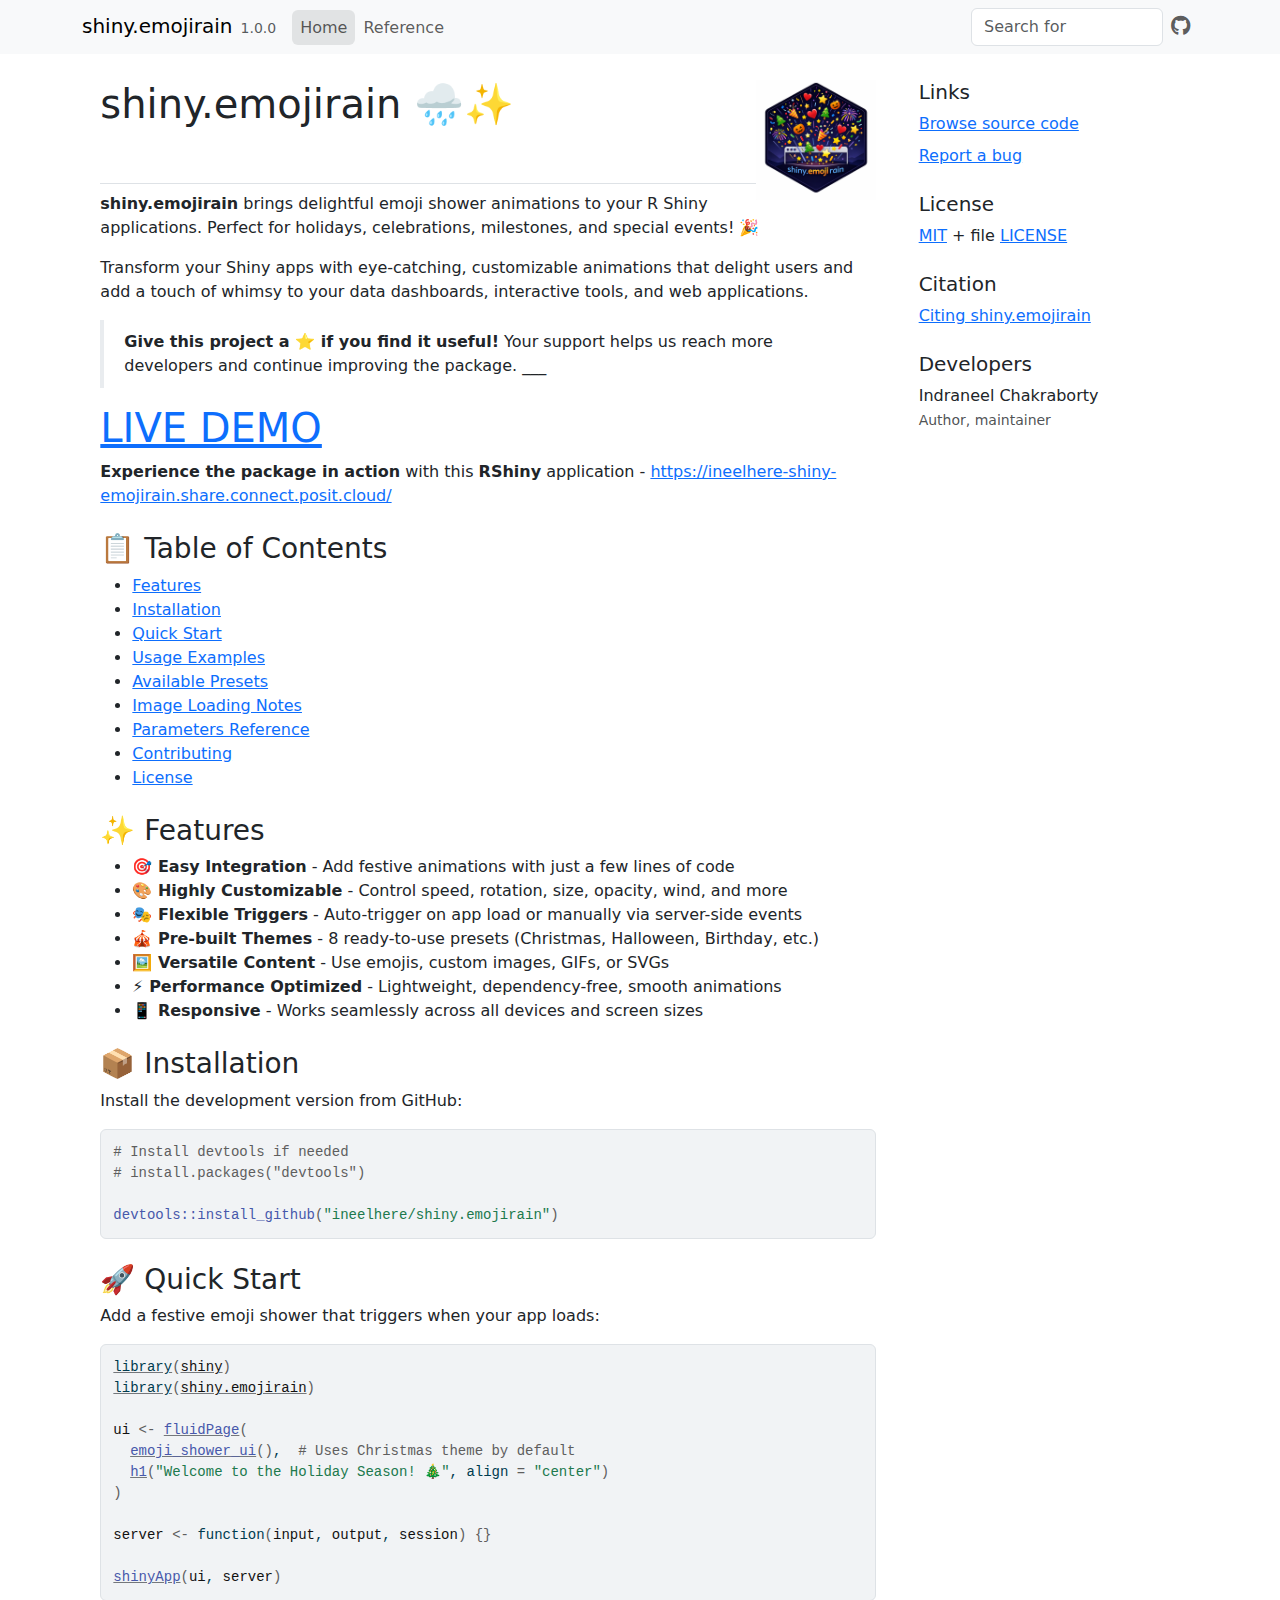
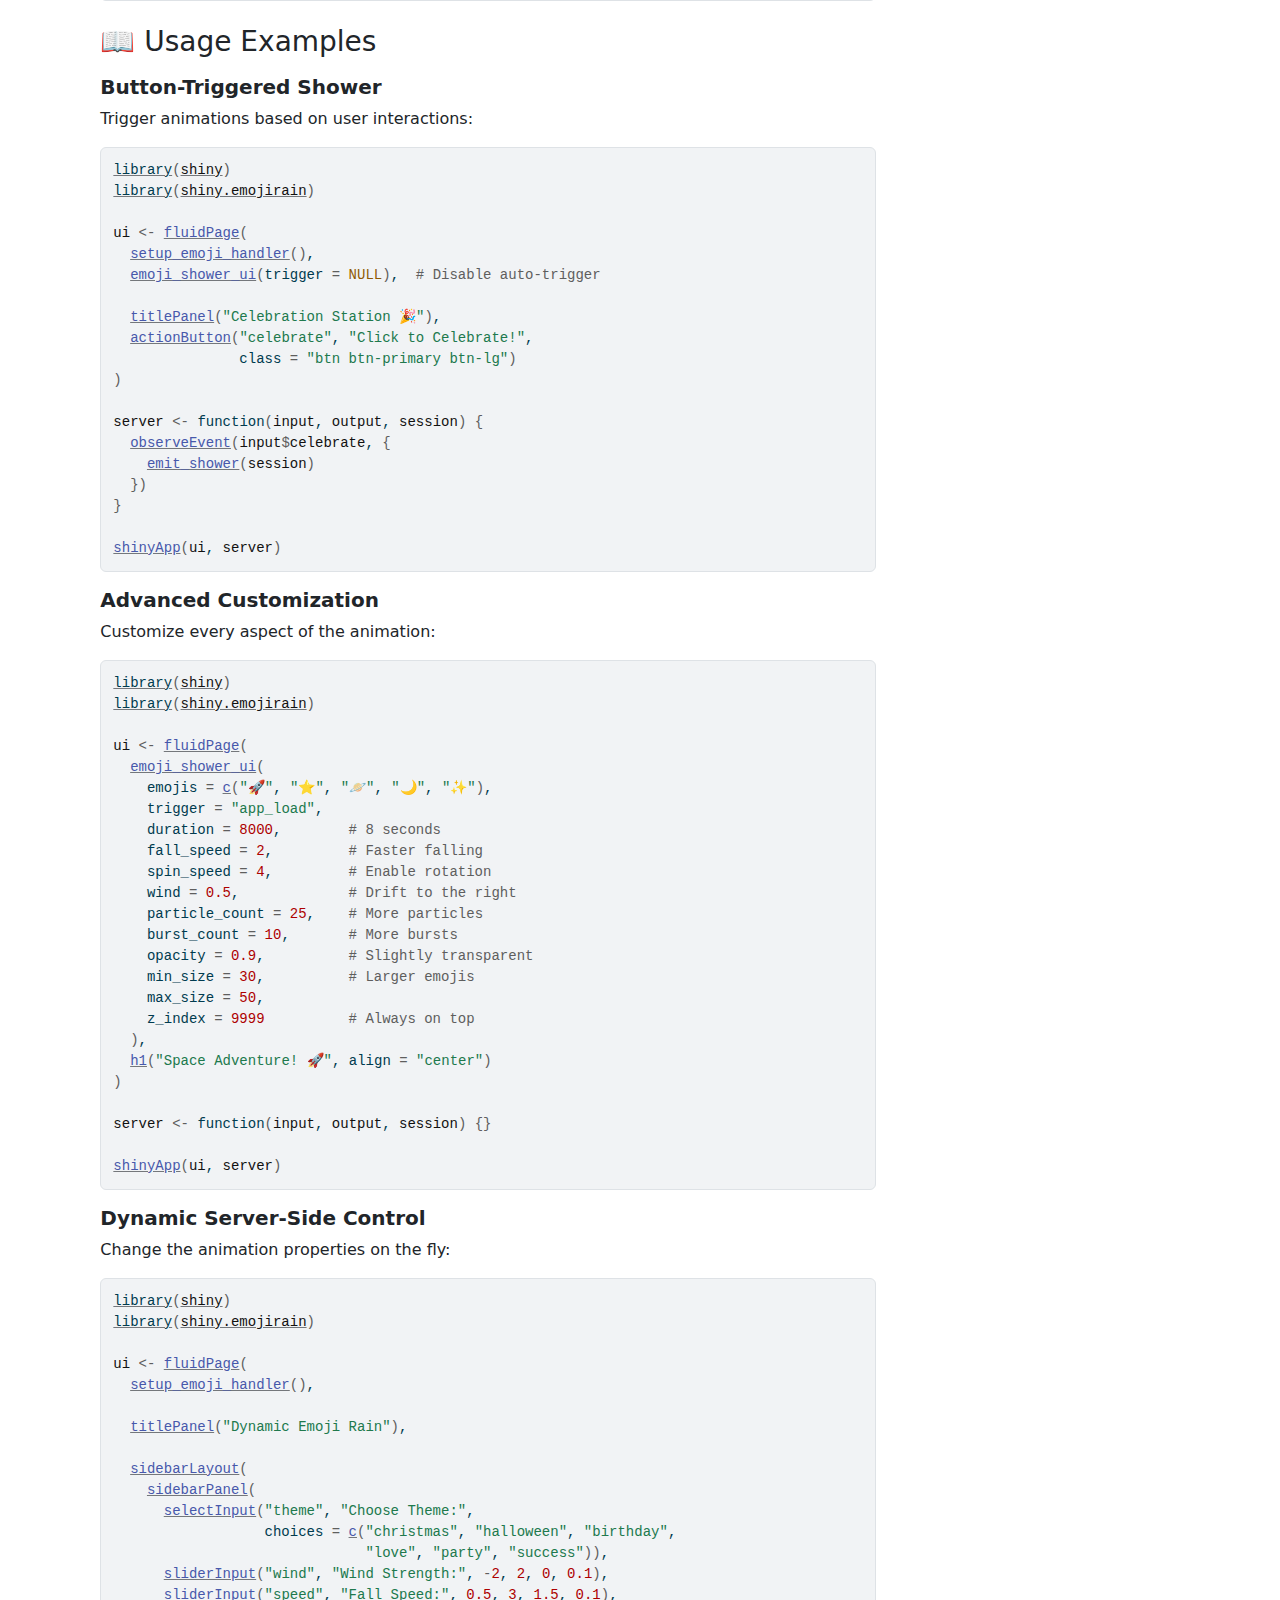
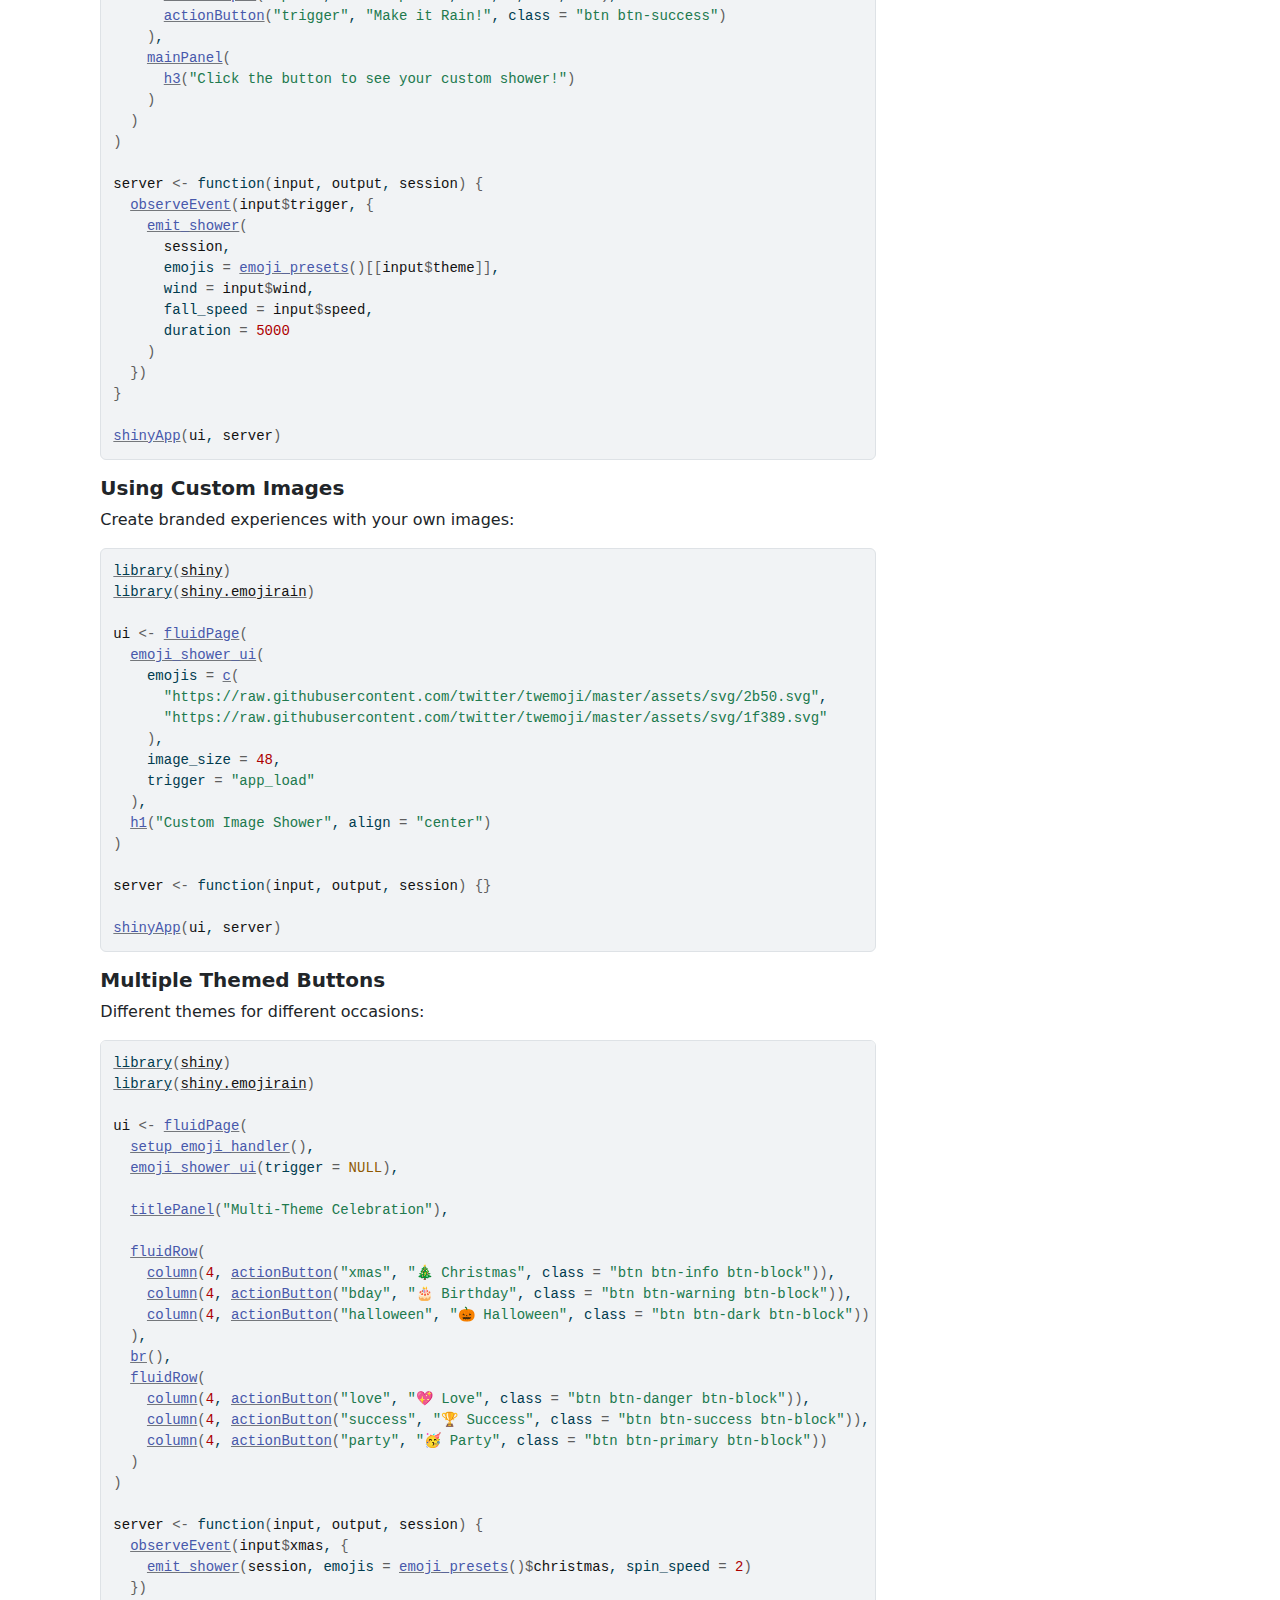
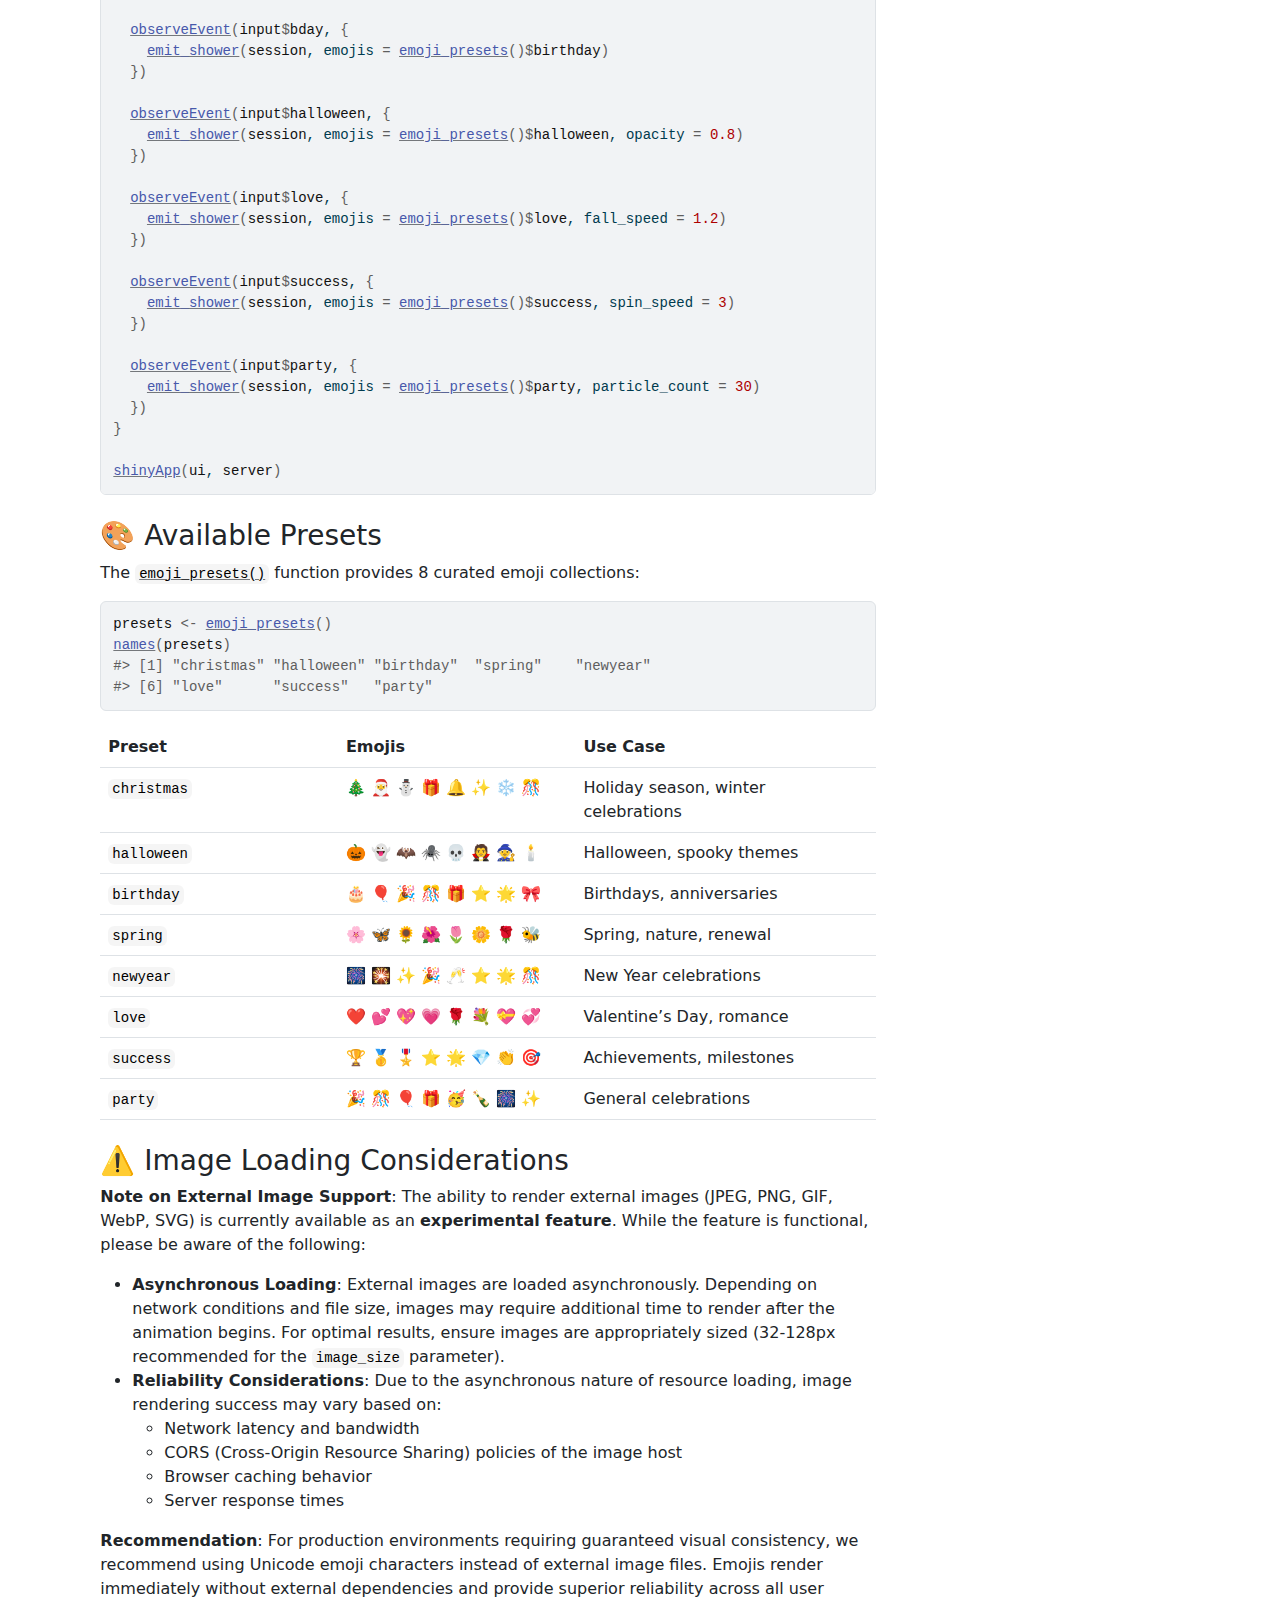
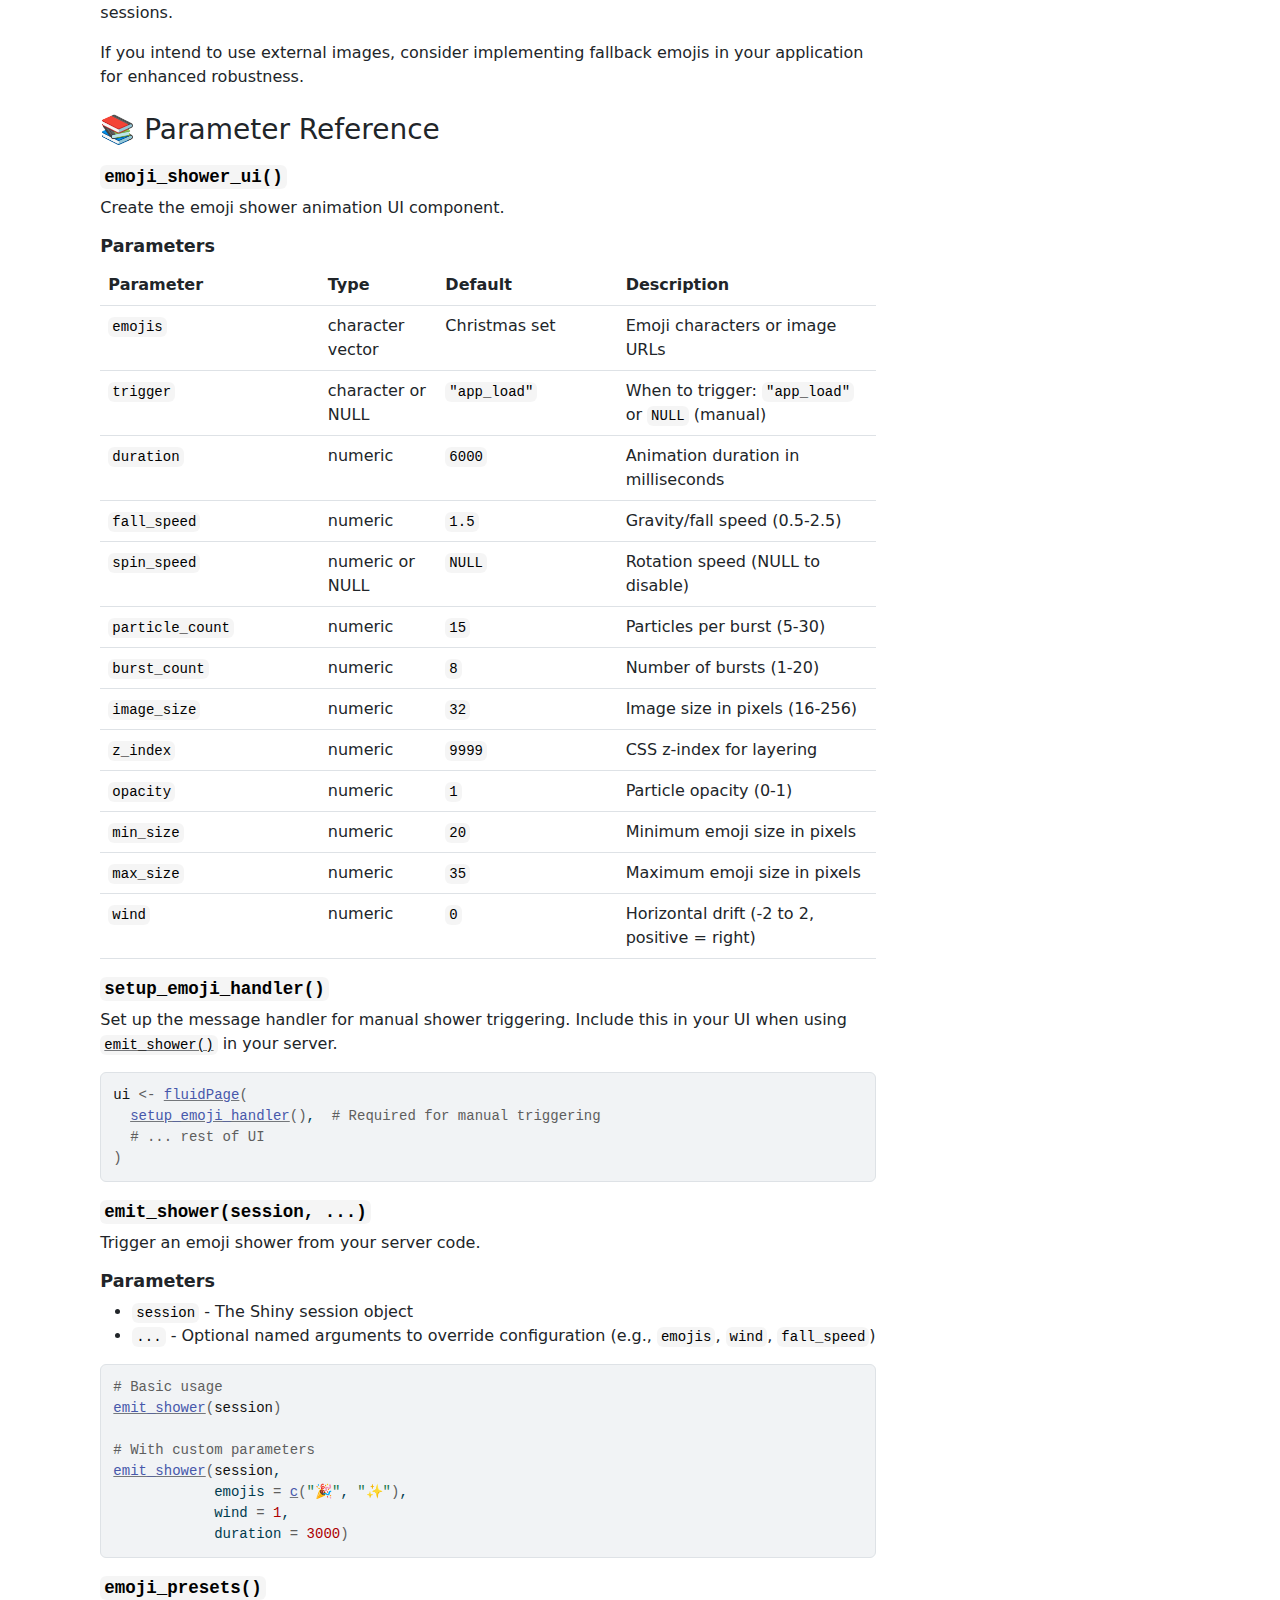
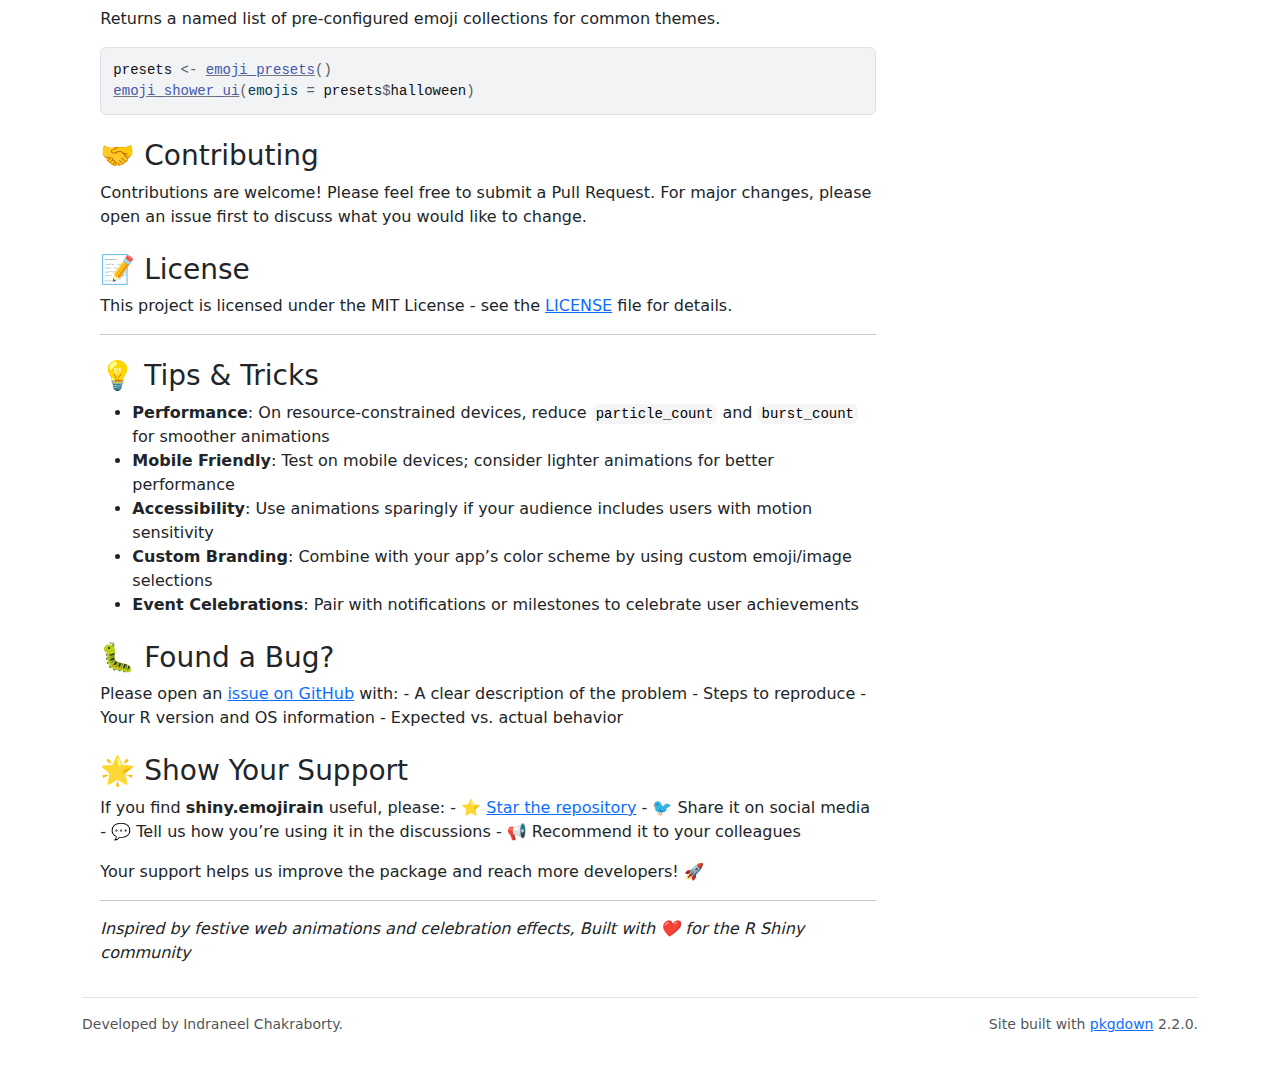
<file: index.html>
<!DOCTYPE html>
<!-- Generated by pkgdown: do not edit by hand --><html lang="en">
<head>
<meta http-equiv="Content-Type" content="text/html; charset=UTF-8">
<meta charset="utf-8">
<meta http-equiv="X-UA-Compatible" content="IE=edge">
<meta name="viewport" content="width=device-width, initial-scale=1, shrink-to-fit=no">
<title>EmojiRain - Festive Emoji/Image Showers for Shiny Apps • shiny.emojirain</title>
<!-- favicons --><link rel="icon" type="image/png" sizes="96x96" href="favicon-96x96.png">
<link rel="icon" type="”image/svg+xml”" href="favicon.svg">
<link rel="apple-touch-icon" sizes="180x180" href="apple-touch-icon.png">
<link rel="icon" sizes="any" href="favicon.ico">
<link rel="manifest" href="site.webmanifest">
<script src="deps/jquery-3.6.0/jquery-3.6.0.min.js"></script><meta name="viewport" content="width=device-width, initial-scale=1, shrink-to-fit=no">
<link href="deps/bootstrap-5.3.1/bootstrap.min.css" rel="stylesheet">
<script src="deps/bootstrap-5.3.1/bootstrap.bundle.min.js"></script><link href="deps/font-awesome-6.5.2/css/all.min.css" rel="stylesheet">
<link href="deps/font-awesome-6.5.2/css/v4-shims.min.css" rel="stylesheet">
<script src="deps/headroom-0.11.0/headroom.min.js"></script><script src="deps/headroom-0.11.0/jQuery.headroom.min.js"></script><script src="deps/bootstrap-toc-1.0.1/bootstrap-toc.min.js"></script><script src="deps/clipboard.js-2.0.11/clipboard.min.js"></script><script src="deps/search-1.0.0/autocomplete.jquery.min.js"></script><script src="deps/search-1.0.0/fuse.min.js"></script><script src="deps/search-1.0.0/mark.min.js"></script><!-- pkgdown --><script src="pkgdown.js"></script><meta property="og:title" content="EmojiRain - Festive Emoji/Image Showers for Shiny Apps">
<meta name="description" content="A lightweight R package for adding delightful emoji and image rain animations to Shiny applications.">
<meta property="og:description" content="A lightweight R package for adding delightful emoji and image rain animations to Shiny applications.">
<meta property="og:image" content="https://ineelhere.github.io/shiny.emojirain/logo.png">
</head>
<body>
    <a href="#main" class="visually-hidden-focusable">Skip to contents</a>


    <nav class="navbar navbar-expand-lg fixed-top bg-light" data-bs-theme="light" aria-label="Site navigation"><div class="container">

    <a class="navbar-brand me-2" href="index.html">shiny.emojirain</a>

    <small class="nav-text text-muted me-auto" data-bs-toggle="tooltip" data-bs-placement="bottom" title="Released version">1.0.0</small>


    <button class="navbar-toggler" type="button" data-bs-toggle="collapse" data-bs-target="#navbar" aria-controls="navbar" aria-expanded="false" aria-label="Toggle navigation">
      <span class="navbar-toggler-icon"></span>
    </button>

    <div id="navbar" class="collapse navbar-collapse ms-3">
      <ul class="navbar-nav me-auto">
<li class="active nav-item"><a class="nav-link" href="index.html">Home</a></li>
<li class="nav-item"><a class="nav-link" href="reference/index.html">Reference</a></li>
      </ul>
<ul class="navbar-nav">
<li class="nav-item"><form class="form-inline" role="search">
 <input class="form-control" type="search" name="search-input" id="search-input" autocomplete="off" aria-label="Search site" placeholder="Search for" data-search-index="search.json">
</form></li>
<li class="nav-item"><a class="external-link nav-link" href="https://github.com/ineelhere/shiny.emojirain/" aria-label="GitHub"><span class="fa fab fa-github fa-lg"></span></a></li>
      </ul>
</div>


  </div>
</nav><div class="container template-home">
<div class="row">
  <main id="main" class="col-md-9"><div class="section level1">
<div class="page-header">
<img src="logo.png" class="logo" alt=""><h1 id="shinyemojirain-️">shiny.emojirain 🌧️✨<a class="anchor" aria-label="anchor" href="#shinyemojirain-%EF%B8%8F"></a>
</h1>
</div>
<!-- badges: start -->

<p><strong>shiny.emojirain</strong> brings delightful emoji shower animations to your R Shiny applications. Perfect for holidays, celebrations, milestones, and special events! 🎉</p>
<p>Transform your Shiny apps with eye-catching, customizable animations that delight users and add a touch of whimsy to your data dashboards, interactive tools, and web applications.</p>
<blockquote>
<p><strong>Give this project a ⭐ if you find it useful!</strong> Your support helps us reach more developers and continue improving the package. ___</p>
</blockquote>
</div>
<div class="section level1">
<h1 id="live-demo">
<a href="ttps://ineelhere-shiny-emojirain.share.connect.posit.cloud/">LIVE DEMO</a><a class="anchor" aria-label="anchor" href="#live-demo"></a>
</h1>
<p><strong>Experience the package in action</strong> with this <strong>RShiny</strong> application - <a href="https://ineelhere-shiny-emojirain.share.connect.posit.cloud/" class="external-link uri">https://ineelhere-shiny-emojirain.share.connect.posit.cloud/</a></p>
<div class="section level2">
<h2 id="id_-table-of-contents">📋 Table of Contents<a class="anchor" aria-label="anchor" href="#id_-table-of-contents"></a>
</h2>
<ul>
<li><a href="#id_-features">Features</a></li>
<li><a href="#id_-installation">Installation</a></li>
<li><a href="#id_-quick-start">Quick Start</a></li>
<li><a href="#id_-usage-examples">Usage Examples</a></li>
<li><a href="#id_-available-presets">Available Presets</a></li>
<li><a href="#id_%EF%B8%8F-image-loading-considerations">Image Loading Notes</a></li>
<li><a href="#id_-api-reference">Parameters Reference</a></li>
<li><a href="#id_-contributing">Contributing</a></li>
<li><a href="#id_-license">License</a></li>
</ul>
</div>
<div class="section level2">
<h2 id="id_-features">✨ Features<a class="anchor" aria-label="anchor" href="#id_-features"></a>
</h2>
<ul>
<li>
<strong>🎯 Easy Integration</strong> - Add festive animations with just a few lines of code</li>
<li>
<strong>🎨 Highly Customizable</strong> - Control speed, rotation, size, opacity, wind, and more</li>
<li>
<strong>🎭 Flexible Triggers</strong> - Auto-trigger on app load or manually via server-side events</li>
<li>
<strong>🎪 Pre-built Themes</strong> - 8 ready-to-use presets (Christmas, Halloween, Birthday, etc.)</li>
<li>
<strong>🖼️ Versatile Content</strong> - Use emojis, custom images, GIFs, or SVGs</li>
<li>
<strong>⚡ Performance Optimized</strong> - Lightweight, dependency-free, smooth animations</li>
<li>
<strong>📱 Responsive</strong> - Works seamlessly across all devices and screen sizes</li>
</ul>
</div>
<div class="section level2">
<h2 id="id_-installation">📦 Installation<a class="anchor" aria-label="anchor" href="#id_-installation"></a>
</h2>
<p>Install the development version from GitHub:</p>
<div class="sourceCode" id="cb1"><pre class="downlit sourceCode r">
<code class="sourceCode R"><span><span class="co"># Install devtools if needed</span></span>
<span><span class="co"># install.packages("devtools")</span></span>
<span></span>
<span><span class="fu">devtools</span><span class="fu">::</span><span class="fu">install_github</span><span class="op">(</span><span class="st">"ineelhere/shiny.emojirain"</span><span class="op">)</span></span></code></pre></div>
</div>
<div class="section level2">
<h2 id="id_-quick-start">🚀 Quick Start<a class="anchor" aria-label="anchor" href="#id_-quick-start"></a>
</h2>
<p>Add a festive emoji shower that triggers when your app loads:</p>
<div class="sourceCode" id="cb2"><pre class="downlit sourceCode r">
<code class="sourceCode R"><span><span class="kw"><a href="https://rdrr.io/r/base/library.html" class="external-link">library</a></span><span class="op">(</span><span class="va"><a href="https://shiny.posit.co/" class="external-link">shiny</a></span><span class="op">)</span></span>
<span><span class="kw"><a href="https://rdrr.io/r/base/library.html" class="external-link">library</a></span><span class="op">(</span><span class="va"><a href="https://github.com/ineelhere/shiny.emojirain" class="external-link">shiny.emojirain</a></span><span class="op">)</span></span>
<span></span>
<span><span class="va">ui</span> <span class="op">&lt;-</span> <span class="fu"><a href="https://rdrr.io/pkg/shiny/man/fluidPage.html" class="external-link">fluidPage</a></span><span class="op">(</span></span>
<span>  <span class="fu"><a href="reference/emoji_shower_ui.html">emoji_shower_ui</a></span><span class="op">(</span><span class="op">)</span>,  <span class="co"># Uses Christmas theme by default</span></span>
<span>  <span class="fu"><a href="https://rstudio.github.io/htmltools/reference/builder.html" class="external-link">h1</a></span><span class="op">(</span><span class="st">"Welcome to the Holiday Season! 🎄"</span>, align <span class="op">=</span> <span class="st">"center"</span><span class="op">)</span></span>
<span><span class="op">)</span></span>
<span></span>
<span><span class="va">server</span> <span class="op">&lt;-</span> <span class="kw">function</span><span class="op">(</span><span class="va">input</span>, <span class="va">output</span>, <span class="va">session</span><span class="op">)</span> <span class="op">{</span><span class="op">}</span></span>
<span></span>
<span><span class="fu"><a href="https://rdrr.io/pkg/shiny/man/shinyApp.html" class="external-link">shinyApp</a></span><span class="op">(</span><span class="va">ui</span>, <span class="va">server</span><span class="op">)</span></span></code></pre></div>
</div>
<div class="section level2">
<h2 id="id_-usage-examples">📖 Usage Examples<a class="anchor" aria-label="anchor" href="#id_-usage-examples"></a>
</h2>
<div class="section level3">
<h3 id="button-triggered-shower">Button-Triggered Shower<a class="anchor" aria-label="anchor" href="#button-triggered-shower"></a>
</h3>
<p>Trigger animations based on user interactions:</p>
<div class="sourceCode" id="cb3"><pre class="downlit sourceCode r">
<code class="sourceCode R"><span><span class="kw"><a href="https://rdrr.io/r/base/library.html" class="external-link">library</a></span><span class="op">(</span><span class="va"><a href="https://shiny.posit.co/" class="external-link">shiny</a></span><span class="op">)</span></span>
<span><span class="kw"><a href="https://rdrr.io/r/base/library.html" class="external-link">library</a></span><span class="op">(</span><span class="va"><a href="https://github.com/ineelhere/shiny.emojirain" class="external-link">shiny.emojirain</a></span><span class="op">)</span></span>
<span></span>
<span><span class="va">ui</span> <span class="op">&lt;-</span> <span class="fu"><a href="https://rdrr.io/pkg/shiny/man/fluidPage.html" class="external-link">fluidPage</a></span><span class="op">(</span></span>
<span>  <span class="fu"><a href="reference/setup_emoji_handler.html">setup_emoji_handler</a></span><span class="op">(</span><span class="op">)</span>,</span>
<span>  <span class="fu"><a href="reference/emoji_shower_ui.html">emoji_shower_ui</a></span><span class="op">(</span>trigger <span class="op">=</span> <span class="cn">NULL</span><span class="op">)</span>,  <span class="co"># Disable auto-trigger</span></span>
<span>  </span>
<span>  <span class="fu"><a href="https://rdrr.io/pkg/shiny/man/titlePanel.html" class="external-link">titlePanel</a></span><span class="op">(</span><span class="st">"Celebration Station 🎉"</span><span class="op">)</span>,</span>
<span>  <span class="fu"><a href="https://rdrr.io/pkg/shiny/man/actionButton.html" class="external-link">actionButton</a></span><span class="op">(</span><span class="st">"celebrate"</span>, <span class="st">"Click to Celebrate!"</span>, </span>
<span>               class <span class="op">=</span> <span class="st">"btn btn-primary btn-lg"</span><span class="op">)</span></span>
<span><span class="op">)</span></span>
<span></span>
<span><span class="va">server</span> <span class="op">&lt;-</span> <span class="kw">function</span><span class="op">(</span><span class="va">input</span>, <span class="va">output</span>, <span class="va">session</span><span class="op">)</span> <span class="op">{</span></span>
<span>  <span class="fu"><a href="https://rdrr.io/pkg/shiny/man/observeEvent.html" class="external-link">observeEvent</a></span><span class="op">(</span><span class="va">input</span><span class="op">$</span><span class="va">celebrate</span>, <span class="op">{</span></span>
<span>    <span class="fu"><a href="reference/emit_shower.html">emit_shower</a></span><span class="op">(</span><span class="va">session</span><span class="op">)</span></span>
<span>  <span class="op">}</span><span class="op">)</span></span>
<span><span class="op">}</span></span>
<span></span>
<span><span class="fu"><a href="https://rdrr.io/pkg/shiny/man/shinyApp.html" class="external-link">shinyApp</a></span><span class="op">(</span><span class="va">ui</span>, <span class="va">server</span><span class="op">)</span></span></code></pre></div>
</div>
<div class="section level3">
<h3 id="advanced-customization">Advanced Customization<a class="anchor" aria-label="anchor" href="#advanced-customization"></a>
</h3>
<p>Customize every aspect of the animation:</p>
<div class="sourceCode" id="cb4"><pre class="downlit sourceCode r">
<code class="sourceCode R"><span><span class="kw"><a href="https://rdrr.io/r/base/library.html" class="external-link">library</a></span><span class="op">(</span><span class="va"><a href="https://shiny.posit.co/" class="external-link">shiny</a></span><span class="op">)</span></span>
<span><span class="kw"><a href="https://rdrr.io/r/base/library.html" class="external-link">library</a></span><span class="op">(</span><span class="va"><a href="https://github.com/ineelhere/shiny.emojirain" class="external-link">shiny.emojirain</a></span><span class="op">)</span></span>
<span></span>
<span><span class="va">ui</span> <span class="op">&lt;-</span> <span class="fu"><a href="https://rdrr.io/pkg/shiny/man/fluidPage.html" class="external-link">fluidPage</a></span><span class="op">(</span></span>
<span>  <span class="fu"><a href="reference/emoji_shower_ui.html">emoji_shower_ui</a></span><span class="op">(</span></span>
<span>    emojis <span class="op">=</span> <span class="fu"><a href="https://rdrr.io/r/base/c.html" class="external-link">c</a></span><span class="op">(</span><span class="st">"🚀"</span>, <span class="st">"⭐"</span>, <span class="st">"🪐"</span>, <span class="st">"🌙"</span>, <span class="st">"✨"</span><span class="op">)</span>,</span>
<span>    trigger <span class="op">=</span> <span class="st">"app_load"</span>,</span>
<span>    duration <span class="op">=</span> <span class="fl">8000</span>,        <span class="co"># 8 seconds</span></span>
<span>    fall_speed <span class="op">=</span> <span class="fl">2</span>,         <span class="co"># Faster falling</span></span>
<span>    spin_speed <span class="op">=</span> <span class="fl">4</span>,         <span class="co"># Enable rotation</span></span>
<span>    wind <span class="op">=</span> <span class="fl">0.5</span>,             <span class="co"># Drift to the right</span></span>
<span>    particle_count <span class="op">=</span> <span class="fl">25</span>,    <span class="co"># More particles</span></span>
<span>    burst_count <span class="op">=</span> <span class="fl">10</span>,       <span class="co"># More bursts</span></span>
<span>    opacity <span class="op">=</span> <span class="fl">0.9</span>,          <span class="co"># Slightly transparent</span></span>
<span>    min_size <span class="op">=</span> <span class="fl">30</span>,          <span class="co"># Larger emojis</span></span>
<span>    max_size <span class="op">=</span> <span class="fl">50</span>,</span>
<span>    z_index <span class="op">=</span> <span class="fl">9999</span>          <span class="co"># Always on top</span></span>
<span>  <span class="op">)</span>,</span>
<span>  <span class="fu"><a href="https://rstudio.github.io/htmltools/reference/builder.html" class="external-link">h1</a></span><span class="op">(</span><span class="st">"Space Adventure! 🚀"</span>, align <span class="op">=</span> <span class="st">"center"</span><span class="op">)</span></span>
<span><span class="op">)</span></span>
<span></span>
<span><span class="va">server</span> <span class="op">&lt;-</span> <span class="kw">function</span><span class="op">(</span><span class="va">input</span>, <span class="va">output</span>, <span class="va">session</span><span class="op">)</span> <span class="op">{</span><span class="op">}</span></span>
<span></span>
<span><span class="fu"><a href="https://rdrr.io/pkg/shiny/man/shinyApp.html" class="external-link">shinyApp</a></span><span class="op">(</span><span class="va">ui</span>, <span class="va">server</span><span class="op">)</span></span></code></pre></div>
</div>
<div class="section level3">
<h3 id="dynamic-server-side-control">Dynamic Server-Side Control<a class="anchor" aria-label="anchor" href="#dynamic-server-side-control"></a>
</h3>
<p>Change the animation properties on the fly:</p>
<div class="sourceCode" id="cb5"><pre class="downlit sourceCode r">
<code class="sourceCode R"><span><span class="kw"><a href="https://rdrr.io/r/base/library.html" class="external-link">library</a></span><span class="op">(</span><span class="va"><a href="https://shiny.posit.co/" class="external-link">shiny</a></span><span class="op">)</span></span>
<span><span class="kw"><a href="https://rdrr.io/r/base/library.html" class="external-link">library</a></span><span class="op">(</span><span class="va"><a href="https://github.com/ineelhere/shiny.emojirain" class="external-link">shiny.emojirain</a></span><span class="op">)</span></span>
<span></span>
<span><span class="va">ui</span> <span class="op">&lt;-</span> <span class="fu"><a href="https://rdrr.io/pkg/shiny/man/fluidPage.html" class="external-link">fluidPage</a></span><span class="op">(</span></span>
<span>  <span class="fu"><a href="reference/setup_emoji_handler.html">setup_emoji_handler</a></span><span class="op">(</span><span class="op">)</span>,</span>
<span>  </span>
<span>  <span class="fu"><a href="https://rdrr.io/pkg/shiny/man/titlePanel.html" class="external-link">titlePanel</a></span><span class="op">(</span><span class="st">"Dynamic Emoji Rain"</span><span class="op">)</span>,</span>
<span>  </span>
<span>  <span class="fu"><a href="https://rdrr.io/pkg/shiny/man/sidebarLayout.html" class="external-link">sidebarLayout</a></span><span class="op">(</span></span>
<span>    <span class="fu"><a href="https://rdrr.io/pkg/shiny/man/sidebarLayout.html" class="external-link">sidebarPanel</a></span><span class="op">(</span></span>
<span>      <span class="fu"><a href="https://rdrr.io/pkg/shiny/man/selectInput.html" class="external-link">selectInput</a></span><span class="op">(</span><span class="st">"theme"</span>, <span class="st">"Choose Theme:"</span>,</span>
<span>                  choices <span class="op">=</span> <span class="fu"><a href="https://rdrr.io/r/base/c.html" class="external-link">c</a></span><span class="op">(</span><span class="st">"christmas"</span>, <span class="st">"halloween"</span>, <span class="st">"birthday"</span>, </span>
<span>                              <span class="st">"love"</span>, <span class="st">"party"</span>, <span class="st">"success"</span><span class="op">)</span><span class="op">)</span>,</span>
<span>      <span class="fu"><a href="https://rdrr.io/pkg/shiny/man/sliderInput.html" class="external-link">sliderInput</a></span><span class="op">(</span><span class="st">"wind"</span>, <span class="st">"Wind Strength:"</span>, <span class="op">-</span><span class="fl">2</span>, <span class="fl">2</span>, <span class="fl">0</span>, <span class="fl">0.1</span><span class="op">)</span>,</span>
<span>      <span class="fu"><a href="https://rdrr.io/pkg/shiny/man/sliderInput.html" class="external-link">sliderInput</a></span><span class="op">(</span><span class="st">"speed"</span>, <span class="st">"Fall Speed:"</span>, <span class="fl">0.5</span>, <span class="fl">3</span>, <span class="fl">1.5</span>, <span class="fl">0.1</span><span class="op">)</span>,</span>
<span>      <span class="fu"><a href="https://rdrr.io/pkg/shiny/man/actionButton.html" class="external-link">actionButton</a></span><span class="op">(</span><span class="st">"trigger"</span>, <span class="st">"Make it Rain!"</span>, class <span class="op">=</span> <span class="st">"btn btn-success"</span><span class="op">)</span></span>
<span>    <span class="op">)</span>,</span>
<span>    <span class="fu"><a href="https://rdrr.io/pkg/shiny/man/sidebarLayout.html" class="external-link">mainPanel</a></span><span class="op">(</span></span>
<span>      <span class="fu"><a href="https://rstudio.github.io/htmltools/reference/builder.html" class="external-link">h3</a></span><span class="op">(</span><span class="st">"Click the button to see your custom shower!"</span><span class="op">)</span></span>
<span>    <span class="op">)</span></span>
<span>  <span class="op">)</span></span>
<span><span class="op">)</span></span>
<span></span>
<span><span class="va">server</span> <span class="op">&lt;-</span> <span class="kw">function</span><span class="op">(</span><span class="va">input</span>, <span class="va">output</span>, <span class="va">session</span><span class="op">)</span> <span class="op">{</span></span>
<span>  <span class="fu"><a href="https://rdrr.io/pkg/shiny/man/observeEvent.html" class="external-link">observeEvent</a></span><span class="op">(</span><span class="va">input</span><span class="op">$</span><span class="va">trigger</span>, <span class="op">{</span></span>
<span>    <span class="fu"><a href="reference/emit_shower.html">emit_shower</a></span><span class="op">(</span></span>
<span>      <span class="va">session</span>,</span>
<span>      emojis <span class="op">=</span> <span class="fu"><a href="reference/emoji_presets.html">emoji_presets</a></span><span class="op">(</span><span class="op">)</span><span class="op">[[</span><span class="va">input</span><span class="op">$</span><span class="va">theme</span><span class="op">]</span><span class="op">]</span>,</span>
<span>      wind <span class="op">=</span> <span class="va">input</span><span class="op">$</span><span class="va">wind</span>,</span>
<span>      fall_speed <span class="op">=</span> <span class="va">input</span><span class="op">$</span><span class="va">speed</span>,</span>
<span>      duration <span class="op">=</span> <span class="fl">5000</span></span>
<span>    <span class="op">)</span></span>
<span>  <span class="op">}</span><span class="op">)</span></span>
<span><span class="op">}</span></span>
<span></span>
<span><span class="fu"><a href="https://rdrr.io/pkg/shiny/man/shinyApp.html" class="external-link">shinyApp</a></span><span class="op">(</span><span class="va">ui</span>, <span class="va">server</span><span class="op">)</span></span></code></pre></div>
</div>
<div class="section level3">
<h3 id="using-custom-images">Using Custom Images<a class="anchor" aria-label="anchor" href="#using-custom-images"></a>
</h3>
<p>Create branded experiences with your own images:</p>
<div class="sourceCode" id="cb6"><pre class="downlit sourceCode r">
<code class="sourceCode R"><span><span class="kw"><a href="https://rdrr.io/r/base/library.html" class="external-link">library</a></span><span class="op">(</span><span class="va"><a href="https://shiny.posit.co/" class="external-link">shiny</a></span><span class="op">)</span></span>
<span><span class="kw"><a href="https://rdrr.io/r/base/library.html" class="external-link">library</a></span><span class="op">(</span><span class="va"><a href="https://github.com/ineelhere/shiny.emojirain" class="external-link">shiny.emojirain</a></span><span class="op">)</span></span>
<span></span>
<span><span class="va">ui</span> <span class="op">&lt;-</span> <span class="fu"><a href="https://rdrr.io/pkg/shiny/man/fluidPage.html" class="external-link">fluidPage</a></span><span class="op">(</span></span>
<span>  <span class="fu"><a href="reference/emoji_shower_ui.html">emoji_shower_ui</a></span><span class="op">(</span></span>
<span>    emojis <span class="op">=</span> <span class="fu"><a href="https://rdrr.io/r/base/c.html" class="external-link">c</a></span><span class="op">(</span></span>
<span>      <span class="st">"https://raw.githubusercontent.com/twitter/twemoji/master/assets/svg/2b50.svg"</span>,</span>
<span>      <span class="st">"https://raw.githubusercontent.com/twitter/twemoji/master/assets/svg/1f389.svg"</span></span>
<span>    <span class="op">)</span>,</span>
<span>    image_size <span class="op">=</span> <span class="fl">48</span>,</span>
<span>    trigger <span class="op">=</span> <span class="st">"app_load"</span></span>
<span>  <span class="op">)</span>,</span>
<span>  <span class="fu"><a href="https://rstudio.github.io/htmltools/reference/builder.html" class="external-link">h1</a></span><span class="op">(</span><span class="st">"Custom Image Shower"</span>, align <span class="op">=</span> <span class="st">"center"</span><span class="op">)</span></span>
<span><span class="op">)</span></span>
<span></span>
<span><span class="va">server</span> <span class="op">&lt;-</span> <span class="kw">function</span><span class="op">(</span><span class="va">input</span>, <span class="va">output</span>, <span class="va">session</span><span class="op">)</span> <span class="op">{</span><span class="op">}</span></span>
<span></span>
<span><span class="fu"><a href="https://rdrr.io/pkg/shiny/man/shinyApp.html" class="external-link">shinyApp</a></span><span class="op">(</span><span class="va">ui</span>, <span class="va">server</span><span class="op">)</span></span></code></pre></div>
</div>
<div class="section level3">
<h3 id="multiple-themed-buttons">Multiple Themed Buttons<a class="anchor" aria-label="anchor" href="#multiple-themed-buttons"></a>
</h3>
<p>Different themes for different occasions:</p>
<div class="sourceCode" id="cb7"><pre class="downlit sourceCode r">
<code class="sourceCode R"><span><span class="kw"><a href="https://rdrr.io/r/base/library.html" class="external-link">library</a></span><span class="op">(</span><span class="va"><a href="https://shiny.posit.co/" class="external-link">shiny</a></span><span class="op">)</span></span>
<span><span class="kw"><a href="https://rdrr.io/r/base/library.html" class="external-link">library</a></span><span class="op">(</span><span class="va"><a href="https://github.com/ineelhere/shiny.emojirain" class="external-link">shiny.emojirain</a></span><span class="op">)</span></span>
<span></span>
<span><span class="va">ui</span> <span class="op">&lt;-</span> <span class="fu"><a href="https://rdrr.io/pkg/shiny/man/fluidPage.html" class="external-link">fluidPage</a></span><span class="op">(</span></span>
<span>  <span class="fu"><a href="reference/setup_emoji_handler.html">setup_emoji_handler</a></span><span class="op">(</span><span class="op">)</span>,</span>
<span>  <span class="fu"><a href="reference/emoji_shower_ui.html">emoji_shower_ui</a></span><span class="op">(</span>trigger <span class="op">=</span> <span class="cn">NULL</span><span class="op">)</span>,</span>
<span>  </span>
<span>  <span class="fu"><a href="https://rdrr.io/pkg/shiny/man/titlePanel.html" class="external-link">titlePanel</a></span><span class="op">(</span><span class="st">"Multi-Theme Celebration"</span><span class="op">)</span>,</span>
<span>  </span>
<span>  <span class="fu"><a href="https://rdrr.io/pkg/shiny/man/fluidPage.html" class="external-link">fluidRow</a></span><span class="op">(</span></span>
<span>    <span class="fu"><a href="https://rdrr.io/pkg/shiny/man/column.html" class="external-link">column</a></span><span class="op">(</span><span class="fl">4</span>, <span class="fu"><a href="https://rdrr.io/pkg/shiny/man/actionButton.html" class="external-link">actionButton</a></span><span class="op">(</span><span class="st">"xmas"</span>, <span class="st">"🎄 Christmas"</span>, class <span class="op">=</span> <span class="st">"btn btn-info btn-block"</span><span class="op">)</span><span class="op">)</span>,</span>
<span>    <span class="fu"><a href="https://rdrr.io/pkg/shiny/man/column.html" class="external-link">column</a></span><span class="op">(</span><span class="fl">4</span>, <span class="fu"><a href="https://rdrr.io/pkg/shiny/man/actionButton.html" class="external-link">actionButton</a></span><span class="op">(</span><span class="st">"bday"</span>, <span class="st">"🎂 Birthday"</span>, class <span class="op">=</span> <span class="st">"btn btn-warning btn-block"</span><span class="op">)</span><span class="op">)</span>,</span>
<span>    <span class="fu"><a href="https://rdrr.io/pkg/shiny/man/column.html" class="external-link">column</a></span><span class="op">(</span><span class="fl">4</span>, <span class="fu"><a href="https://rdrr.io/pkg/shiny/man/actionButton.html" class="external-link">actionButton</a></span><span class="op">(</span><span class="st">"halloween"</span>, <span class="st">"🎃 Halloween"</span>, class <span class="op">=</span> <span class="st">"btn btn-dark btn-block"</span><span class="op">)</span><span class="op">)</span></span>
<span>  <span class="op">)</span>,</span>
<span>  <span class="fu"><a href="https://rstudio.github.io/htmltools/reference/builder.html" class="external-link">br</a></span><span class="op">(</span><span class="op">)</span>,</span>
<span>  <span class="fu"><a href="https://rdrr.io/pkg/shiny/man/fluidPage.html" class="external-link">fluidRow</a></span><span class="op">(</span></span>
<span>    <span class="fu"><a href="https://rdrr.io/pkg/shiny/man/column.html" class="external-link">column</a></span><span class="op">(</span><span class="fl">4</span>, <span class="fu"><a href="https://rdrr.io/pkg/shiny/man/actionButton.html" class="external-link">actionButton</a></span><span class="op">(</span><span class="st">"love"</span>, <span class="st">"💖 Love"</span>, class <span class="op">=</span> <span class="st">"btn btn-danger btn-block"</span><span class="op">)</span><span class="op">)</span>,</span>
<span>    <span class="fu"><a href="https://rdrr.io/pkg/shiny/man/column.html" class="external-link">column</a></span><span class="op">(</span><span class="fl">4</span>, <span class="fu"><a href="https://rdrr.io/pkg/shiny/man/actionButton.html" class="external-link">actionButton</a></span><span class="op">(</span><span class="st">"success"</span>, <span class="st">"🏆 Success"</span>, class <span class="op">=</span> <span class="st">"btn btn-success btn-block"</span><span class="op">)</span><span class="op">)</span>,</span>
<span>    <span class="fu"><a href="https://rdrr.io/pkg/shiny/man/column.html" class="external-link">column</a></span><span class="op">(</span><span class="fl">4</span>, <span class="fu"><a href="https://rdrr.io/pkg/shiny/man/actionButton.html" class="external-link">actionButton</a></span><span class="op">(</span><span class="st">"party"</span>, <span class="st">"🥳 Party"</span>, class <span class="op">=</span> <span class="st">"btn btn-primary btn-block"</span><span class="op">)</span><span class="op">)</span></span>
<span>  <span class="op">)</span></span>
<span><span class="op">)</span></span>
<span></span>
<span><span class="va">server</span> <span class="op">&lt;-</span> <span class="kw">function</span><span class="op">(</span><span class="va">input</span>, <span class="va">output</span>, <span class="va">session</span><span class="op">)</span> <span class="op">{</span></span>
<span>  <span class="fu"><a href="https://rdrr.io/pkg/shiny/man/observeEvent.html" class="external-link">observeEvent</a></span><span class="op">(</span><span class="va">input</span><span class="op">$</span><span class="va">xmas</span>, <span class="op">{</span></span>
<span>    <span class="fu"><a href="reference/emit_shower.html">emit_shower</a></span><span class="op">(</span><span class="va">session</span>, emojis <span class="op">=</span> <span class="fu"><a href="reference/emoji_presets.html">emoji_presets</a></span><span class="op">(</span><span class="op">)</span><span class="op">$</span><span class="va">christmas</span>, spin_speed <span class="op">=</span> <span class="fl">2</span><span class="op">)</span></span>
<span>  <span class="op">}</span><span class="op">)</span></span>
<span>  </span>
<span>  <span class="fu"><a href="https://rdrr.io/pkg/shiny/man/observeEvent.html" class="external-link">observeEvent</a></span><span class="op">(</span><span class="va">input</span><span class="op">$</span><span class="va">bday</span>, <span class="op">{</span></span>
<span>    <span class="fu"><a href="reference/emit_shower.html">emit_shower</a></span><span class="op">(</span><span class="va">session</span>, emojis <span class="op">=</span> <span class="fu"><a href="reference/emoji_presets.html">emoji_presets</a></span><span class="op">(</span><span class="op">)</span><span class="op">$</span><span class="va">birthday</span><span class="op">)</span></span>
<span>  <span class="op">}</span><span class="op">)</span></span>
<span>  </span>
<span>  <span class="fu"><a href="https://rdrr.io/pkg/shiny/man/observeEvent.html" class="external-link">observeEvent</a></span><span class="op">(</span><span class="va">input</span><span class="op">$</span><span class="va">halloween</span>, <span class="op">{</span></span>
<span>    <span class="fu"><a href="reference/emit_shower.html">emit_shower</a></span><span class="op">(</span><span class="va">session</span>, emojis <span class="op">=</span> <span class="fu"><a href="reference/emoji_presets.html">emoji_presets</a></span><span class="op">(</span><span class="op">)</span><span class="op">$</span><span class="va">halloween</span>, opacity <span class="op">=</span> <span class="fl">0.8</span><span class="op">)</span></span>
<span>  <span class="op">}</span><span class="op">)</span></span>
<span>  </span>
<span>  <span class="fu"><a href="https://rdrr.io/pkg/shiny/man/observeEvent.html" class="external-link">observeEvent</a></span><span class="op">(</span><span class="va">input</span><span class="op">$</span><span class="va">love</span>, <span class="op">{</span></span>
<span>    <span class="fu"><a href="reference/emit_shower.html">emit_shower</a></span><span class="op">(</span><span class="va">session</span>, emojis <span class="op">=</span> <span class="fu"><a href="reference/emoji_presets.html">emoji_presets</a></span><span class="op">(</span><span class="op">)</span><span class="op">$</span><span class="va">love</span>, fall_speed <span class="op">=</span> <span class="fl">1.2</span><span class="op">)</span></span>
<span>  <span class="op">}</span><span class="op">)</span></span>
<span>  </span>
<span>  <span class="fu"><a href="https://rdrr.io/pkg/shiny/man/observeEvent.html" class="external-link">observeEvent</a></span><span class="op">(</span><span class="va">input</span><span class="op">$</span><span class="va">success</span>, <span class="op">{</span></span>
<span>    <span class="fu"><a href="reference/emit_shower.html">emit_shower</a></span><span class="op">(</span><span class="va">session</span>, emojis <span class="op">=</span> <span class="fu"><a href="reference/emoji_presets.html">emoji_presets</a></span><span class="op">(</span><span class="op">)</span><span class="op">$</span><span class="va">success</span>, spin_speed <span class="op">=</span> <span class="fl">3</span><span class="op">)</span></span>
<span>  <span class="op">}</span><span class="op">)</span></span>
<span>  </span>
<span>  <span class="fu"><a href="https://rdrr.io/pkg/shiny/man/observeEvent.html" class="external-link">observeEvent</a></span><span class="op">(</span><span class="va">input</span><span class="op">$</span><span class="va">party</span>, <span class="op">{</span></span>
<span>    <span class="fu"><a href="reference/emit_shower.html">emit_shower</a></span><span class="op">(</span><span class="va">session</span>, emojis <span class="op">=</span> <span class="fu"><a href="reference/emoji_presets.html">emoji_presets</a></span><span class="op">(</span><span class="op">)</span><span class="op">$</span><span class="va">party</span>, particle_count <span class="op">=</span> <span class="fl">30</span><span class="op">)</span></span>
<span>  <span class="op">}</span><span class="op">)</span></span>
<span><span class="op">}</span></span>
<span></span>
<span><span class="fu"><a href="https://rdrr.io/pkg/shiny/man/shinyApp.html" class="external-link">shinyApp</a></span><span class="op">(</span><span class="va">ui</span>, <span class="va">server</span><span class="op">)</span></span></code></pre></div>
</div>
</div>
<div class="section level2">
<h2 id="id_-available-presets">🎨 Available Presets<a class="anchor" aria-label="anchor" href="#id_-available-presets"></a>
</h2>
<p>The <code><a href="reference/emoji_presets.html">emoji_presets()</a></code> function provides 8 curated emoji collections:</p>
<div class="sourceCode" id="cb8"><pre class="downlit sourceCode r">
<code class="sourceCode R"><span><span class="va">presets</span> <span class="op">&lt;-</span> <span class="fu"><a href="reference/emoji_presets.html">emoji_presets</a></span><span class="op">(</span><span class="op">)</span></span>
<span><span class="fu"><a href="https://rdrr.io/r/base/names.html" class="external-link">names</a></span><span class="op">(</span><span class="va">presets</span><span class="op">)</span></span>
<span><span class="co">#&gt; [1] "christmas" "halloween" "birthday"  "spring"    "newyear"  </span></span>
<span><span class="co">#&gt; [6] "love"      "success"   "party"</span></span></code></pre></div>
<table class="table">
<colgroup>
<col width="30%">
<col width="30%">
<col width="38%">
</colgroup>
<thead><tr class="header">
<th align="left">Preset</th>
<th align="left">Emojis</th>
<th align="left">Use Case</th>
</tr></thead>
<tbody>
<tr class="odd">
<td align="left"><code>christmas</code></td>
<td align="left">🎄 🎅 ⛄ 🎁 🔔 ✨ ❄️ 🎊</td>
<td align="left">Holiday season, winter celebrations</td>
</tr>
<tr class="even">
<td align="left"><code>halloween</code></td>
<td align="left">🎃 👻 🦇 🕷️ 💀 🧛 🧙 🕯️</td>
<td align="left">Halloween, spooky themes</td>
</tr>
<tr class="odd">
<td align="left"><code>birthday</code></td>
<td align="left">🎂 🎈 🎉 🎊 🎁 ⭐ 🌟 🎀</td>
<td align="left">Birthdays, anniversaries</td>
</tr>
<tr class="even">
<td align="left"><code>spring</code></td>
<td align="left">🌸 🦋 🌻 🌺 🌷 🌼 🌹 🐝</td>
<td align="left">Spring, nature, renewal</td>
</tr>
<tr class="odd">
<td align="left"><code>newyear</code></td>
<td align="left">🎆 🎇 ✨ 🎉 🥂 ⭐ 🌟 🎊</td>
<td align="left">New Year celebrations</td>
</tr>
<tr class="even">
<td align="left"><code>love</code></td>
<td align="left">❤️ 💕 💖 💗 🌹 💐 💝 💞</td>
<td align="left">Valentine’s Day, romance</td>
</tr>
<tr class="odd">
<td align="left"><code>success</code></td>
<td align="left">🏆 🥇 🎖️ ⭐ 🌟 💎 👏 🎯</td>
<td align="left">Achievements, milestones</td>
</tr>
<tr class="even">
<td align="left"><code>party</code></td>
<td align="left">🎉 🎊 🎈 🎁 🥳 🍾 🎆 ✨</td>
<td align="left">General celebrations</td>
</tr>
</tbody>
</table>
</div>
<div class="section level2">
<h2 id="id_️-image-loading-considerations">⚠️ Image Loading Considerations<a class="anchor" aria-label="anchor" href="#id_%EF%B8%8F-image-loading-considerations"></a>
</h2>
<p><strong>Note on External Image Support</strong>: The ability to render external images (JPEG, PNG, GIF, WebP, SVG) is currently available as an <strong>experimental feature</strong>. While the feature is functional, please be aware of the following:</p>
<ul>
<li>
<strong>Asynchronous Loading</strong>: External images are loaded asynchronously. Depending on network conditions and file size, images may require additional time to render after the animation begins. For optimal results, ensure images are appropriately sized (32-128px recommended for the <code>image_size</code> parameter).</li>
<li>
<strong>Reliability Considerations</strong>: Due to the asynchronous nature of resource loading, image rendering success may vary based on:
<ul>
<li>Network latency and bandwidth</li>
<li>CORS (Cross-Origin Resource Sharing) policies of the image host</li>
<li>Browser caching behavior</li>
<li>Server response times</li>
</ul>
</li>
</ul>
<p><strong>Recommendation</strong>: For production environments requiring guaranteed visual consistency, we recommend using Unicode emoji characters instead of external image files. Emojis render immediately without external dependencies and provide superior reliability across all user sessions.</p>
<p>If you intend to use external images, consider implementing fallback emojis in your application for enhanced robustness.</p>
</div>
<div class="section level2">
<h2 id="id_-parameter-reference">📚 Parameter Reference<a class="anchor" aria-label="anchor" href="#id_-parameter-reference"></a>
</h2>
<div class="section level3">
<h3 id="emoji_shower_ui">
<code>emoji_shower_ui()</code><a class="anchor" aria-label="anchor" href="#emoji_shower_ui"></a>
</h3>
<p>Create the emoji shower animation UI component.</p>
<div class="section level4">
<h4 id="parameters">Parameters<a class="anchor" aria-label="anchor" href="#parameters"></a>
</h4>
<table class="table">
<colgroup>
<col width="28%">
<col width="15%">
<col width="23%">
<col width="33%">
</colgroup>
<thead><tr class="header">
<th align="left">Parameter</th>
<th align="left">Type</th>
<th align="left">Default</th>
<th align="left">Description</th>
</tr></thead>
<tbody>
<tr class="odd">
<td align="left"><code>emojis</code></td>
<td align="left">character vector</td>
<td align="left">Christmas set</td>
<td align="left">Emoji characters or image URLs</td>
</tr>
<tr class="even">
<td align="left"><code>trigger</code></td>
<td align="left">character or NULL</td>
<td align="left"><code>"app_load"</code></td>
<td align="left">When to trigger: <code>"app_load"</code> or <code>NULL</code> (manual)</td>
</tr>
<tr class="odd">
<td align="left"><code>duration</code></td>
<td align="left">numeric</td>
<td align="left"><code>6000</code></td>
<td align="left">Animation duration in milliseconds</td>
</tr>
<tr class="even">
<td align="left"><code>fall_speed</code></td>
<td align="left">numeric</td>
<td align="left"><code>1.5</code></td>
<td align="left">Gravity/fall speed (0.5-2.5)</td>
</tr>
<tr class="odd">
<td align="left"><code>spin_speed</code></td>
<td align="left">numeric or NULL</td>
<td align="left"><code>NULL</code></td>
<td align="left">Rotation speed (NULL to disable)</td>
</tr>
<tr class="even">
<td align="left"><code>particle_count</code></td>
<td align="left">numeric</td>
<td align="left"><code>15</code></td>
<td align="left">Particles per burst (5-30)</td>
</tr>
<tr class="odd">
<td align="left"><code>burst_count</code></td>
<td align="left">numeric</td>
<td align="left"><code>8</code></td>
<td align="left">Number of bursts (1-20)</td>
</tr>
<tr class="even">
<td align="left"><code>image_size</code></td>
<td align="left">numeric</td>
<td align="left"><code>32</code></td>
<td align="left">Image size in pixels (16-256)</td>
</tr>
<tr class="odd">
<td align="left"><code>z_index</code></td>
<td align="left">numeric</td>
<td align="left"><code>9999</code></td>
<td align="left">CSS z-index for layering</td>
</tr>
<tr class="even">
<td align="left"><code>opacity</code></td>
<td align="left">numeric</td>
<td align="left"><code>1</code></td>
<td align="left">Particle opacity (0-1)</td>
</tr>
<tr class="odd">
<td align="left"><code>min_size</code></td>
<td align="left">numeric</td>
<td align="left"><code>20</code></td>
<td align="left">Minimum emoji size in pixels</td>
</tr>
<tr class="even">
<td align="left"><code>max_size</code></td>
<td align="left">numeric</td>
<td align="left"><code>35</code></td>
<td align="left">Maximum emoji size in pixels</td>
</tr>
<tr class="odd">
<td align="left"><code>wind</code></td>
<td align="left">numeric</td>
<td align="left"><code>0</code></td>
<td align="left">Horizontal drift (-2 to 2, positive = right)</td>
</tr>
</tbody>
</table>
</div>
</div>
<div class="section level3">
<h3 id="setup_emoji_handler">
<code>setup_emoji_handler()</code><a class="anchor" aria-label="anchor" href="#setup_emoji_handler"></a>
</h3>
<p>Set up the message handler for manual shower triggering. Include this in your UI when using <code><a href="reference/emit_shower.html">emit_shower()</a></code> in your server.</p>
<div class="sourceCode" id="cb9"><pre class="downlit sourceCode r">
<code class="sourceCode R"><span><span class="va">ui</span> <span class="op">&lt;-</span> <span class="fu"><a href="https://rdrr.io/pkg/shiny/man/fluidPage.html" class="external-link">fluidPage</a></span><span class="op">(</span></span>
<span>  <span class="fu"><a href="reference/setup_emoji_handler.html">setup_emoji_handler</a></span><span class="op">(</span><span class="op">)</span>,  <span class="co"># Required for manual triggering</span></span>
<span>  <span class="co"># ... rest of UI</span></span>
<span><span class="op">)</span></span></code></pre></div>
</div>
<div class="section level3">
<h3 id="emit_showersession-">
<code>emit_shower(session, ...)</code><a class="anchor" aria-label="anchor" href="#emit_showersession-"></a>
</h3>
<p>Trigger an emoji shower from your server code.</p>
<div class="section level4">
<h4 id="parameters-1">Parameters<a class="anchor" aria-label="anchor" href="#parameters-1"></a>
</h4>
<ul>
<li>
<code>session</code> - The Shiny session object</li>
<li>
<code>...</code> - Optional named arguments to override configuration (e.g., <code>emojis</code>, <code>wind</code>, <code>fall_speed</code>)</li>
</ul>
<div class="sourceCode" id="cb10"><pre class="downlit sourceCode r">
<code class="sourceCode R"><span><span class="co"># Basic usage</span></span>
<span><span class="fu"><a href="reference/emit_shower.html">emit_shower</a></span><span class="op">(</span><span class="va">session</span><span class="op">)</span></span>
<span></span>
<span><span class="co"># With custom parameters</span></span>
<span><span class="fu"><a href="reference/emit_shower.html">emit_shower</a></span><span class="op">(</span><span class="va">session</span>, </span>
<span>            emojis <span class="op">=</span> <span class="fu"><a href="https://rdrr.io/r/base/c.html" class="external-link">c</a></span><span class="op">(</span><span class="st">"🎉"</span>, <span class="st">"✨"</span><span class="op">)</span>, </span>
<span>            wind <span class="op">=</span> <span class="fl">1</span>, </span>
<span>            duration <span class="op">=</span> <span class="fl">3000</span><span class="op">)</span></span></code></pre></div>
</div>
</div>
<div class="section level3">
<h3 id="emoji_presets">
<code>emoji_presets()</code><a class="anchor" aria-label="anchor" href="#emoji_presets"></a>
</h3>
<p>Returns a named list of pre-configured emoji collections for common themes.</p>
<div class="sourceCode" id="cb11"><pre class="downlit sourceCode r">
<code class="sourceCode R"><span><span class="va">presets</span> <span class="op">&lt;-</span> <span class="fu"><a href="reference/emoji_presets.html">emoji_presets</a></span><span class="op">(</span><span class="op">)</span></span>
<span><span class="fu"><a href="reference/emoji_shower_ui.html">emoji_shower_ui</a></span><span class="op">(</span>emojis <span class="op">=</span> <span class="va">presets</span><span class="op">$</span><span class="va">halloween</span><span class="op">)</span></span></code></pre></div>
</div>
</div>
<div class="section level2">
<h2 id="id_-contributing">🤝 Contributing<a class="anchor" aria-label="anchor" href="#id_-contributing"></a>
</h2>
<p>Contributions are welcome! Please feel free to submit a Pull Request. For major changes, please open an issue first to discuss what you would like to change.</p>
</div>
<div class="section level2">
<h2 id="id_-license">📝 License<a class="anchor" aria-label="anchor" href="#id_-license"></a>
</h2>
<p>This project is licensed under the MIT License - see the <a href="LICENSE">LICENSE</a> file for details.</p>
<hr>
</div>
<div class="section level2">
<h2 id="id_-tips--tricks">💡 Tips &amp; Tricks<a class="anchor" aria-label="anchor" href="#id_-tips--tricks"></a>
</h2>
<ul>
<li>
<strong>Performance</strong>: On resource-constrained devices, reduce <code>particle_count</code> and <code>burst_count</code> for smoother animations</li>
<li>
<strong>Mobile Friendly</strong>: Test on mobile devices; consider lighter animations for better performance</li>
<li>
<strong>Accessibility</strong>: Use animations sparingly if your audience includes users with motion sensitivity</li>
<li>
<strong>Custom Branding</strong>: Combine with your app’s color scheme by using custom emoji/image selections</li>
<li>
<strong>Event Celebrations</strong>: Pair with notifications or milestones to celebrate user achievements</li>
</ul>
</div>
<div class="section level2">
<h2 id="id_-found-a-bug">🐛 Found a Bug?<a class="anchor" aria-label="anchor" href="#id_-found-a-bug"></a>
</h2>
<p>Please open an <a href="https://github.com/ineelhere/shiny.emojirain/issues" class="external-link">issue on GitHub</a> with: - A clear description of the problem - Steps to reproduce - Your R version and OS information - Expected vs. actual behavior</p>
</div>
<div class="section level2">
<h2 id="id_-show-your-support">🌟 Show Your Support<a class="anchor" aria-label="anchor" href="#id_-show-your-support"></a>
</h2>
<p>If you find <strong>shiny.emojirain</strong> useful, please: - ⭐ <a href="https://github.com/ineelhere/shiny.emojirain" class="external-link">Star the repository</a> - 🐦 Share it on social media - 💬 Tell us how you’re using it in the discussions - 📢 Recommend it to your colleagues</p>
<p>Your support helps us improve the package and reach more developers! 🚀</p>
<hr>
<p><em>Inspired by festive web animations and celebration effects, Built with ❤️ for the R Shiny community</em></p>
</div>
</div>

  </main><aside class="col-md-3"><div class="links">
<h2 data-toc-skip>Links</h2>
<ul class="list-unstyled">
<li><a href="https://github.com/ineelhere/shiny.emojirain/" class="external-link">Browse source code</a></li>
<li><a href="https://github.com/ineelhere/shiny.emojirain/issues" class="external-link">Report a bug</a></li>
</ul>
</div>

<div class="license">
<h2 data-toc-skip>License</h2>
<ul class="list-unstyled">
<li>
<a href="https://opensource.org/licenses/mit-license.php" class="external-link">MIT</a> + file <a href="LICENSE-text.html">LICENSE</a>
</li>
</ul>
</div>


<div class="citation">
<h2 data-toc-skip>Citation</h2>
<ul class="list-unstyled">
<li><a href="authors.html#citation">Citing shiny.emojirain</a></li>
</ul>
</div>

<div class="developers">
<h2 data-toc-skip>Developers</h2>
<ul class="list-unstyled">
<li>Indraneel Chakraborty <br><small class="roles"> Author, maintainer </small>   </li>
</ul>
</div>



  </aside>
</div>


    <footer><div class="pkgdown-footer-left">
  <p>Developed by Indraneel Chakraborty.</p>
</div>

<div class="pkgdown-footer-right">
  <p>Site built with <a href="https://pkgdown.r-lib.org/" class="external-link">pkgdown</a> 2.2.0.</p>
</div>

    </footer>
</div>





  </body>
</html>
</file>
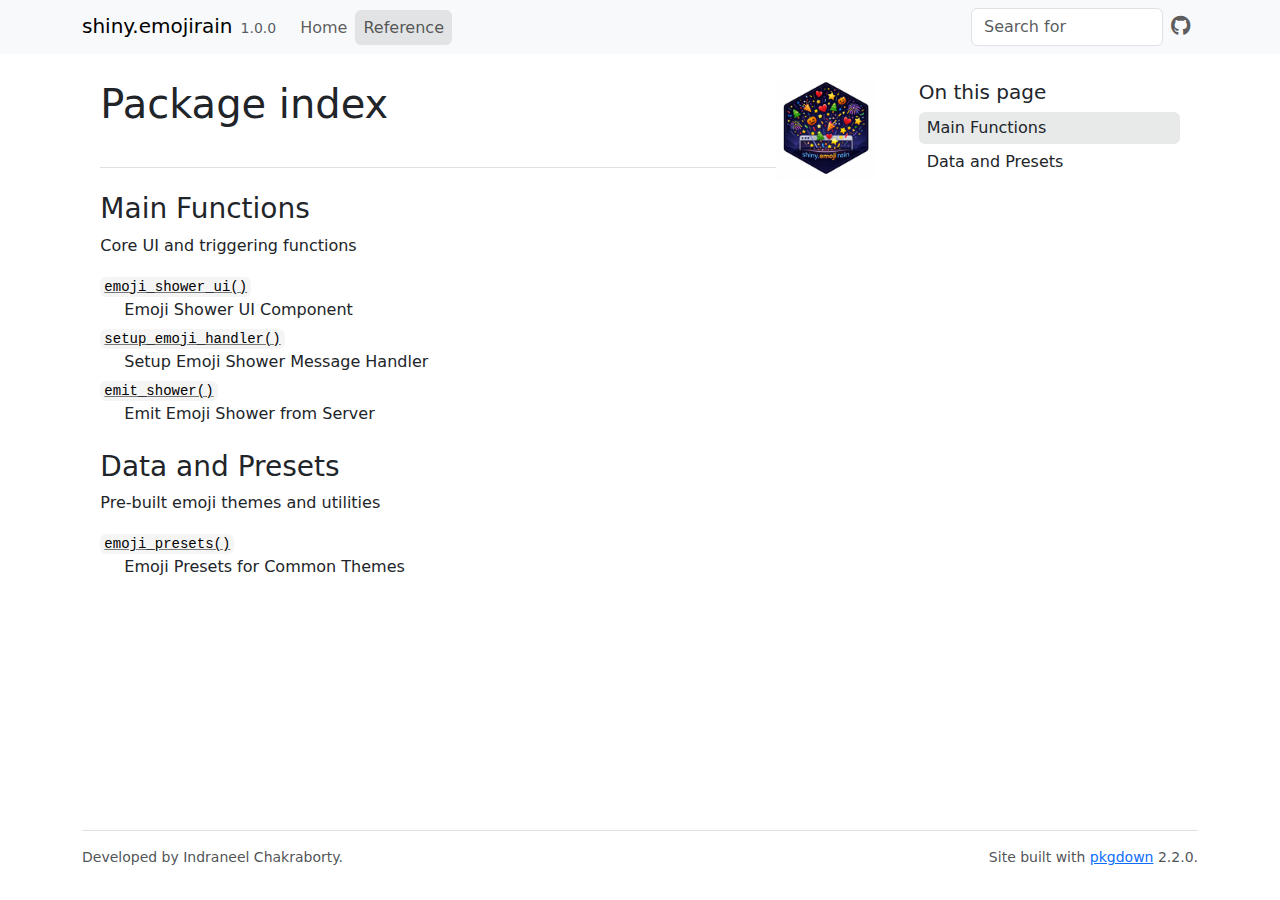
<file: reference/index.html>
<!DOCTYPE html>
<!-- Generated by pkgdown: do not edit by hand --><html lang="en"><head><meta http-equiv="Content-Type" content="text/html; charset=UTF-8"><meta charset="utf-8"><meta http-equiv="X-UA-Compatible" content="IE=edge"><meta name="viewport" content="width=device-width, initial-scale=1, shrink-to-fit=no"><title>Package index • shiny.emojirain</title><!-- favicons --><link rel="icon" type="image/png" sizes="96x96" href="../favicon-96x96.png"><link rel="icon" type="”image/svg+xml”" href="../favicon.svg"><link rel="apple-touch-icon" sizes="180x180" href="../apple-touch-icon.png"><link rel="icon" sizes="any" href="../favicon.ico"><link rel="manifest" href="../site.webmanifest"><script src="../deps/jquery-3.6.0/jquery-3.6.0.min.js"></script><meta name="viewport" content="width=device-width, initial-scale=1, shrink-to-fit=no"><link href="../deps/bootstrap-5.3.1/bootstrap.min.css" rel="stylesheet"><script src="../deps/bootstrap-5.3.1/bootstrap.bundle.min.js"></script><link href="../deps/font-awesome-6.5.2/css/all.min.css" rel="stylesheet"><link href="../deps/font-awesome-6.5.2/css/v4-shims.min.css" rel="stylesheet"><script src="../deps/headroom-0.11.0/headroom.min.js"></script><script src="../deps/headroom-0.11.0/jQuery.headroom.min.js"></script><script src="../deps/bootstrap-toc-1.0.1/bootstrap-toc.min.js"></script><script src="../deps/clipboard.js-2.0.11/clipboard.min.js"></script><script src="../deps/search-1.0.0/autocomplete.jquery.min.js"></script><script src="../deps/search-1.0.0/fuse.min.js"></script><script src="../deps/search-1.0.0/mark.min.js"></script><!-- pkgdown --><script src="../pkgdown.js"></script><meta property="og:title" content="Package index"><meta property="og:image" content="https://ineelhere.github.io/shiny.emojirain/logo.png"></head><body>
    <a href="#main" class="visually-hidden-focusable">Skip to contents</a>


    <nav class="navbar navbar-expand-lg fixed-top bg-light" data-bs-theme="light" aria-label="Site navigation"><div class="container">

    <a class="navbar-brand me-2" href="../index.html">shiny.emojirain</a>

    <small class="nav-text text-muted me-auto" data-bs-toggle="tooltip" data-bs-placement="bottom" title="Released version">1.0.0</small>


    <button class="navbar-toggler" type="button" data-bs-toggle="collapse" data-bs-target="#navbar" aria-controls="navbar" aria-expanded="false" aria-label="Toggle navigation">
      <span class="navbar-toggler-icon"></span>
    </button>

    <div id="navbar" class="collapse navbar-collapse ms-3">
      <ul class="navbar-nav me-auto"><li class="nav-item"><a class="nav-link" href="../index.html">Home</a></li>
<li class="active nav-item"><a class="nav-link" href="../reference/index.html">Reference</a></li>
      </ul><ul class="navbar-nav"><li class="nav-item"><form class="form-inline" role="search">
 <input class="form-control" type="search" name="search-input" id="search-input" autocomplete="off" aria-label="Search site" placeholder="Search for" data-search-index="../search.json"></form></li>
<li class="nav-item"><a class="external-link nav-link" href="https://github.com/ineelhere/shiny.emojirain/" aria-label="GitHub"><span class="fa fab fa-github fa-lg"></span></a></li>
      </ul></div>


  </div>
</nav><div class="container template-reference-index">
<div class="row">
  <main id="main" class="col-md-9"><div class="page-header">
      <img src="../logo.png" class="logo" alt=""><h1>Package index</h1>
    </div>

    <div class="section level2">
      <h2 id="main-functions">Main Functions<a class="anchor" aria-label="anchor" href="#main-functions"></a></h2>

      <div class="section-desc"><p>Core UI and triggering functions</p></div>

      <dl></dl></div><div class="section level2">




      <dl><dt>

          <code><a href="emoji_shower_ui.html">emoji_shower_ui()</a></code>

        </dt>
        <dd>Emoji Shower UI Component</dd>

        <dt>

          <code><a href="setup_emoji_handler.html">setup_emoji_handler()</a></code>

        </dt>
        <dd>Setup Emoji Shower Message Handler</dd>

        <dt>

          <code><a href="emit_shower.html">emit_shower()</a></code>

        </dt>
        <dd>Emit Emoji Shower from Server</dd>
      </dl></div><div class="section level2">
      <h2 id="data-and-presets">Data and Presets<a class="anchor" aria-label="anchor" href="#data-and-presets"></a></h2>

      <div class="section-desc"><p>Pre-built emoji themes and utilities</p></div>

      <dl></dl></div><div class="section level2">




      <dl><dt>

          <code><a href="emoji_presets.html">emoji_presets()</a></code>

        </dt>
        <dd>Emoji Presets for Common Themes</dd>
      </dl></div>
  </main><aside class="col-md-3"><nav id="toc" aria-label="Table of contents"><h2>On this page</h2>
    </nav></aside></div>


    <footer><div class="pkgdown-footer-left">
  <p>Developed by Indraneel Chakraborty.</p>
</div>

<div class="pkgdown-footer-right">
  <p>Site built with <a href="https://pkgdown.r-lib.org/" class="external-link">pkgdown</a> 2.2.0.</p>
</div>

    </footer></div>





  </body></html>
</file>
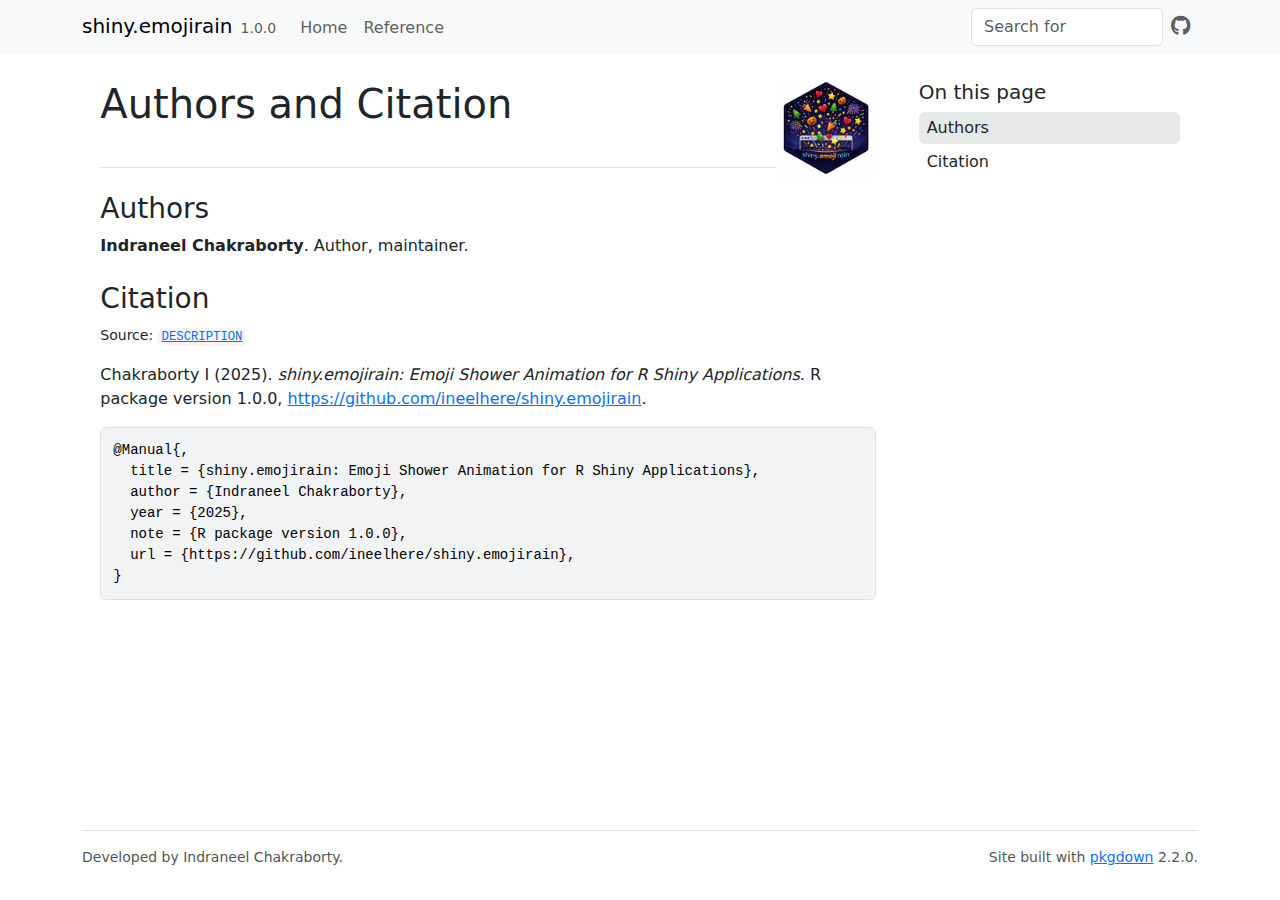
<file: authors.html>
<!DOCTYPE html>
<!-- Generated by pkgdown: do not edit by hand --><html lang="en"><head><meta http-equiv="Content-Type" content="text/html; charset=UTF-8"><meta charset="utf-8"><meta http-equiv="X-UA-Compatible" content="IE=edge"><meta name="viewport" content="width=device-width, initial-scale=1, shrink-to-fit=no"><title>Authors and Citation • shiny.emojirain</title><!-- favicons --><link rel="icon" type="image/png" sizes="96x96" href="favicon-96x96.png"><link rel="icon" type="”image/svg+xml”" href="favicon.svg"><link rel="apple-touch-icon" sizes="180x180" href="apple-touch-icon.png"><link rel="icon" sizes="any" href="favicon.ico"><link rel="manifest" href="site.webmanifest"><script src="deps/jquery-3.6.0/jquery-3.6.0.min.js"></script><meta name="viewport" content="width=device-width, initial-scale=1, shrink-to-fit=no"><link href="deps/bootstrap-5.3.1/bootstrap.min.css" rel="stylesheet"><script src="deps/bootstrap-5.3.1/bootstrap.bundle.min.js"></script><link href="deps/font-awesome-6.5.2/css/all.min.css" rel="stylesheet"><link href="deps/font-awesome-6.5.2/css/v4-shims.min.css" rel="stylesheet"><script src="deps/headroom-0.11.0/headroom.min.js"></script><script src="deps/headroom-0.11.0/jQuery.headroom.min.js"></script><script src="deps/bootstrap-toc-1.0.1/bootstrap-toc.min.js"></script><script src="deps/clipboard.js-2.0.11/clipboard.min.js"></script><script src="deps/search-1.0.0/autocomplete.jquery.min.js"></script><script src="deps/search-1.0.0/fuse.min.js"></script><script src="deps/search-1.0.0/mark.min.js"></script><!-- pkgdown --><script src="pkgdown.js"></script><meta property="og:title" content="Authors and Citation"><meta property="og:image" content="https://ineelhere.github.io/shiny.emojirain/logo.png"></head><body>
    <a href="#main" class="visually-hidden-focusable">Skip to contents</a>


    <nav class="navbar navbar-expand-lg fixed-top bg-light" data-bs-theme="light" aria-label="Site navigation"><div class="container">

    <a class="navbar-brand me-2" href="index.html">shiny.emojirain</a>

    <small class="nav-text text-muted me-auto" data-bs-toggle="tooltip" data-bs-placement="bottom" title="Released version">1.0.0</small>


    <button class="navbar-toggler" type="button" data-bs-toggle="collapse" data-bs-target="#navbar" aria-controls="navbar" aria-expanded="false" aria-label="Toggle navigation">
      <span class="navbar-toggler-icon"></span>
    </button>

    <div id="navbar" class="collapse navbar-collapse ms-3">
      <ul class="navbar-nav me-auto"><li class="nav-item"><a class="nav-link" href="index.html">Home</a></li>
<li class="nav-item"><a class="nav-link" href="reference/index.html">Reference</a></li>
      </ul><ul class="navbar-nav"><li class="nav-item"><form class="form-inline" role="search">
 <input class="form-control" type="search" name="search-input" id="search-input" autocomplete="off" aria-label="Search site" placeholder="Search for" data-search-index="search.json"></form></li>
<li class="nav-item"><a class="external-link nav-link" href="https://github.com/ineelhere/shiny.emojirain/" aria-label="GitHub"><span class="fa fab fa-github fa-lg"></span></a></li>
      </ul></div>


  </div>
</nav><div class="container template-citation-authors">
<div class="row">
  <main id="main" class="col-md-9"><div class="page-header">
      <img src="logo.png" class="logo" alt=""><h1>Authors and Citation</h1>
    </div>

    <div class="section level2">
      <h2>Authors</h2>

      <ul class="list-unstyled"><li>
          <p><strong>Indraneel Chakraborty</strong>. Author, maintainer.
          </p>
        </li>
      </ul></div>

    <div class="section level2">
      <h2 id="citation">Citation</h2>
      <p><small class="dont-index">Source: <a href="https://github.com/ineelhere/shiny.emojirain/blob/main/DESCRIPTION" class="external-link"><code>DESCRIPTION</code></a></small></p>

      <p>Chakraborty I (2025).
<em>shiny.emojirain: Emoji Shower Animation for R Shiny Applications</em>.
R package version 1.0.0, <a href="https://github.com/ineelhere/shiny.emojirain" class="external-link">https://github.com/ineelhere/shiny.emojirain</a>.
</p>
      <pre>@Manual{,
  title = {shiny.emojirain: Emoji Shower Animation for R Shiny Applications},
  author = {Indraneel Chakraborty},
  year = {2025},
  note = {R package version 1.0.0},
  url = {https://github.com/ineelhere/shiny.emojirain},
}</pre>
    </div>

  </main><aside class="col-md-3"><nav id="toc" aria-label="Table of contents"><h2>On this page</h2>
    </nav></aside></div>


    <footer><div class="pkgdown-footer-left">
  <p>Developed by Indraneel Chakraborty.</p>
</div>

<div class="pkgdown-footer-right">
  <p>Site built with <a href="https://pkgdown.r-lib.org/" class="external-link">pkgdown</a> 2.2.0.</p>
</div>

    </footer></div>





  </body></html>
</file>
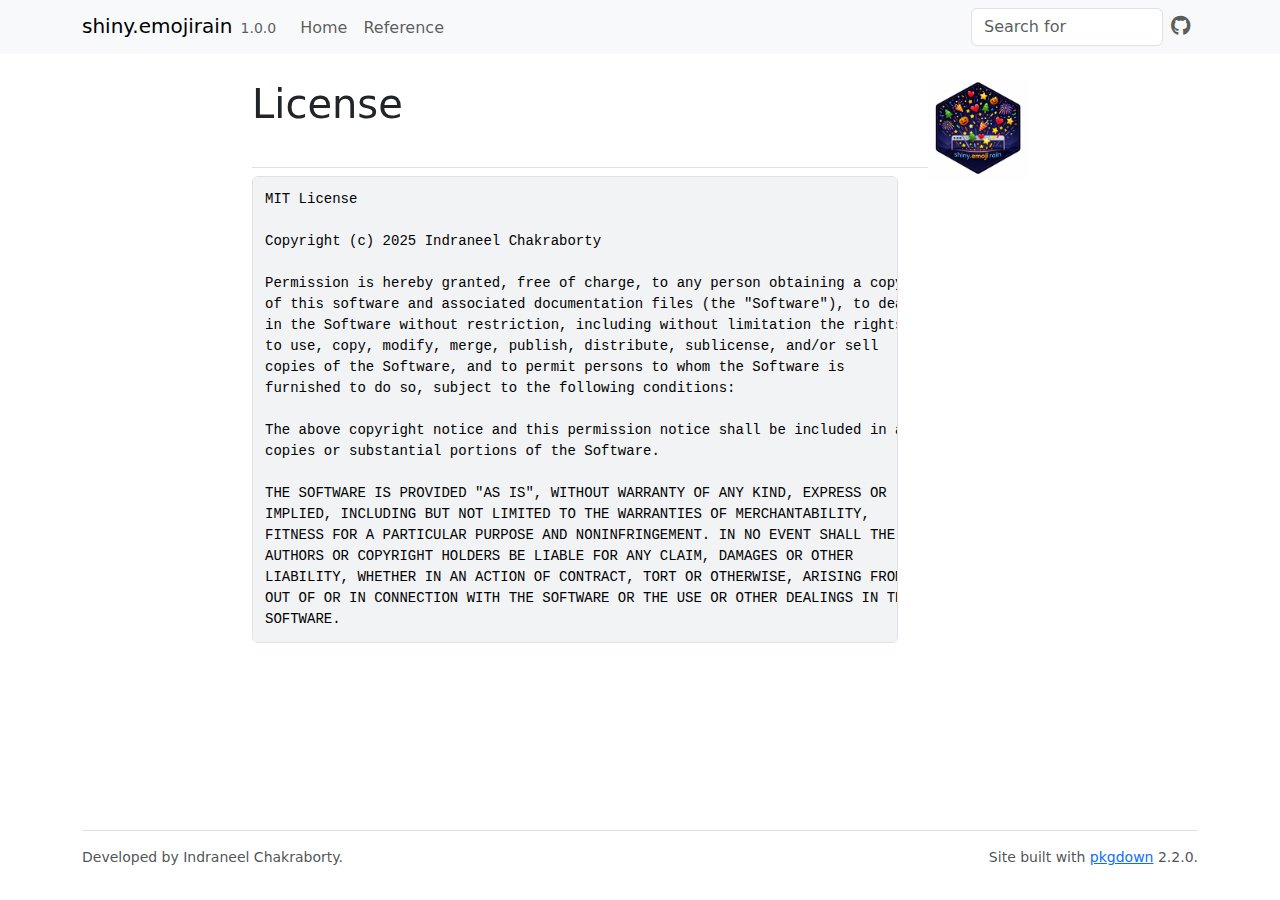
<file: LICENSE-text.html>
<!DOCTYPE html>
<!-- Generated by pkgdown: do not edit by hand --><html lang="en"><head><meta http-equiv="Content-Type" content="text/html; charset=UTF-8"><meta charset="utf-8"><meta http-equiv="X-UA-Compatible" content="IE=edge"><meta name="viewport" content="width=device-width, initial-scale=1, shrink-to-fit=no"><title>License • shiny.emojirain</title><!-- favicons --><link rel="icon" type="image/png" sizes="96x96" href="favicon-96x96.png"><link rel="icon" type="”image/svg+xml”" href="favicon.svg"><link rel="apple-touch-icon" sizes="180x180" href="apple-touch-icon.png"><link rel="icon" sizes="any" href="favicon.ico"><link rel="manifest" href="site.webmanifest"><script src="deps/jquery-3.6.0/jquery-3.6.0.min.js"></script><meta name="viewport" content="width=device-width, initial-scale=1, shrink-to-fit=no"><link href="deps/bootstrap-5.3.1/bootstrap.min.css" rel="stylesheet"><script src="deps/bootstrap-5.3.1/bootstrap.bundle.min.js"></script><link href="deps/font-awesome-6.5.2/css/all.min.css" rel="stylesheet"><link href="deps/font-awesome-6.5.2/css/v4-shims.min.css" rel="stylesheet"><script src="deps/headroom-0.11.0/headroom.min.js"></script><script src="deps/headroom-0.11.0/jQuery.headroom.min.js"></script><script src="deps/bootstrap-toc-1.0.1/bootstrap-toc.min.js"></script><script src="deps/clipboard.js-2.0.11/clipboard.min.js"></script><script src="deps/search-1.0.0/autocomplete.jquery.min.js"></script><script src="deps/search-1.0.0/fuse.min.js"></script><script src="deps/search-1.0.0/mark.min.js"></script><!-- pkgdown --><script src="pkgdown.js"></script><meta property="og:title" content="License"><meta property="og:image" content="https://ineelhere.github.io/shiny.emojirain/logo.png"></head><body>
    <a href="#main" class="visually-hidden-focusable">Skip to contents</a>


    <nav class="navbar navbar-expand-lg fixed-top bg-light" data-bs-theme="light" aria-label="Site navigation"><div class="container">

    <a class="navbar-brand me-2" href="index.html">shiny.emojirain</a>

    <small class="nav-text text-muted me-auto" data-bs-toggle="tooltip" data-bs-placement="bottom" title="Released version">1.0.0</small>


    <button class="navbar-toggler" type="button" data-bs-toggle="collapse" data-bs-target="#navbar" aria-controls="navbar" aria-expanded="false" aria-label="Toggle navigation">
      <span class="navbar-toggler-icon"></span>
    </button>

    <div id="navbar" class="collapse navbar-collapse ms-3">
      <ul class="navbar-nav me-auto"><li class="nav-item"><a class="nav-link" href="index.html">Home</a></li>
<li class="nav-item"><a class="nav-link" href="reference/index.html">Reference</a></li>
      </ul><ul class="navbar-nav"><li class="nav-item"><form class="form-inline" role="search">
 <input class="form-control" type="search" name="search-input" id="search-input" autocomplete="off" aria-label="Search site" placeholder="Search for" data-search-index="search.json"></form></li>
<li class="nav-item"><a class="external-link nav-link" href="https://github.com/ineelhere/shiny.emojirain/" aria-label="GitHub"><span class="fa fab fa-github fa-lg"></span></a></li>
      </ul></div>


  </div>
</nav><div class="container template-title-body">
<div class="row">
  <main id="main" class="col-md-9"><div class="page-header">
      <img src="logo.png" class="logo" alt=""><h1>License</h1>

    </div>

<pre>MIT License

Copyright (c) 2025 Indraneel Chakraborty

Permission is hereby granted, free of charge, to any person obtaining a copy
of this software and associated documentation files (the "Software"), to deal
in the Software without restriction, including without limitation the rights
to use, copy, modify, merge, publish, distribute, sublicense, and/or sell
copies of the Software, and to permit persons to whom the Software is
furnished to do so, subject to the following conditions:

The above copyright notice and this permission notice shall be included in all
copies or substantial portions of the Software.

THE SOFTWARE IS PROVIDED "AS IS", WITHOUT WARRANTY OF ANY KIND, EXPRESS OR
IMPLIED, INCLUDING BUT NOT LIMITED TO THE WARRANTIES OF MERCHANTABILITY,
FITNESS FOR A PARTICULAR PURPOSE AND NONINFRINGEMENT. IN NO EVENT SHALL THE
AUTHORS OR COPYRIGHT HOLDERS BE LIABLE FOR ANY CLAIM, DAMAGES OR OTHER
LIABILITY, WHETHER IN AN ACTION OF CONTRACT, TORT OR OTHERWISE, ARISING FROM,
OUT OF OR IN CONNECTION WITH THE SOFTWARE OR THE USE OR OTHER DEALINGS IN THE
SOFTWARE.
</pre>

  </main></div>


    <footer><div class="pkgdown-footer-left">
  <p>Developed by Indraneel Chakraborty.</p>
</div>

<div class="pkgdown-footer-right">
  <p>Site built with <a href="https://pkgdown.r-lib.org/" class="external-link">pkgdown</a> 2.2.0.</p>
</div>

    </footer></div>





  </body></html>
</file>
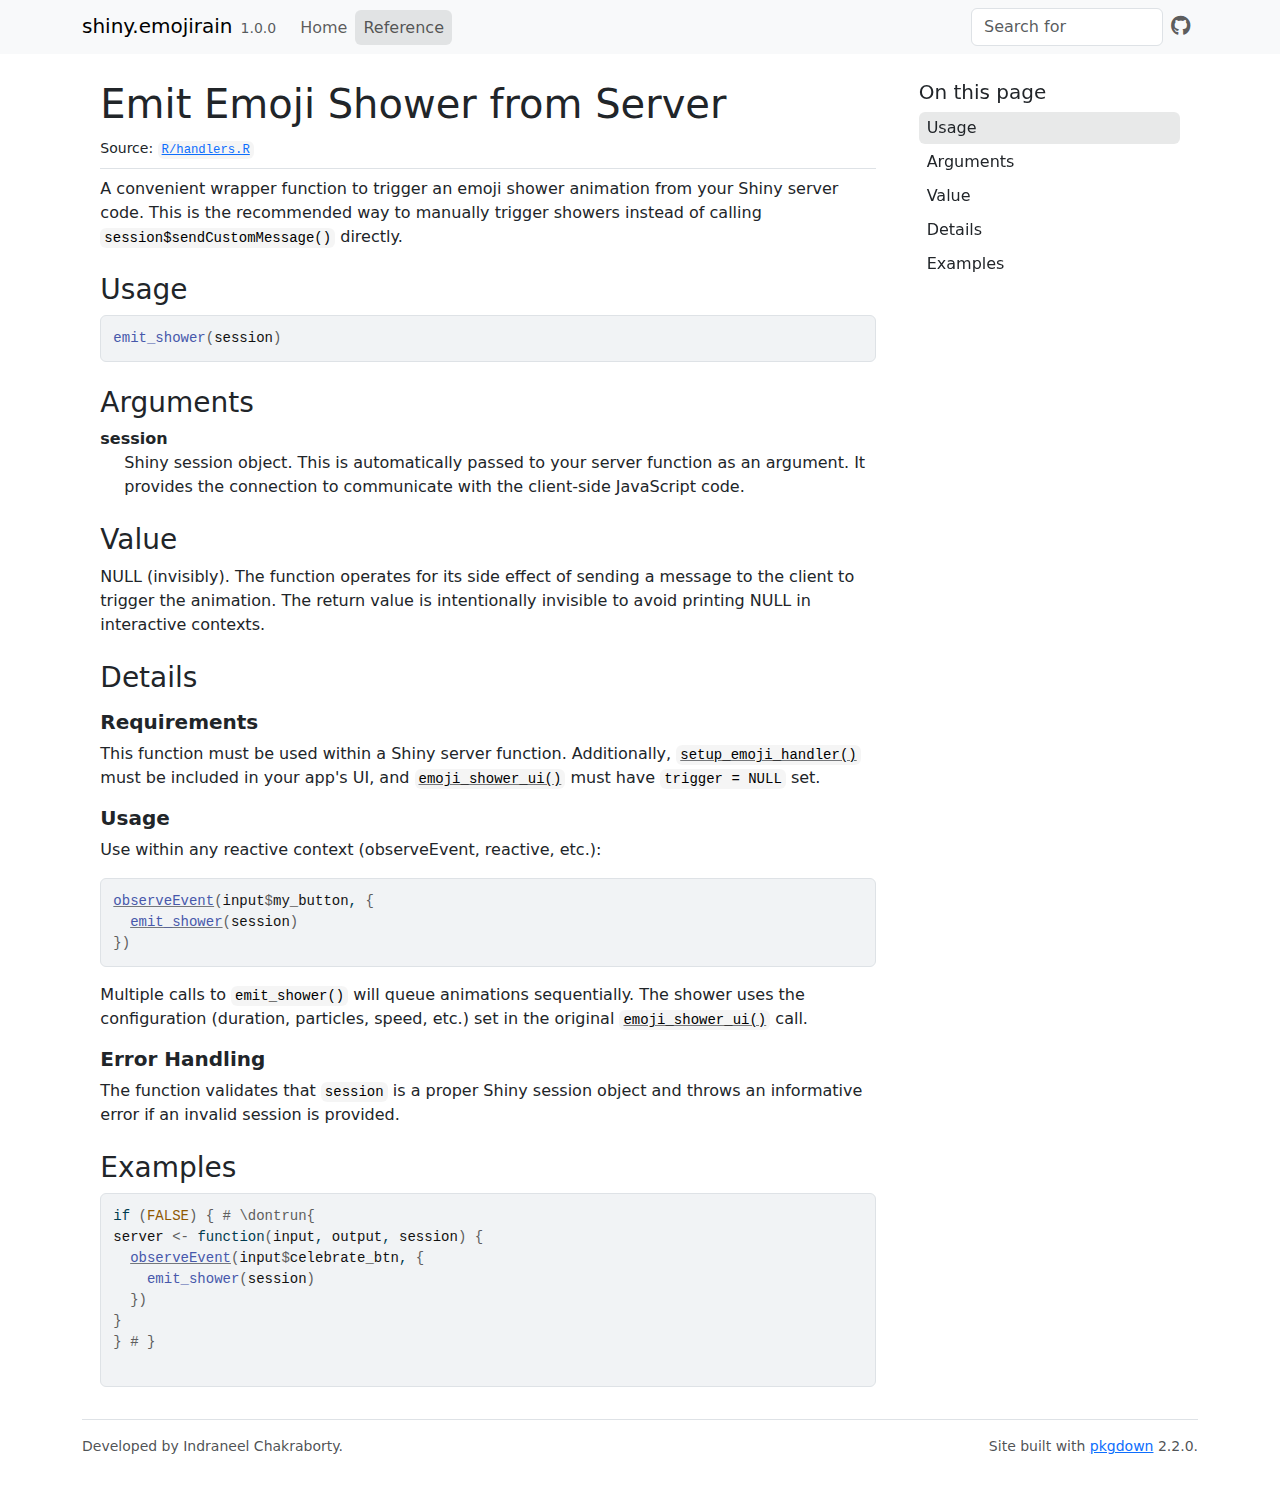
<file: reference/emit_shower.html>
<!DOCTYPE html>
<!-- Generated by pkgdown: do not edit by hand --><html lang="en"><head><meta http-equiv="Content-Type" content="text/html; charset=UTF-8"><meta charset="utf-8"><meta http-equiv="X-UA-Compatible" content="IE=edge"><meta name="viewport" content="width=device-width, initial-scale=1, shrink-to-fit=no"><title>Emit Emoji Shower from Server — emit_shower • shiny.emojirain</title><script src="../deps/jquery-3.6.0/jquery-3.6.0.min.js"></script><meta name="viewport" content="width=device-width, initial-scale=1, shrink-to-fit=no"><link href="../deps/bootstrap-5.3.1/bootstrap.min.css" rel="stylesheet"><script src="../deps/bootstrap-5.3.1/bootstrap.bundle.min.js"></script><link href="../deps/font-awesome-6.5.2/css/all.min.css" rel="stylesheet"><link href="../deps/font-awesome-6.5.2/css/v4-shims.min.css" rel="stylesheet"><script src="../deps/headroom-0.11.0/headroom.min.js"></script><script src="../deps/headroom-0.11.0/jQuery.headroom.min.js"></script><script src="../deps/bootstrap-toc-1.0.1/bootstrap-toc.min.js"></script><script src="../deps/clipboard.js-2.0.11/clipboard.min.js"></script><script src="../deps/search-1.0.0/autocomplete.jquery.min.js"></script><script src="../deps/search-1.0.0/fuse.min.js"></script><script src="../deps/search-1.0.0/mark.min.js"></script><!-- pkgdown --><script src="../pkgdown.js"></script><meta property="og:title" content="Emit Emoji Shower from Server — emit_shower"><meta name="description" content="A convenient wrapper function to trigger an emoji shower animation from your
Shiny server code. This is the recommended way to manually trigger showers
instead of calling session$sendCustomMessage() directly."><meta property="og:description" content="A convenient wrapper function to trigger an emoji shower animation from your
Shiny server code. This is the recommended way to manually trigger showers
instead of calling session$sendCustomMessage() directly."></head><body>
    <a href="#main" class="visually-hidden-focusable">Skip to contents</a>


    <nav class="navbar navbar-expand-lg fixed-top bg-light" data-bs-theme="light" aria-label="Site navigation"><div class="container">

    <a class="navbar-brand me-2" href="../index.html">shiny.emojirain</a>

    <small class="nav-text text-muted me-auto" data-bs-toggle="tooltip" data-bs-placement="bottom" title="Released version">1.0.0</small>


    <button class="navbar-toggler" type="button" data-bs-toggle="collapse" data-bs-target="#navbar" aria-controls="navbar" aria-expanded="false" aria-label="Toggle navigation">
      <span class="navbar-toggler-icon"></span>
    </button>

    <div id="navbar" class="collapse navbar-collapse ms-3">
      <ul class="navbar-nav me-auto"><li class="nav-item"><a class="nav-link" href="../index.html">Home</a></li>
<li class="active nav-item"><a class="nav-link" href="../reference/index.html">Reference</a></li>
      </ul><ul class="navbar-nav"><li class="nav-item"><form class="form-inline" role="search">
 <input class="form-control" type="search" name="search-input" id="search-input" autocomplete="off" aria-label="Search site" placeholder="Search for" data-search-index="../search.json"></form></li>
<li class="nav-item"><a class="external-link nav-link" href="https://github.com/ineelhere/shiny.emojirain/" aria-label="GitHub"><span class="fa fab fa-github fa-lg"></span></a></li>
      </ul></div>


  </div>
</nav><div class="container template-reference-topic">
<div class="row">
  <main id="main" class="col-md-9"><div class="page-header">

      <h1>Emit Emoji Shower from Server</h1>
      <small class="dont-index">Source: <a href="https://github.com/ineelhere/shiny.emojirain/blob/main/R/handlers.R" class="external-link"><code>R/handlers.R</code></a></small>
      <div class="d-none name"><code>emit_shower.Rd</code></div>
    </div>

    <div class="ref-description section level2">
    <p>A convenient wrapper function to trigger an emoji shower animation from your
Shiny server code. This is the recommended way to manually trigger showers
instead of calling <code>session$sendCustomMessage()</code> directly.</p>
    </div>

    <div class="section level2">
    <h2 id="ref-usage">Usage<a class="anchor" aria-label="anchor" href="#ref-usage"></a></h2>
    <div class="sourceCode"><pre class="sourceCode r"><code><span><span class="fu">emit_shower</span><span class="op">(</span><span class="va">session</span><span class="op">)</span></span></code></pre></div>
    </div>

    <div class="section level2">
    <h2 id="arguments">Arguments<a class="anchor" aria-label="anchor" href="#arguments"></a></h2>


<dl><dt id="arg-session">session<a class="anchor" aria-label="anchor" href="#arg-session"></a></dt>
<dd><p>Shiny session object. This is automatically passed to your
server function as an argument. It provides the connection to communicate
with the client-side JavaScript code.</p></dd>

</dl></div>
    <div class="section level2">
    <h2 id="value">Value<a class="anchor" aria-label="anchor" href="#value"></a></h2>
    <p>NULL (invisibly). The function operates for its side effect of sending
a message to the client to trigger the animation. The return value is
intentionally invisible to avoid printing NULL in interactive contexts.</p>
    </div>
    <div class="section level2">
    <h2 id="details">Details<a class="anchor" aria-label="anchor" href="#details"></a></h2>

<div class="section">
<h3 id="requirements">Requirements<a class="anchor" aria-label="anchor" href="#requirements"></a></h3>


<p>This function must be used within a Shiny server function. Additionally,
<code><a href="setup_emoji_handler.html">setup_emoji_handler()</a></code> must be included in your app's UI, and <code><a href="emoji_shower_ui.html">emoji_shower_ui()</a></code>
must have <code>trigger = NULL</code> set.</p>
</div>

<div class="section">
<h3 id="usage">Usage<a class="anchor" aria-label="anchor" href="#usage"></a></h3>


<p>Use within any reactive context (observeEvent, reactive, etc.):</p>
<p></p><div class="sourceCode r"><pre><code><span><span class="fu"><a href="https://rdrr.io/pkg/shiny/man/observeEvent.html" class="external-link">observeEvent</a></span><span class="op">(</span><span class="va">input</span><span class="op">$</span><span class="va">my_button</span>, <span class="op">{</span></span>
<span>  <span class="fu"><a href="../reference/emit_shower.html">emit_shower</a></span><span class="op">(</span><span class="va">session</span><span class="op">)</span></span>
<span><span class="op">}</span><span class="op">)</span></span></code></pre><p></p></div>
<p>Multiple calls to <code>emit_shower()</code> will queue animations sequentially.
The shower uses the configuration (duration, particles, speed, etc.) set in
the original <code><a href="emoji_shower_ui.html">emoji_shower_ui()</a></code> call.</p>
</div>

<div class="section">
<h3 id="error-handling">Error Handling<a class="anchor" aria-label="anchor" href="#error-handling"></a></h3>


<p>The function validates that <code>session</code> is a proper Shiny session object
and throws an informative error if an invalid session is provided.</p>
</div>

    </div>

    <div class="section level2">
    <h2 id="ref-examples">Examples<a class="anchor" aria-label="anchor" href="#ref-examples"></a></h2>
    <div class="sourceCode"><pre class="sourceCode r"><code><span class="r-in"><span><span class="kw">if</span> <span class="op">(</span><span class="cn">FALSE</span><span class="op">)</span> <span class="op">{</span> <span class="co"># \dontrun{</span></span></span>
<span class="r-in"><span><span class="va">server</span> <span class="op">&lt;-</span> <span class="kw">function</span><span class="op">(</span><span class="va">input</span>, <span class="va">output</span>, <span class="va">session</span><span class="op">)</span> <span class="op">{</span></span></span>
<span class="r-in"><span>  <span class="fu"><a href="https://rdrr.io/pkg/shiny/man/observeEvent.html" class="external-link">observeEvent</a></span><span class="op">(</span><span class="va">input</span><span class="op">$</span><span class="va">celebrate_btn</span>, <span class="op">{</span></span></span>
<span class="r-in"><span>    <span class="fu">emit_shower</span><span class="op">(</span><span class="va">session</span><span class="op">)</span></span></span>
<span class="r-in"><span>  <span class="op">}</span><span class="op">)</span></span></span>
<span class="r-in"><span><span class="op">}</span></span></span>
<span class="r-in"><span><span class="op">}</span> <span class="co"># }</span></span></span>
<span class="r-in"><span></span></span>
</code></pre></div>
    </div>
  </main><aside class="col-md-3"><nav id="toc" aria-label="Table of contents"><h2>On this page</h2>
    </nav></aside></div>


    <footer><div class="pkgdown-footer-left">
  <p>Developed by Indraneel Chakraborty.</p>
</div>

<div class="pkgdown-footer-right">
  <p>Site built with <a href="https://pkgdown.r-lib.org/" class="external-link">pkgdown</a> 2.2.0.</p>
</div>

    </footer></div>





  </body></html>
</file>
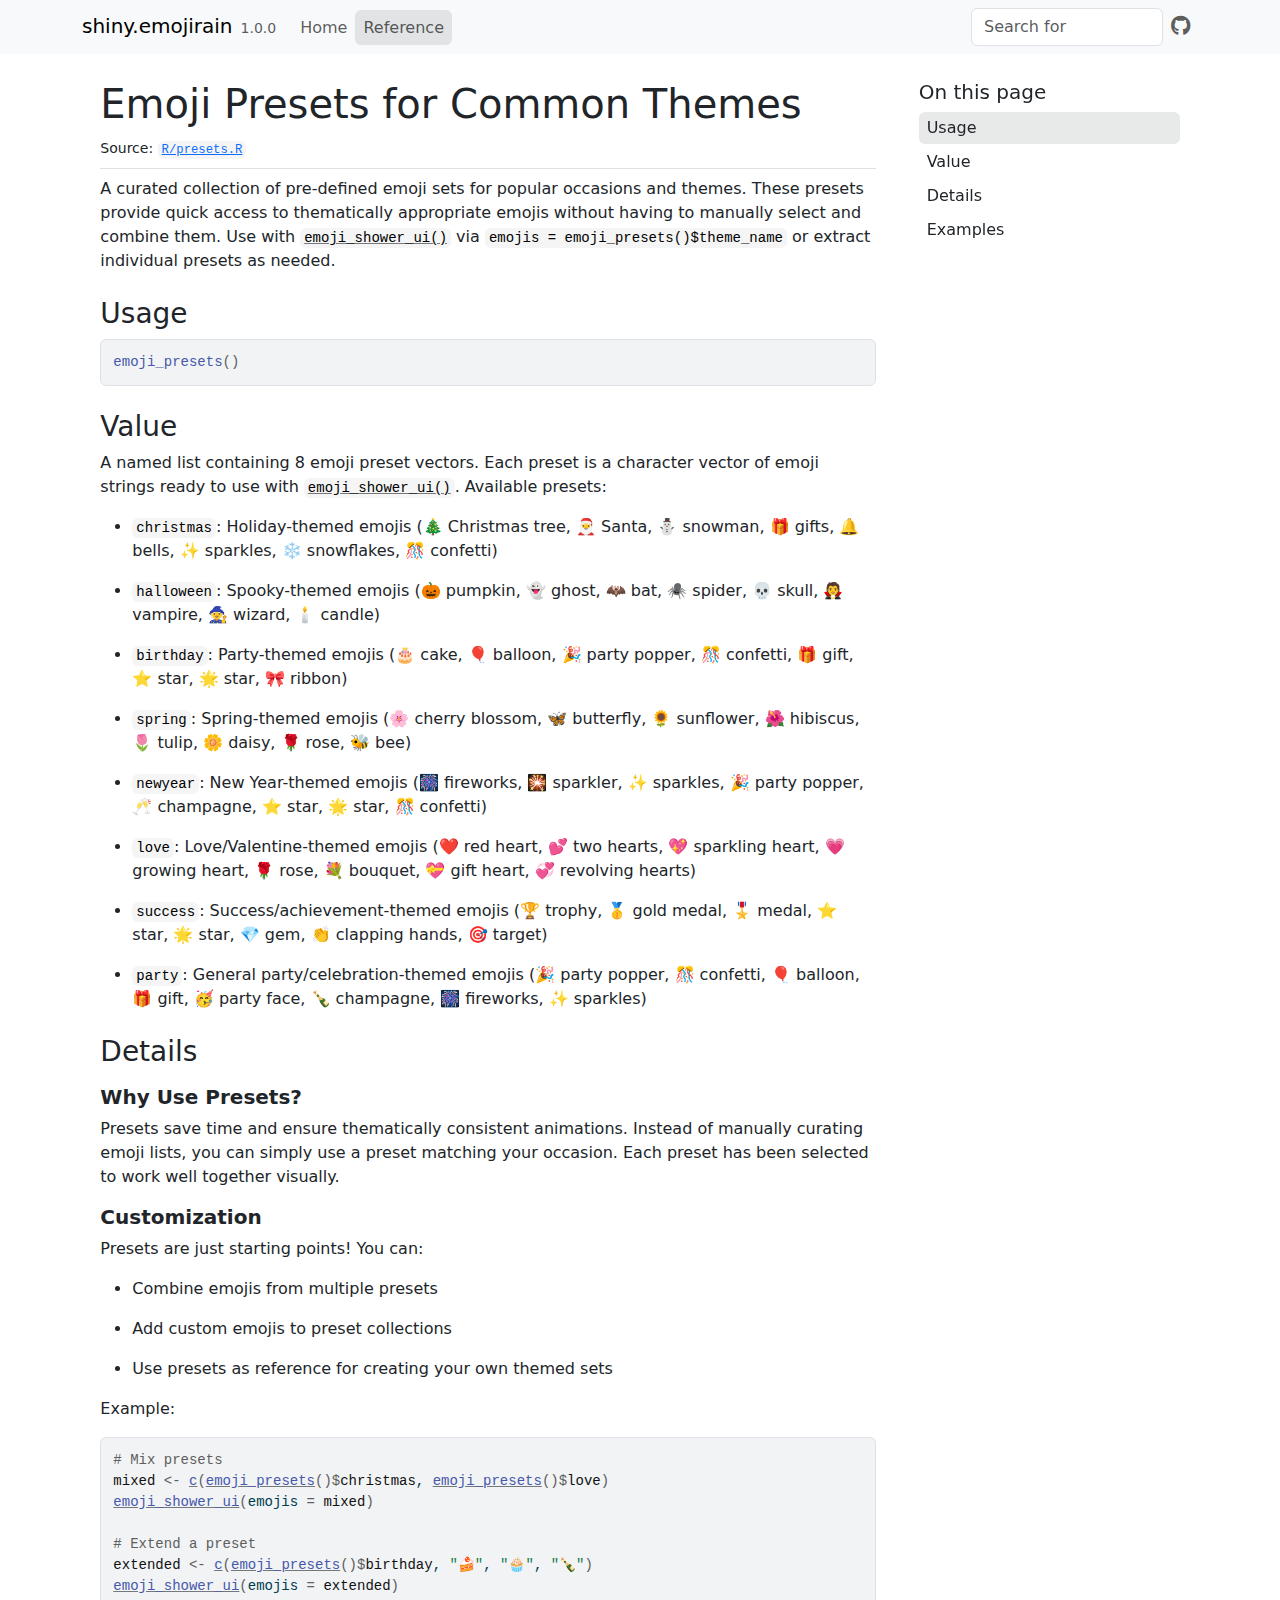
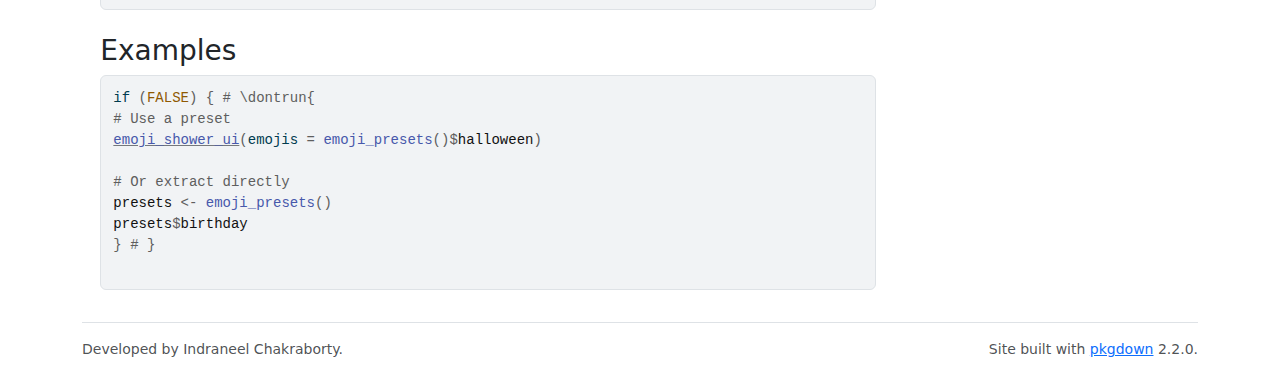
<file: reference/emoji_presets.html>
<!DOCTYPE html>
<!-- Generated by pkgdown: do not edit by hand --><html lang="en"><head><meta http-equiv="Content-Type" content="text/html; charset=UTF-8"><meta charset="utf-8"><meta http-equiv="X-UA-Compatible" content="IE=edge"><meta name="viewport" content="width=device-width, initial-scale=1, shrink-to-fit=no"><title>Emoji Presets for Common Themes — emoji_presets • shiny.emojirain</title><script src="../deps/jquery-3.6.0/jquery-3.6.0.min.js"></script><meta name="viewport" content="width=device-width, initial-scale=1, shrink-to-fit=no"><link href="../deps/bootstrap-5.3.1/bootstrap.min.css" rel="stylesheet"><script src="../deps/bootstrap-5.3.1/bootstrap.bundle.min.js"></script><link href="../deps/font-awesome-6.5.2/css/all.min.css" rel="stylesheet"><link href="../deps/font-awesome-6.5.2/css/v4-shims.min.css" rel="stylesheet"><script src="../deps/headroom-0.11.0/headroom.min.js"></script><script src="../deps/headroom-0.11.0/jQuery.headroom.min.js"></script><script src="../deps/bootstrap-toc-1.0.1/bootstrap-toc.min.js"></script><script src="../deps/clipboard.js-2.0.11/clipboard.min.js"></script><script src="../deps/search-1.0.0/autocomplete.jquery.min.js"></script><script src="../deps/search-1.0.0/fuse.min.js"></script><script src="../deps/search-1.0.0/mark.min.js"></script><!-- pkgdown --><script src="../pkgdown.js"></script><meta property="og:title" content="Emoji Presets for Common Themes — emoji_presets"><meta name="description" content="A curated collection of pre-defined emoji sets for popular occasions and themes.
These presets provide quick access to thematically appropriate emojis without
having to manually select and combine them. Use with emoji_shower_ui() via
emojis = emoji_presets()$theme_name or extract individual presets as needed."><meta property="og:description" content="A curated collection of pre-defined emoji sets for popular occasions and themes.
These presets provide quick access to thematically appropriate emojis without
having to manually select and combine them. Use with emoji_shower_ui() via
emojis = emoji_presets()$theme_name or extract individual presets as needed."></head><body>
    <a href="#main" class="visually-hidden-focusable">Skip to contents</a>


    <nav class="navbar navbar-expand-lg fixed-top bg-light" data-bs-theme="light" aria-label="Site navigation"><div class="container">

    <a class="navbar-brand me-2" href="../index.html">shiny.emojirain</a>

    <small class="nav-text text-muted me-auto" data-bs-toggle="tooltip" data-bs-placement="bottom" title="Released version">1.0.0</small>


    <button class="navbar-toggler" type="button" data-bs-toggle="collapse" data-bs-target="#navbar" aria-controls="navbar" aria-expanded="false" aria-label="Toggle navigation">
      <span class="navbar-toggler-icon"></span>
    </button>

    <div id="navbar" class="collapse navbar-collapse ms-3">
      <ul class="navbar-nav me-auto"><li class="nav-item"><a class="nav-link" href="../index.html">Home</a></li>
<li class="active nav-item"><a class="nav-link" href="../reference/index.html">Reference</a></li>
      </ul><ul class="navbar-nav"><li class="nav-item"><form class="form-inline" role="search">
 <input class="form-control" type="search" name="search-input" id="search-input" autocomplete="off" aria-label="Search site" placeholder="Search for" data-search-index="../search.json"></form></li>
<li class="nav-item"><a class="external-link nav-link" href="https://github.com/ineelhere/shiny.emojirain/" aria-label="GitHub"><span class="fa fab fa-github fa-lg"></span></a></li>
      </ul></div>


  </div>
</nav><div class="container template-reference-topic">
<div class="row">
  <main id="main" class="col-md-9"><div class="page-header">

      <h1>Emoji Presets for Common Themes</h1>
      <small class="dont-index">Source: <a href="https://github.com/ineelhere/shiny.emojirain/blob/main/R/presets.R" class="external-link"><code>R/presets.R</code></a></small>
      <div class="d-none name"><code>emoji_presets.Rd</code></div>
    </div>

    <div class="ref-description section level2">
    <p>A curated collection of pre-defined emoji sets for popular occasions and themes.
These presets provide quick access to thematically appropriate emojis without
having to manually select and combine them. Use with <code><a href="emoji_shower_ui.html">emoji_shower_ui()</a></code> via
<code>emojis = emoji_presets()$theme_name</code> or extract individual presets as needed.</p>
    </div>

    <div class="section level2">
    <h2 id="ref-usage">Usage<a class="anchor" aria-label="anchor" href="#ref-usage"></a></h2>
    <div class="sourceCode"><pre class="sourceCode r"><code><span><span class="fu">emoji_presets</span><span class="op">(</span><span class="op">)</span></span></code></pre></div>
    </div>

    <div class="section level2">
    <h2 id="value">Value<a class="anchor" aria-label="anchor" href="#value"></a></h2>
    <p>A named list containing 8 emoji preset vectors. Each preset is a character
vector of emoji strings ready to use with <code><a href="emoji_shower_ui.html">emoji_shower_ui()</a></code>.
Available presets:</p><ul><li><p><code>christmas</code>: Holiday-themed emojis (🎄 Christmas tree, 🎅 Santa,
⛄ snowman, 🎁 gifts, 🔔 bells, ✨ sparkles, ❄️ snowflakes, 🎊 confetti)</p></li>
<li><p><code>halloween</code>: Spooky-themed emojis (🎃 pumpkin, 👻 ghost,
🦇 bat, 🕷️ spider, 💀 skull, 🧛 vampire, 🧙 wizard, 🕯️ candle)</p></li>
<li><p><code>birthday</code>: Party-themed emojis (🎂 cake, 🎈 balloon, 🎉 party popper,
🎊 confetti, 🎁 gift, ⭐ star, 🌟 star, 🎀 ribbon)</p></li>
<li><p><code>spring</code>: Spring-themed emojis (🌸 cherry blossom, 🦋 butterfly,
🌻 sunflower, 🌺 hibiscus, 🌷 tulip, 🌼 daisy, 🌹 rose, 🐝 bee)</p></li>
<li><p><code>newyear</code>: New Year-themed emojis (🎆 fireworks, 🎇 sparkler,
✨ sparkles, 🎉 party popper, 🥂 champagne, ⭐ star, 🌟 star, 🎊 confetti)</p></li>
<li><p><code>love</code>: Love/Valentine-themed emojis (❤️ red heart, 💕 two hearts,
💖 sparkling heart, 💗 growing heart, 🌹 rose, 💐 bouquet, 💝 gift heart, 💞 revolving hearts)</p></li>
<li><p><code>success</code>: Success/achievement-themed emojis (🏆 trophy,
🥇 gold medal, 🎖️ medal, ⭐ star, 🌟 star, 💎 gem, 👏 clapping hands, 🎯 target)</p></li>
<li><p><code>party</code>: General party/celebration-themed emojis (🎉 party popper,
🎊 confetti, 🎈 balloon, 🎁 gift, 🥳 party face, 🍾 champagne, 🎆 fireworks, ✨ sparkles)</p></li>
</ul></div>
    <div class="section level2">
    <h2 id="details">Details<a class="anchor" aria-label="anchor" href="#details"></a></h2>

<div class="section">
<h3 id="why-use-presets-">Why Use Presets?<a class="anchor" aria-label="anchor" href="#why-use-presets-"></a></h3>


<p>Presets save time and ensure thematically consistent animations. Instead of
manually curating emoji lists, you can simply use a preset matching your occasion.
Each preset has been selected to work well together visually.</p>
</div>

<div class="section">
<h3 id="customization">Customization<a class="anchor" aria-label="anchor" href="#customization"></a></h3>


<p>Presets are just starting points! You can:</p><ul><li><p>Combine emojis from multiple presets</p></li>
<li><p>Add custom emojis to preset collections</p></li>
<li><p>Use presets as reference for creating your own themed sets</p></li>
</ul><p>Example:</p>
<p></p><div class="sourceCode r"><pre><code><span><span class="co"># Mix presets</span></span>
<span><span class="va">mixed</span> <span class="op">&lt;-</span> <span class="fu"><a href="https://rdrr.io/r/base/c.html" class="external-link">c</a></span><span class="op">(</span><span class="fu"><a href="../reference/emoji_presets.html">emoji_presets</a></span><span class="op">(</span><span class="op">)</span><span class="op">$</span><span class="va">christmas</span>, <span class="fu"><a href="../reference/emoji_presets.html">emoji_presets</a></span><span class="op">(</span><span class="op">)</span><span class="op">$</span><span class="va">love</span><span class="op">)</span></span>
<span><span class="fu"><a href="../reference/emoji_shower_ui.html">emoji_shower_ui</a></span><span class="op">(</span>emojis <span class="op">=</span> <span class="va">mixed</span><span class="op">)</span></span>
<span></span>
<span><span class="co"># Extend a preset</span></span>
<span><span class="va">extended</span> <span class="op">&lt;-</span> <span class="fu"><a href="https://rdrr.io/r/base/c.html" class="external-link">c</a></span><span class="op">(</span><span class="fu"><a href="../reference/emoji_presets.html">emoji_presets</a></span><span class="op">(</span><span class="op">)</span><span class="op">$</span><span class="va">birthday</span>, <span class="st">"🍰"</span>, <span class="st">"🧁"</span>, <span class="st">"🍾"</span><span class="op">)</span></span>
<span><span class="fu"><a href="../reference/emoji_shower_ui.html">emoji_shower_ui</a></span><span class="op">(</span>emojis <span class="op">=</span> <span class="va">extended</span><span class="op">)</span></span></code></pre><p></p></div>
</div>

    </div>

    <div class="section level2">
    <h2 id="ref-examples">Examples<a class="anchor" aria-label="anchor" href="#ref-examples"></a></h2>
    <div class="sourceCode"><pre class="sourceCode r"><code><span class="r-in"><span><span class="kw">if</span> <span class="op">(</span><span class="cn">FALSE</span><span class="op">)</span> <span class="op">{</span> <span class="co"># \dontrun{</span></span></span>
<span class="r-in"><span><span class="co"># Use a preset</span></span></span>
<span class="r-in"><span><span class="fu"><a href="emoji_shower_ui.html">emoji_shower_ui</a></span><span class="op">(</span>emojis <span class="op">=</span> <span class="fu">emoji_presets</span><span class="op">(</span><span class="op">)</span><span class="op">$</span><span class="va">halloween</span><span class="op">)</span></span></span>
<span class="r-in"><span></span></span>
<span class="r-in"><span><span class="co"># Or extract directly</span></span></span>
<span class="r-in"><span><span class="va">presets</span> <span class="op">&lt;-</span> <span class="fu">emoji_presets</span><span class="op">(</span><span class="op">)</span></span></span>
<span class="r-in"><span><span class="va">presets</span><span class="op">$</span><span class="va">birthday</span></span></span>
<span class="r-in"><span><span class="op">}</span> <span class="co"># }</span></span></span>
<span class="r-in"><span></span></span>
</code></pre></div>
    </div>
  </main><aside class="col-md-3"><nav id="toc" aria-label="Table of contents"><h2>On this page</h2>
    </nav></aside></div>


    <footer><div class="pkgdown-footer-left">
  <p>Developed by Indraneel Chakraborty.</p>
</div>

<div class="pkgdown-footer-right">
  <p>Site built with <a href="https://pkgdown.r-lib.org/" class="external-link">pkgdown</a> 2.2.0.</p>
</div>

    </footer></div>





  </body></html>
</file>
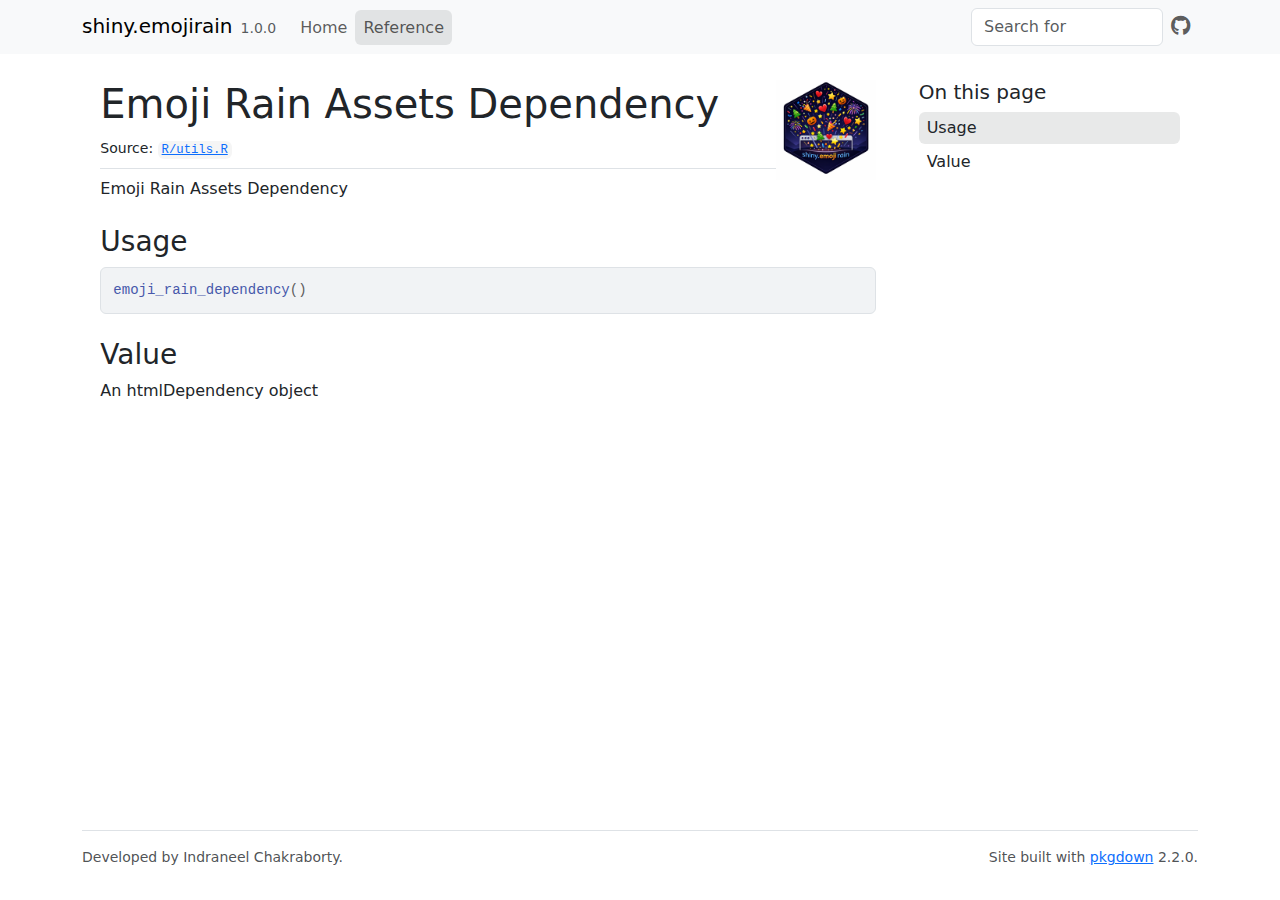
<file: reference/emoji_rain_dependency.html>
<!DOCTYPE html>
<!-- Generated by pkgdown: do not edit by hand --><html lang="en"><head><meta http-equiv="Content-Type" content="text/html; charset=UTF-8"><meta charset="utf-8"><meta http-equiv="X-UA-Compatible" content="IE=edge"><meta name="viewport" content="width=device-width, initial-scale=1, shrink-to-fit=no"><title>Emoji Rain Assets Dependency — emoji_rain_dependency • shiny.emojirain</title><!-- favicons --><link rel="icon" type="image/png" sizes="96x96" href="../favicon-96x96.png"><link rel="icon" type="”image/svg+xml”" href="../favicon.svg"><link rel="apple-touch-icon" sizes="180x180" href="../apple-touch-icon.png"><link rel="icon" sizes="any" href="../favicon.ico"><link rel="manifest" href="../site.webmanifest"><script src="../deps/jquery-3.6.0/jquery-3.6.0.min.js"></script><meta name="viewport" content="width=device-width, initial-scale=1, shrink-to-fit=no"><link href="../deps/bootstrap-5.3.1/bootstrap.min.css" rel="stylesheet"><script src="../deps/bootstrap-5.3.1/bootstrap.bundle.min.js"></script><link href="../deps/font-awesome-6.5.2/css/all.min.css" rel="stylesheet"><link href="../deps/font-awesome-6.5.2/css/v4-shims.min.css" rel="stylesheet"><script src="../deps/headroom-0.11.0/headroom.min.js"></script><script src="../deps/headroom-0.11.0/jQuery.headroom.min.js"></script><script src="../deps/bootstrap-toc-1.0.1/bootstrap-toc.min.js"></script><script src="../deps/clipboard.js-2.0.11/clipboard.min.js"></script><script src="../deps/search-1.0.0/autocomplete.jquery.min.js"></script><script src="../deps/search-1.0.0/fuse.min.js"></script><script src="../deps/search-1.0.0/mark.min.js"></script><!-- pkgdown --><script src="../pkgdown.js"></script><meta property="og:title" content="Emoji Rain Assets Dependency — emoji_rain_dependency"><meta name="description" content="Emoji Rain Assets Dependency"><meta property="og:description" content="Emoji Rain Assets Dependency"><meta property="og:image" content="https://ineelhere.github.io/shiny.emojirain/logo.png"></head><body>
    <a href="#main" class="visually-hidden-focusable">Skip to contents</a>


    <nav class="navbar navbar-expand-lg fixed-top bg-light" data-bs-theme="light" aria-label="Site navigation"><div class="container">

    <a class="navbar-brand me-2" href="../index.html">shiny.emojirain</a>

    <small class="nav-text text-muted me-auto" data-bs-toggle="tooltip" data-bs-placement="bottom" title="Released version">1.0.0</small>


    <button class="navbar-toggler" type="button" data-bs-toggle="collapse" data-bs-target="#navbar" aria-controls="navbar" aria-expanded="false" aria-label="Toggle navigation">
      <span class="navbar-toggler-icon"></span>
    </button>

    <div id="navbar" class="collapse navbar-collapse ms-3">
      <ul class="navbar-nav me-auto"><li class="nav-item"><a class="nav-link" href="../index.html">Home</a></li>
<li class="active nav-item"><a class="nav-link" href="../reference/index.html">Reference</a></li>
      </ul><ul class="navbar-nav"><li class="nav-item"><form class="form-inline" role="search">
 <input class="form-control" type="search" name="search-input" id="search-input" autocomplete="off" aria-label="Search site" placeholder="Search for" data-search-index="../search.json"></form></li>
<li class="nav-item"><a class="external-link nav-link" href="https://github.com/ineelhere/shiny.emojirain/" aria-label="GitHub"><span class="fa fab fa-github fa-lg"></span></a></li>
      </ul></div>


  </div>
</nav><div class="container template-reference-topic">
<div class="row">
  <main id="main" class="col-md-9"><div class="page-header">
      <img src="../logo.png" class="logo" alt=""><h1>Emoji Rain Assets Dependency</h1>
      <small class="dont-index">Source: <a href="https://github.com/ineelhere/shiny.emojirain/blob/main/R/utils.R" class="external-link"><code>R/utils.R</code></a></small>
      <div class="d-none name"><code>emoji_rain_dependency.Rd</code></div>
    </div>

    <div class="ref-description section level2">
    <p>Emoji Rain Assets Dependency</p>
    </div>

    <div class="section level2">
    <h2 id="ref-usage">Usage<a class="anchor" aria-label="anchor" href="#ref-usage"></a></h2>
    <div class="sourceCode"><pre class="sourceCode r"><code><span><span class="fu">emoji_rain_dependency</span><span class="op">(</span><span class="op">)</span></span></code></pre></div>
    </div>

    <div class="section level2">
    <h2 id="value">Value<a class="anchor" aria-label="anchor" href="#value"></a></h2>
    <p>An htmlDependency object</p>
    </div>

  </main><aside class="col-md-3"><nav id="toc" aria-label="Table of contents"><h2>On this page</h2>
    </nav></aside></div>


    <footer><div class="pkgdown-footer-left">
  <p>Developed by Indraneel Chakraborty.</p>
</div>

<div class="pkgdown-footer-right">
  <p>Site built with <a href="https://pkgdown.r-lib.org/" class="external-link">pkgdown</a> 2.2.0.</p>
</div>

    </footer></div>





  </body></html>
</file>
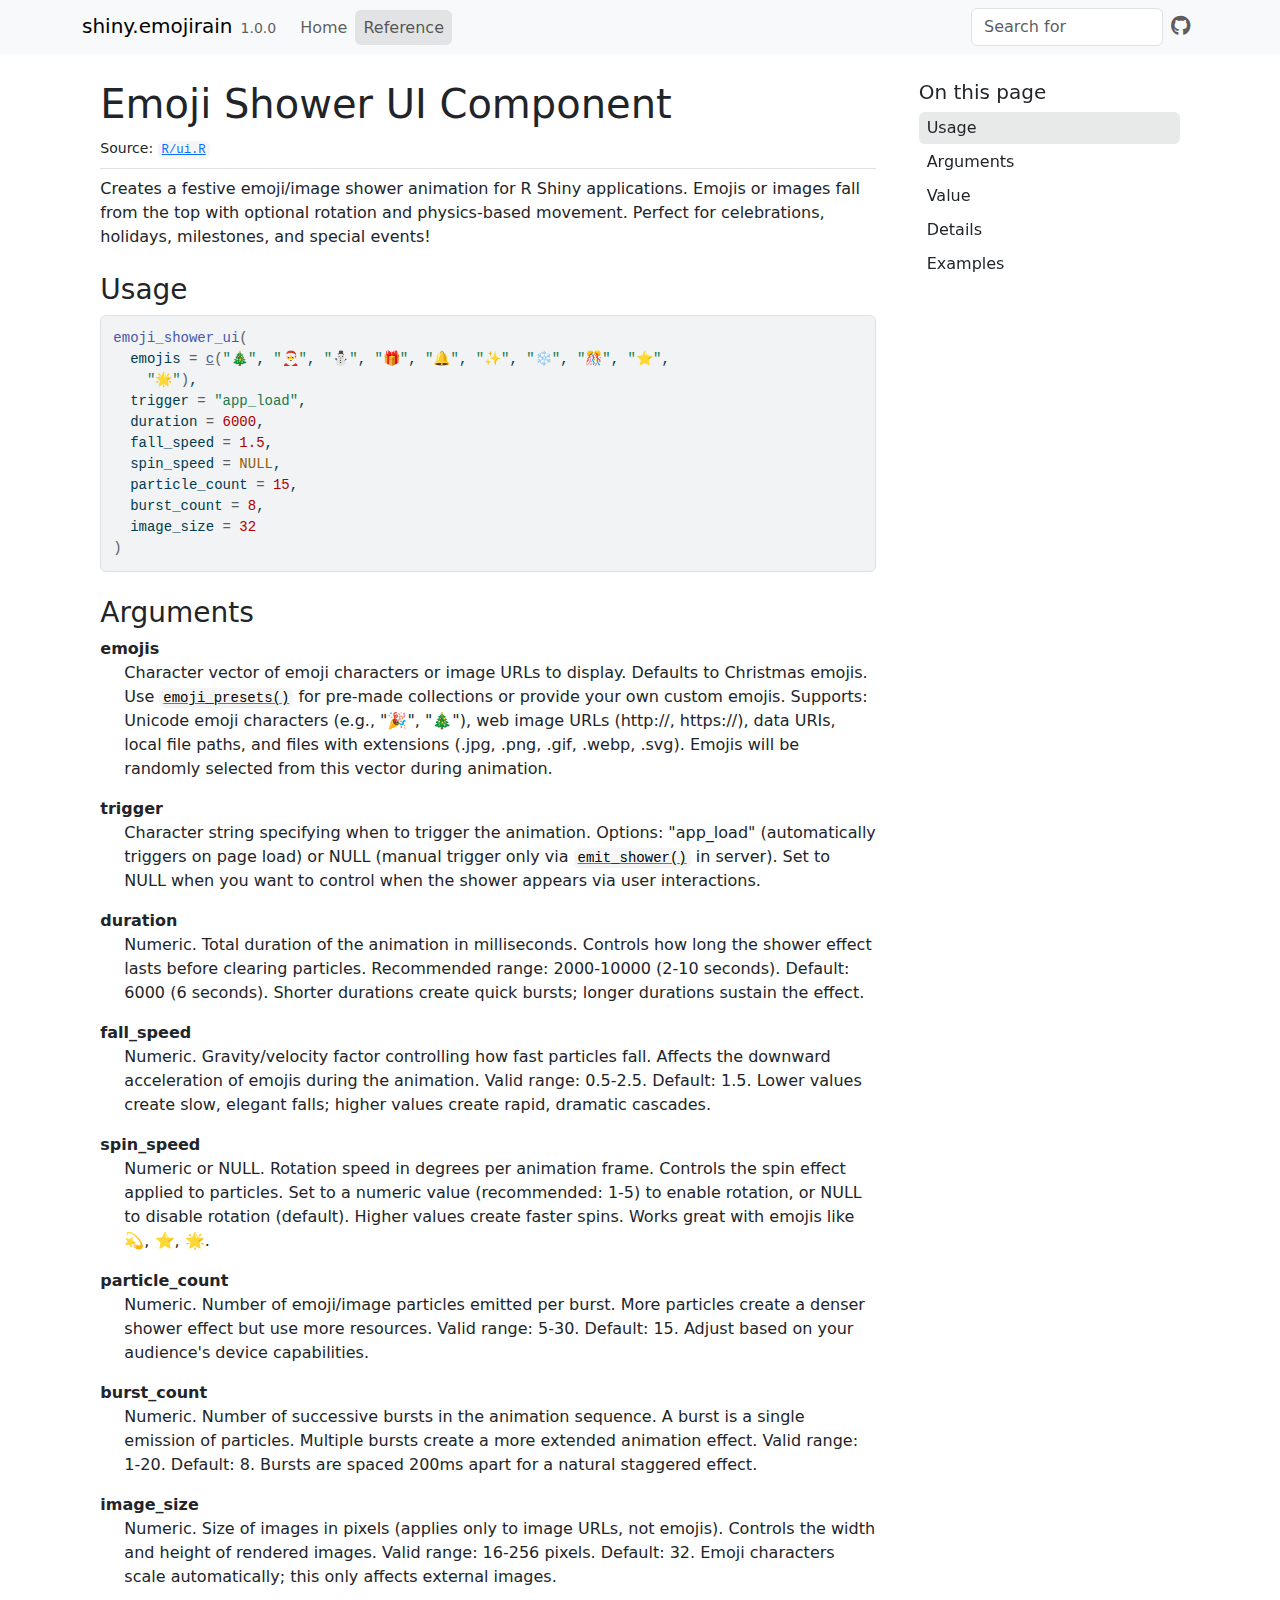
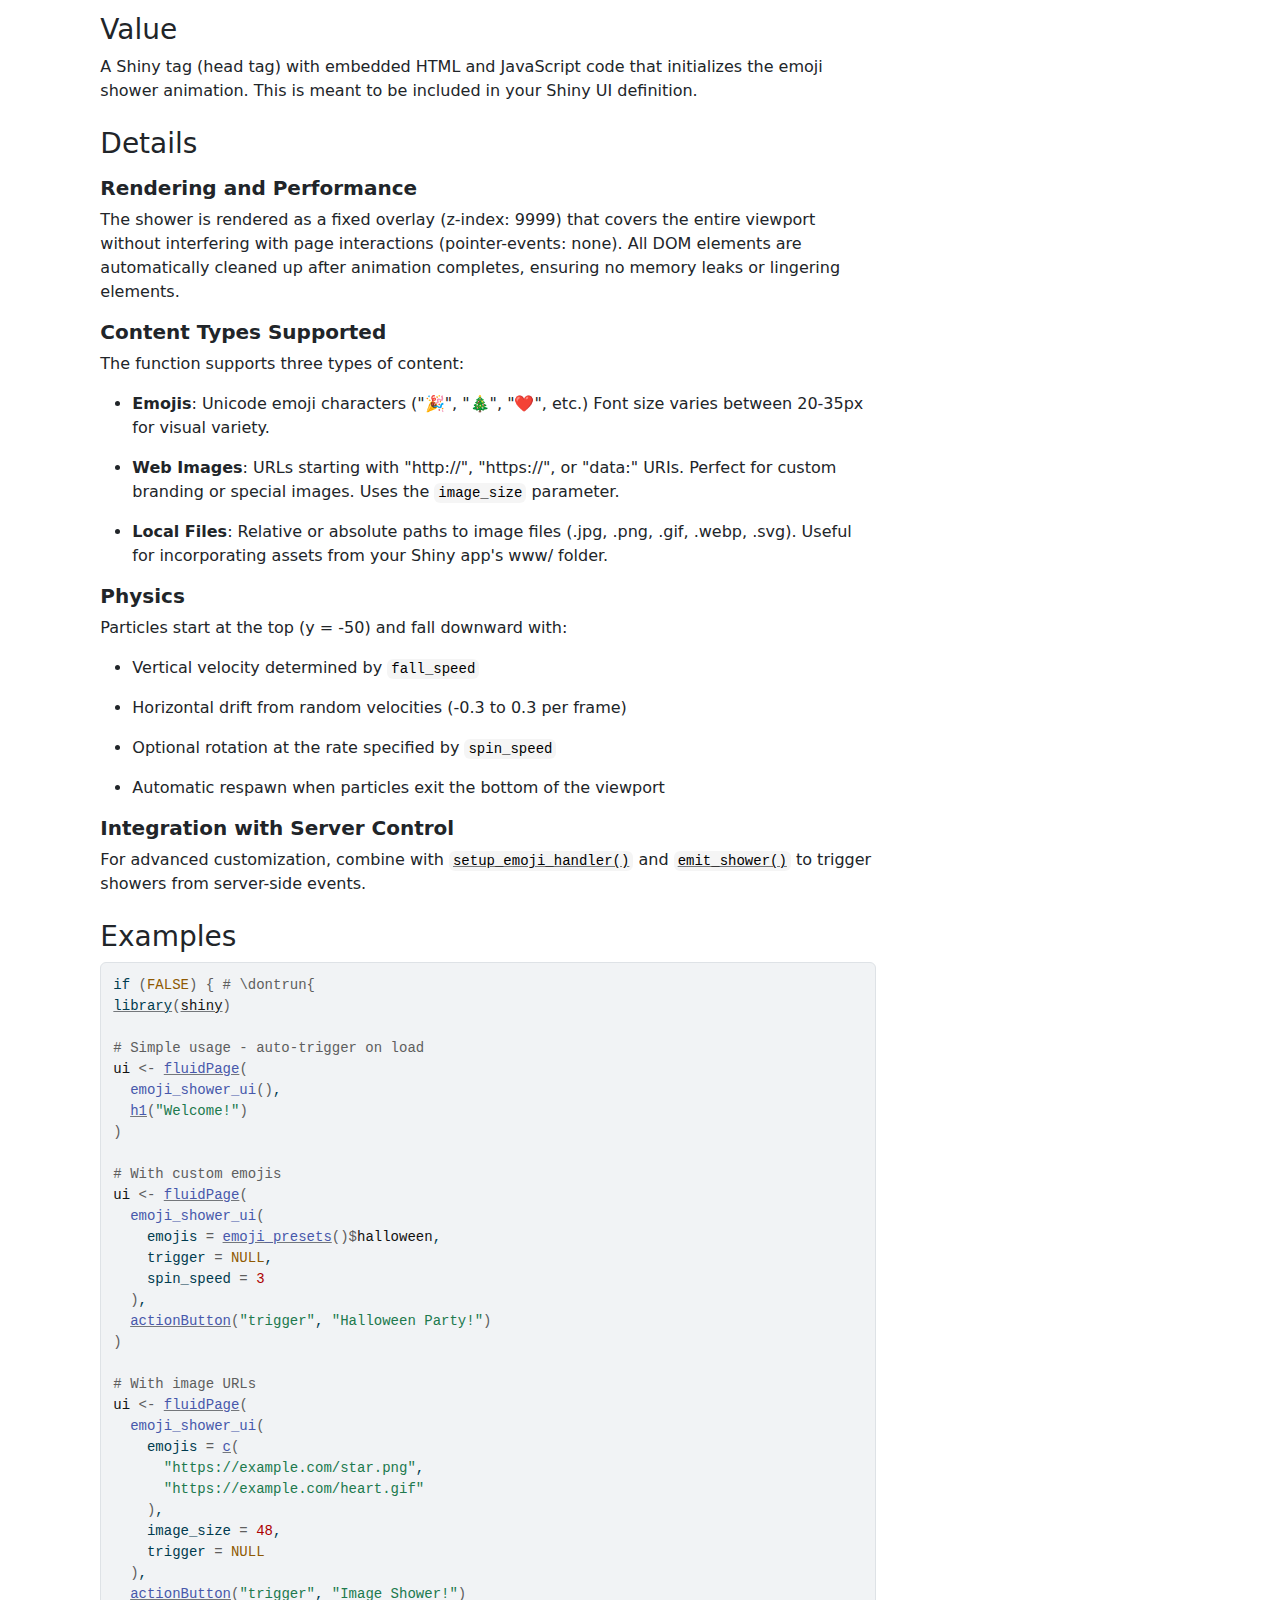
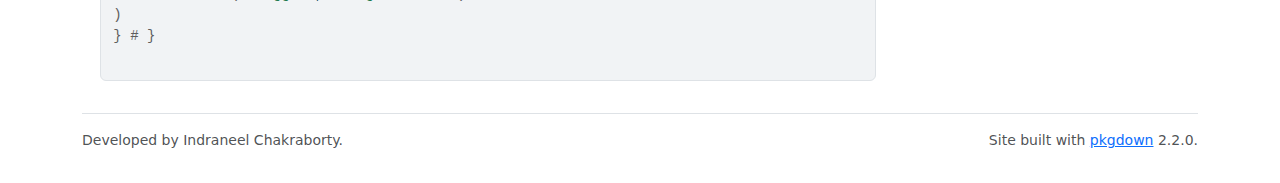
<file: reference/emoji_shower_ui.html>
<!DOCTYPE html>
<!-- Generated by pkgdown: do not edit by hand --><html lang="en"><head><meta http-equiv="Content-Type" content="text/html; charset=UTF-8"><meta charset="utf-8"><meta http-equiv="X-UA-Compatible" content="IE=edge"><meta name="viewport" content="width=device-width, initial-scale=1, shrink-to-fit=no"><title>Emoji Shower UI Component — emoji_shower_ui • shiny.emojirain</title><script src="../deps/jquery-3.6.0/jquery-3.6.0.min.js"></script><meta name="viewport" content="width=device-width, initial-scale=1, shrink-to-fit=no"><link href="../deps/bootstrap-5.3.1/bootstrap.min.css" rel="stylesheet"><script src="../deps/bootstrap-5.3.1/bootstrap.bundle.min.js"></script><link href="../deps/font-awesome-6.5.2/css/all.min.css" rel="stylesheet"><link href="../deps/font-awesome-6.5.2/css/v4-shims.min.css" rel="stylesheet"><script src="../deps/headroom-0.11.0/headroom.min.js"></script><script src="../deps/headroom-0.11.0/jQuery.headroom.min.js"></script><script src="../deps/bootstrap-toc-1.0.1/bootstrap-toc.min.js"></script><script src="../deps/clipboard.js-2.0.11/clipboard.min.js"></script><script src="../deps/search-1.0.0/autocomplete.jquery.min.js"></script><script src="../deps/search-1.0.0/fuse.min.js"></script><script src="../deps/search-1.0.0/mark.min.js"></script><!-- pkgdown --><script src="../pkgdown.js"></script><meta property="og:title" content="Emoji Shower UI Component — emoji_shower_ui"><meta name="description" content="Creates a festive emoji/image shower animation for R Shiny applications.
Emojis or images fall from the top with optional rotation and physics-based movement.
Perfect for celebrations, holidays, milestones, and special events!"><meta property="og:description" content="Creates a festive emoji/image shower animation for R Shiny applications.
Emojis or images fall from the top with optional rotation and physics-based movement.
Perfect for celebrations, holidays, milestones, and special events!"></head><body>
    <a href="#main" class="visually-hidden-focusable">Skip to contents</a>


    <nav class="navbar navbar-expand-lg fixed-top bg-light" data-bs-theme="light" aria-label="Site navigation"><div class="container">

    <a class="navbar-brand me-2" href="../index.html">shiny.emojirain</a>

    <small class="nav-text text-muted me-auto" data-bs-toggle="tooltip" data-bs-placement="bottom" title="Released version">1.0.0</small>


    <button class="navbar-toggler" type="button" data-bs-toggle="collapse" data-bs-target="#navbar" aria-controls="navbar" aria-expanded="false" aria-label="Toggle navigation">
      <span class="navbar-toggler-icon"></span>
    </button>

    <div id="navbar" class="collapse navbar-collapse ms-3">
      <ul class="navbar-nav me-auto"><li class="nav-item"><a class="nav-link" href="../index.html">Home</a></li>
<li class="active nav-item"><a class="nav-link" href="../reference/index.html">Reference</a></li>
      </ul><ul class="navbar-nav"><li class="nav-item"><form class="form-inline" role="search">
 <input class="form-control" type="search" name="search-input" id="search-input" autocomplete="off" aria-label="Search site" placeholder="Search for" data-search-index="../search.json"></form></li>
<li class="nav-item"><a class="external-link nav-link" href="https://github.com/ineelhere/shiny.emojirain/" aria-label="GitHub"><span class="fa fab fa-github fa-lg"></span></a></li>
      </ul></div>


  </div>
</nav><div class="container template-reference-topic">
<div class="row">
  <main id="main" class="col-md-9"><div class="page-header">

      <h1>Emoji Shower UI Component</h1>
      <small class="dont-index">Source: <a href="https://github.com/ineelhere/shiny.emojirain/blob/main/R/ui.R" class="external-link"><code>R/ui.R</code></a></small>
      <div class="d-none name"><code>emoji_shower_ui.Rd</code></div>
    </div>

    <div class="ref-description section level2">
    <p>Creates a festive emoji/image shower animation for R Shiny applications.
Emojis or images fall from the top with optional rotation and physics-based movement.
Perfect for celebrations, holidays, milestones, and special events!</p>
    </div>

    <div class="section level2">
    <h2 id="ref-usage">Usage<a class="anchor" aria-label="anchor" href="#ref-usage"></a></h2>
    <div class="sourceCode"><pre class="sourceCode r"><code><span><span class="fu">emoji_shower_ui</span><span class="op">(</span></span>
<span>  emojis <span class="op">=</span> <span class="fu"><a href="https://rdrr.io/r/base/c.html" class="external-link">c</a></span><span class="op">(</span><span class="st">"🎄"</span>, <span class="st">"🎅"</span>, <span class="st">"⛄"</span>, <span class="st">"🎁"</span>, <span class="st">"🔔"</span>, <span class="st">"✨"</span>, <span class="st">"❄️"</span>, <span class="st">"🎊"</span>, <span class="st">"⭐"</span>,</span>
<span>    <span class="st">"🌟"</span><span class="op">)</span>,</span>
<span>  trigger <span class="op">=</span> <span class="st">"app_load"</span>,</span>
<span>  duration <span class="op">=</span> <span class="fl">6000</span>,</span>
<span>  fall_speed <span class="op">=</span> <span class="fl">1.5</span>,</span>
<span>  spin_speed <span class="op">=</span> <span class="cn">NULL</span>,</span>
<span>  particle_count <span class="op">=</span> <span class="fl">15</span>,</span>
<span>  burst_count <span class="op">=</span> <span class="fl">8</span>,</span>
<span>  image_size <span class="op">=</span> <span class="fl">32</span></span>
<span><span class="op">)</span></span></code></pre></div>
    </div>

    <div class="section level2">
    <h2 id="arguments">Arguments<a class="anchor" aria-label="anchor" href="#arguments"></a></h2>


<dl><dt id="arg-emojis">emojis<a class="anchor" aria-label="anchor" href="#arg-emojis"></a></dt>
<dd><p>Character vector of emoji characters or image URLs to display.
Defaults to Christmas emojis. Use <code><a href="emoji_presets.html">emoji_presets()</a></code> for pre-made collections
or provide your own custom emojis. Supports: Unicode emoji characters
(e.g., "🎉", "🎄"), web image URLs (http://, https://), data URIs,
local file paths, and files with extensions (.jpg, .png, .gif, .webp, .svg).
Emojis will be randomly selected from this vector during animation.</p></dd>


<dt id="arg-trigger">trigger<a class="anchor" aria-label="anchor" href="#arg-trigger"></a></dt>
<dd><p>Character string specifying when to trigger the animation.
Options: "app_load" (automatically triggers on page load) or NULL
(manual trigger only via <code><a href="emit_shower.html">emit_shower()</a></code> in server). Set to NULL when
you want to control when the shower appears via user interactions.</p></dd>


<dt id="arg-duration">duration<a class="anchor" aria-label="anchor" href="#arg-duration"></a></dt>
<dd><p>Numeric. Total duration of the animation in milliseconds.
Controls how long the shower effect lasts before clearing particles.
Recommended range: 2000-10000 (2-10 seconds). Default: 6000 (6 seconds).
Shorter durations create quick bursts; longer durations sustain the effect.</p></dd>


<dt id="arg-fall-speed">fall_speed<a class="anchor" aria-label="anchor" href="#arg-fall-speed"></a></dt>
<dd><p>Numeric. Gravity/velocity factor controlling how fast particles fall.
Affects the downward acceleration of emojis during the animation.
Valid range: 0.5-2.5. Default: 1.5. Lower values create slow, elegant falls;
higher values create rapid, dramatic cascades.</p></dd>


<dt id="arg-spin-speed">spin_speed<a class="anchor" aria-label="anchor" href="#arg-spin-speed"></a></dt>
<dd><p>Numeric or NULL. Rotation speed in degrees per animation frame.
Controls the spin effect applied to particles. Set to a numeric value
(recommended: 1-5) to enable rotation, or NULL to disable rotation (default).
Higher values create faster spins. Works great with emojis like 💫, ⭐, 🌟.</p></dd>


<dt id="arg-particle-count">particle_count<a class="anchor" aria-label="anchor" href="#arg-particle-count"></a></dt>
<dd><p>Numeric. Number of emoji/image particles emitted per burst.
More particles create a denser shower effect but use more resources.
Valid range: 5-30. Default: 15. Adjust based on your audience's device capabilities.</p></dd>


<dt id="arg-burst-count">burst_count<a class="anchor" aria-label="anchor" href="#arg-burst-count"></a></dt>
<dd><p>Numeric. Number of successive bursts in the animation sequence.
A burst is a single emission of particles. Multiple bursts create a more
extended animation effect. Valid range: 1-20. Default: 8.
Bursts are spaced 200ms apart for a natural staggered effect.</p></dd>


<dt id="arg-image-size">image_size<a class="anchor" aria-label="anchor" href="#arg-image-size"></a></dt>
<dd><p>Numeric. Size of images in pixels (applies only to image URLs, not emojis).
Controls the width and height of rendered images. Valid range: 16-256 pixels.
Default: 32. Emoji characters scale automatically; this only affects external images.</p></dd>

</dl></div>
    <div class="section level2">
    <h2 id="value">Value<a class="anchor" aria-label="anchor" href="#value"></a></h2>
    <p>A Shiny tag (head tag) with embedded HTML and JavaScript code
that initializes the emoji shower animation. This is meant to be included
in your Shiny UI definition.</p>
    </div>
    <div class="section level2">
    <h2 id="details">Details<a class="anchor" aria-label="anchor" href="#details"></a></h2>

<div class="section">
<h3 id="rendering-and-performance">Rendering and Performance<a class="anchor" aria-label="anchor" href="#rendering-and-performance"></a></h3>


<p>The shower is rendered as a fixed overlay (z-index: 9999) that covers the entire
viewport without interfering with page interactions (pointer-events: none).
All DOM elements are automatically cleaned up after animation completes,
ensuring no memory leaks or lingering elements.</p>
</div>

<div class="section">
<h3 id="content-types-supported">Content Types Supported<a class="anchor" aria-label="anchor" href="#content-types-supported"></a></h3>


<p>The function supports three types of content:</p><ul><li><p><strong>Emojis</strong>: Unicode emoji characters ("🎉", "🎄", "❤️", etc.)
Font size varies between 20-35px for visual variety.</p></li>
<li><p><strong>Web Images</strong>: URLs starting with "http://", "https://", or "data:" URIs.
Perfect for custom branding or special images. Uses the <code>image_size</code> parameter.</p></li>
<li><p><strong>Local Files</strong>: Relative or absolute paths to image files (.jpg, .png, .gif,
.webp, .svg). Useful for incorporating assets from your Shiny app's www/ folder.</p></li>
</ul></div>

<div class="section">
<h3 id="physics">Physics<a class="anchor" aria-label="anchor" href="#physics"></a></h3>


<p>Particles start at the top (y = -50) and fall downward with:</p><ul><li><p>Vertical velocity determined by <code>fall_speed</code></p></li>
<li><p>Horizontal drift from random velocities (-0.3 to 0.3 per frame)</p></li>
<li><p>Optional rotation at the rate specified by <code>spin_speed</code></p></li>
<li><p>Automatic respawn when particles exit the bottom of the viewport</p></li>
</ul></div>

<div class="section">
<h3 id="integration-with-server-control">Integration with Server Control<a class="anchor" aria-label="anchor" href="#integration-with-server-control"></a></h3>


<p>For advanced customization, combine with <code><a href="setup_emoji_handler.html">setup_emoji_handler()</a></code> and
<code><a href="emit_shower.html">emit_shower()</a></code> to trigger showers from server-side events.</p>
</div>

    </div>

    <div class="section level2">
    <h2 id="ref-examples">Examples<a class="anchor" aria-label="anchor" href="#ref-examples"></a></h2>
    <div class="sourceCode"><pre class="sourceCode r"><code><span class="r-in"><span><span class="kw">if</span> <span class="op">(</span><span class="cn">FALSE</span><span class="op">)</span> <span class="op">{</span> <span class="co"># \dontrun{</span></span></span>
<span class="r-in"><span><span class="kw"><a href="https://rdrr.io/r/base/library.html" class="external-link">library</a></span><span class="op">(</span><span class="va"><a href="https://shiny.posit.co/" class="external-link">shiny</a></span><span class="op">)</span></span></span>
<span class="r-in"><span></span></span>
<span class="r-in"><span><span class="co"># Simple usage - auto-trigger on load</span></span></span>
<span class="r-in"><span><span class="va">ui</span> <span class="op">&lt;-</span> <span class="fu"><a href="https://rdrr.io/pkg/shiny/man/fluidPage.html" class="external-link">fluidPage</a></span><span class="op">(</span></span></span>
<span class="r-in"><span>  <span class="fu">emoji_shower_ui</span><span class="op">(</span><span class="op">)</span>,</span></span>
<span class="r-in"><span>  <span class="fu"><a href="https://rstudio.github.io/htmltools/reference/builder.html" class="external-link">h1</a></span><span class="op">(</span><span class="st">"Welcome!"</span><span class="op">)</span></span></span>
<span class="r-in"><span><span class="op">)</span></span></span>
<span class="r-in"><span></span></span>
<span class="r-in"><span><span class="co"># With custom emojis</span></span></span>
<span class="r-in"><span><span class="va">ui</span> <span class="op">&lt;-</span> <span class="fu"><a href="https://rdrr.io/pkg/shiny/man/fluidPage.html" class="external-link">fluidPage</a></span><span class="op">(</span></span></span>
<span class="r-in"><span>  <span class="fu">emoji_shower_ui</span><span class="op">(</span></span></span>
<span class="r-in"><span>    emojis <span class="op">=</span> <span class="fu"><a href="emoji_presets.html">emoji_presets</a></span><span class="op">(</span><span class="op">)</span><span class="op">$</span><span class="va">halloween</span>,</span></span>
<span class="r-in"><span>    trigger <span class="op">=</span> <span class="cn">NULL</span>,</span></span>
<span class="r-in"><span>    spin_speed <span class="op">=</span> <span class="fl">3</span></span></span>
<span class="r-in"><span>  <span class="op">)</span>,</span></span>
<span class="r-in"><span>  <span class="fu"><a href="https://rdrr.io/pkg/shiny/man/actionButton.html" class="external-link">actionButton</a></span><span class="op">(</span><span class="st">"trigger"</span>, <span class="st">"Halloween Party!"</span><span class="op">)</span></span></span>
<span class="r-in"><span><span class="op">)</span></span></span>
<span class="r-in"><span></span></span>
<span class="r-in"><span><span class="co"># With image URLs</span></span></span>
<span class="r-in"><span><span class="va">ui</span> <span class="op">&lt;-</span> <span class="fu"><a href="https://rdrr.io/pkg/shiny/man/fluidPage.html" class="external-link">fluidPage</a></span><span class="op">(</span></span></span>
<span class="r-in"><span>  <span class="fu">emoji_shower_ui</span><span class="op">(</span></span></span>
<span class="r-in"><span>    emojis <span class="op">=</span> <span class="fu"><a href="https://rdrr.io/r/base/c.html" class="external-link">c</a></span><span class="op">(</span></span></span>
<span class="r-in"><span>      <span class="st">"https://example.com/star.png"</span>,</span></span>
<span class="r-in"><span>      <span class="st">"https://example.com/heart.gif"</span></span></span>
<span class="r-in"><span>    <span class="op">)</span>,</span></span>
<span class="r-in"><span>    image_size <span class="op">=</span> <span class="fl">48</span>,</span></span>
<span class="r-in"><span>    trigger <span class="op">=</span> <span class="cn">NULL</span></span></span>
<span class="r-in"><span>  <span class="op">)</span>,</span></span>
<span class="r-in"><span>  <span class="fu"><a href="https://rdrr.io/pkg/shiny/man/actionButton.html" class="external-link">actionButton</a></span><span class="op">(</span><span class="st">"trigger"</span>, <span class="st">"Image Shower!"</span><span class="op">)</span></span></span>
<span class="r-in"><span><span class="op">)</span></span></span>
<span class="r-in"><span><span class="op">}</span> <span class="co"># }</span></span></span>
<span class="r-in"><span></span></span>
</code></pre></div>
    </div>
  </main><aside class="col-md-3"><nav id="toc" aria-label="Table of contents"><h2>On this page</h2>
    </nav></aside></div>


    <footer><div class="pkgdown-footer-left">
  <p>Developed by Indraneel Chakraborty.</p>
</div>

<div class="pkgdown-footer-right">
  <p>Site built with <a href="https://pkgdown.r-lib.org/" class="external-link">pkgdown</a> 2.2.0.</p>
</div>

    </footer></div>





  </body></html>
</file>
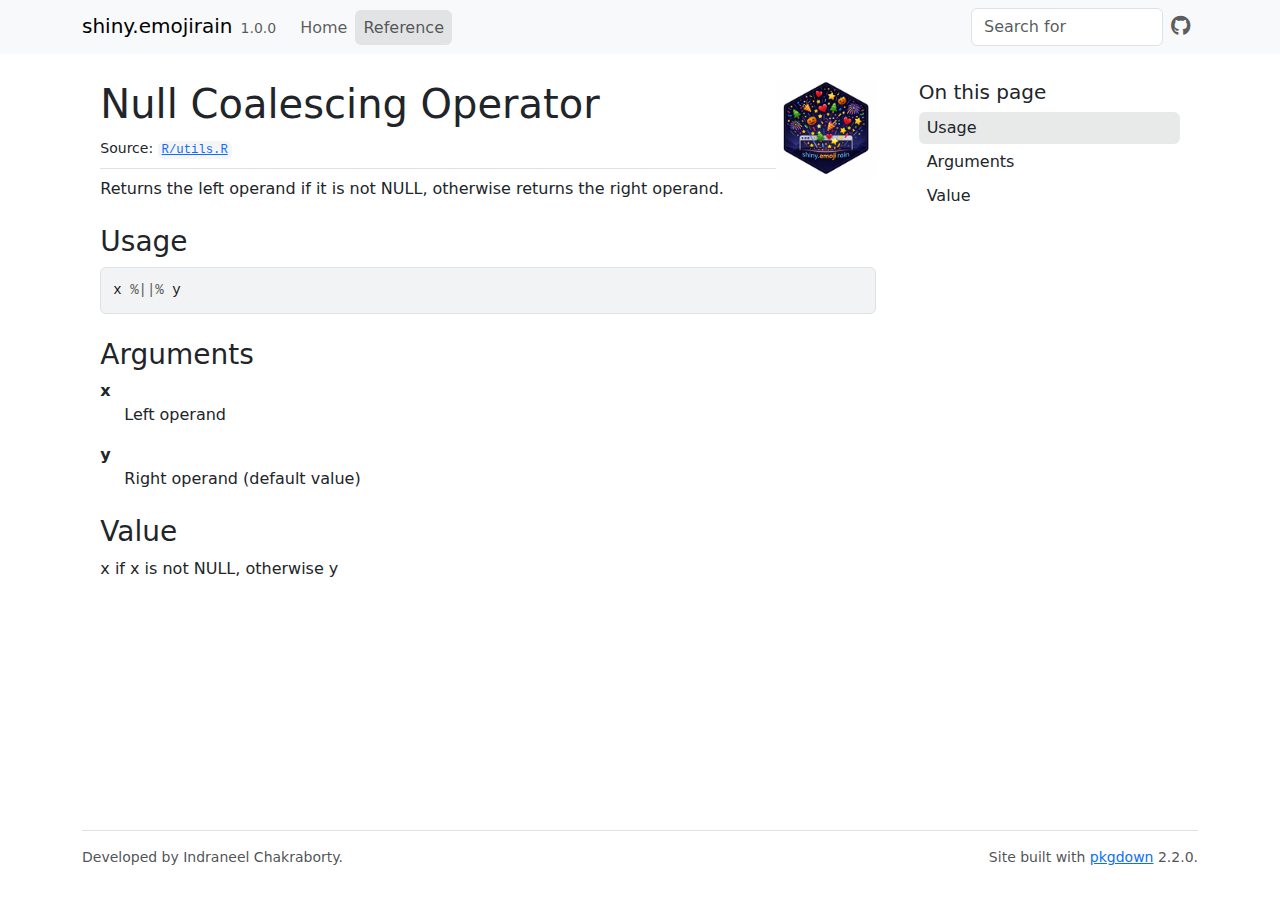
<file: reference/grapes-or-or-grapes.html>
<!DOCTYPE html>
<!-- Generated by pkgdown: do not edit by hand --><html lang="en"><head><meta http-equiv="Content-Type" content="text/html; charset=UTF-8"><meta charset="utf-8"><meta http-equiv="X-UA-Compatible" content="IE=edge"><meta name="viewport" content="width=device-width, initial-scale=1, shrink-to-fit=no"><title>Null Coalescing Operator — grapes-or-or-grapes • shiny.emojirain</title><!-- favicons --><link rel="icon" type="image/png" sizes="96x96" href="../favicon-96x96.png"><link rel="icon" type="”image/svg+xml”" href="../favicon.svg"><link rel="apple-touch-icon" sizes="180x180" href="../apple-touch-icon.png"><link rel="icon" sizes="any" href="../favicon.ico"><link rel="manifest" href="../site.webmanifest"><script src="../deps/jquery-3.6.0/jquery-3.6.0.min.js"></script><meta name="viewport" content="width=device-width, initial-scale=1, shrink-to-fit=no"><link href="../deps/bootstrap-5.3.1/bootstrap.min.css" rel="stylesheet"><script src="../deps/bootstrap-5.3.1/bootstrap.bundle.min.js"></script><link href="../deps/font-awesome-6.5.2/css/all.min.css" rel="stylesheet"><link href="../deps/font-awesome-6.5.2/css/v4-shims.min.css" rel="stylesheet"><script src="../deps/headroom-0.11.0/headroom.min.js"></script><script src="../deps/headroom-0.11.0/jQuery.headroom.min.js"></script><script src="../deps/bootstrap-toc-1.0.1/bootstrap-toc.min.js"></script><script src="../deps/clipboard.js-2.0.11/clipboard.min.js"></script><script src="../deps/search-1.0.0/autocomplete.jquery.min.js"></script><script src="../deps/search-1.0.0/fuse.min.js"></script><script src="../deps/search-1.0.0/mark.min.js"></script><!-- pkgdown --><script src="../pkgdown.js"></script><meta property="og:title" content="Null Coalescing Operator — grapes-or-or-grapes"><meta name="description" content="Returns the left operand if it is not NULL, otherwise returns the right operand."><meta property="og:description" content="Returns the left operand if it is not NULL, otherwise returns the right operand."><meta property="og:image" content="https://ineelhere.github.io/shiny.emojirain/logo.png"></head><body>
    <a href="#main" class="visually-hidden-focusable">Skip to contents</a>


    <nav class="navbar navbar-expand-lg fixed-top bg-light" data-bs-theme="light" aria-label="Site navigation"><div class="container">

    <a class="navbar-brand me-2" href="../index.html">shiny.emojirain</a>

    <small class="nav-text text-muted me-auto" data-bs-toggle="tooltip" data-bs-placement="bottom" title="Released version">1.0.0</small>


    <button class="navbar-toggler" type="button" data-bs-toggle="collapse" data-bs-target="#navbar" aria-controls="navbar" aria-expanded="false" aria-label="Toggle navigation">
      <span class="navbar-toggler-icon"></span>
    </button>

    <div id="navbar" class="collapse navbar-collapse ms-3">
      <ul class="navbar-nav me-auto"><li class="nav-item"><a class="nav-link" href="../index.html">Home</a></li>
<li class="active nav-item"><a class="nav-link" href="../reference/index.html">Reference</a></li>
      </ul><ul class="navbar-nav"><li class="nav-item"><form class="form-inline" role="search">
 <input class="form-control" type="search" name="search-input" id="search-input" autocomplete="off" aria-label="Search site" placeholder="Search for" data-search-index="../search.json"></form></li>
<li class="nav-item"><a class="external-link nav-link" href="https://github.com/ineelhere/shiny.emojirain/" aria-label="GitHub"><span class="fa fab fa-github fa-lg"></span></a></li>
      </ul></div>


  </div>
</nav><div class="container template-reference-topic">
<div class="row">
  <main id="main" class="col-md-9"><div class="page-header">
      <img src="../logo.png" class="logo" alt=""><h1>Null Coalescing Operator</h1>
      <small class="dont-index">Source: <a href="https://github.com/ineelhere/shiny.emojirain/blob/main/R/utils.R" class="external-link"><code>R/utils.R</code></a></small>
      <div class="d-none name"><code>grapes-or-or-grapes.Rd</code></div>
    </div>

    <div class="ref-description section level2">
    <p>Returns the left operand if it is not NULL, otherwise returns the right operand.</p>
    </div>

    <div class="section level2">
    <h2 id="ref-usage">Usage<a class="anchor" aria-label="anchor" href="#ref-usage"></a></h2>
    <div class="sourceCode"><pre class="sourceCode r"><code><span><span class="va">x</span> <span class="op">%||%</span> <span class="va">y</span></span></code></pre></div>
    </div>

    <div class="section level2">
    <h2 id="arguments">Arguments<a class="anchor" aria-label="anchor" href="#arguments"></a></h2>


<dl><dt id="arg-x">x<a class="anchor" aria-label="anchor" href="#arg-x"></a></dt>
<dd><p>Left operand</p></dd>


<dt id="arg-y">y<a class="anchor" aria-label="anchor" href="#arg-y"></a></dt>
<dd><p>Right operand (default value)</p></dd>

</dl></div>
    <div class="section level2">
    <h2 id="value">Value<a class="anchor" aria-label="anchor" href="#value"></a></h2>
    <p>x if x is not NULL, otherwise y</p>
    </div>

  </main><aside class="col-md-3"><nav id="toc" aria-label="Table of contents"><h2>On this page</h2>
    </nav></aside></div>


    <footer><div class="pkgdown-footer-left">
  <p>Developed by Indraneel Chakraborty.</p>
</div>

<div class="pkgdown-footer-right">
  <p>Site built with <a href="https://pkgdown.r-lib.org/" class="external-link">pkgdown</a> 2.2.0.</p>
</div>

    </footer></div>





  </body></html>
</file>
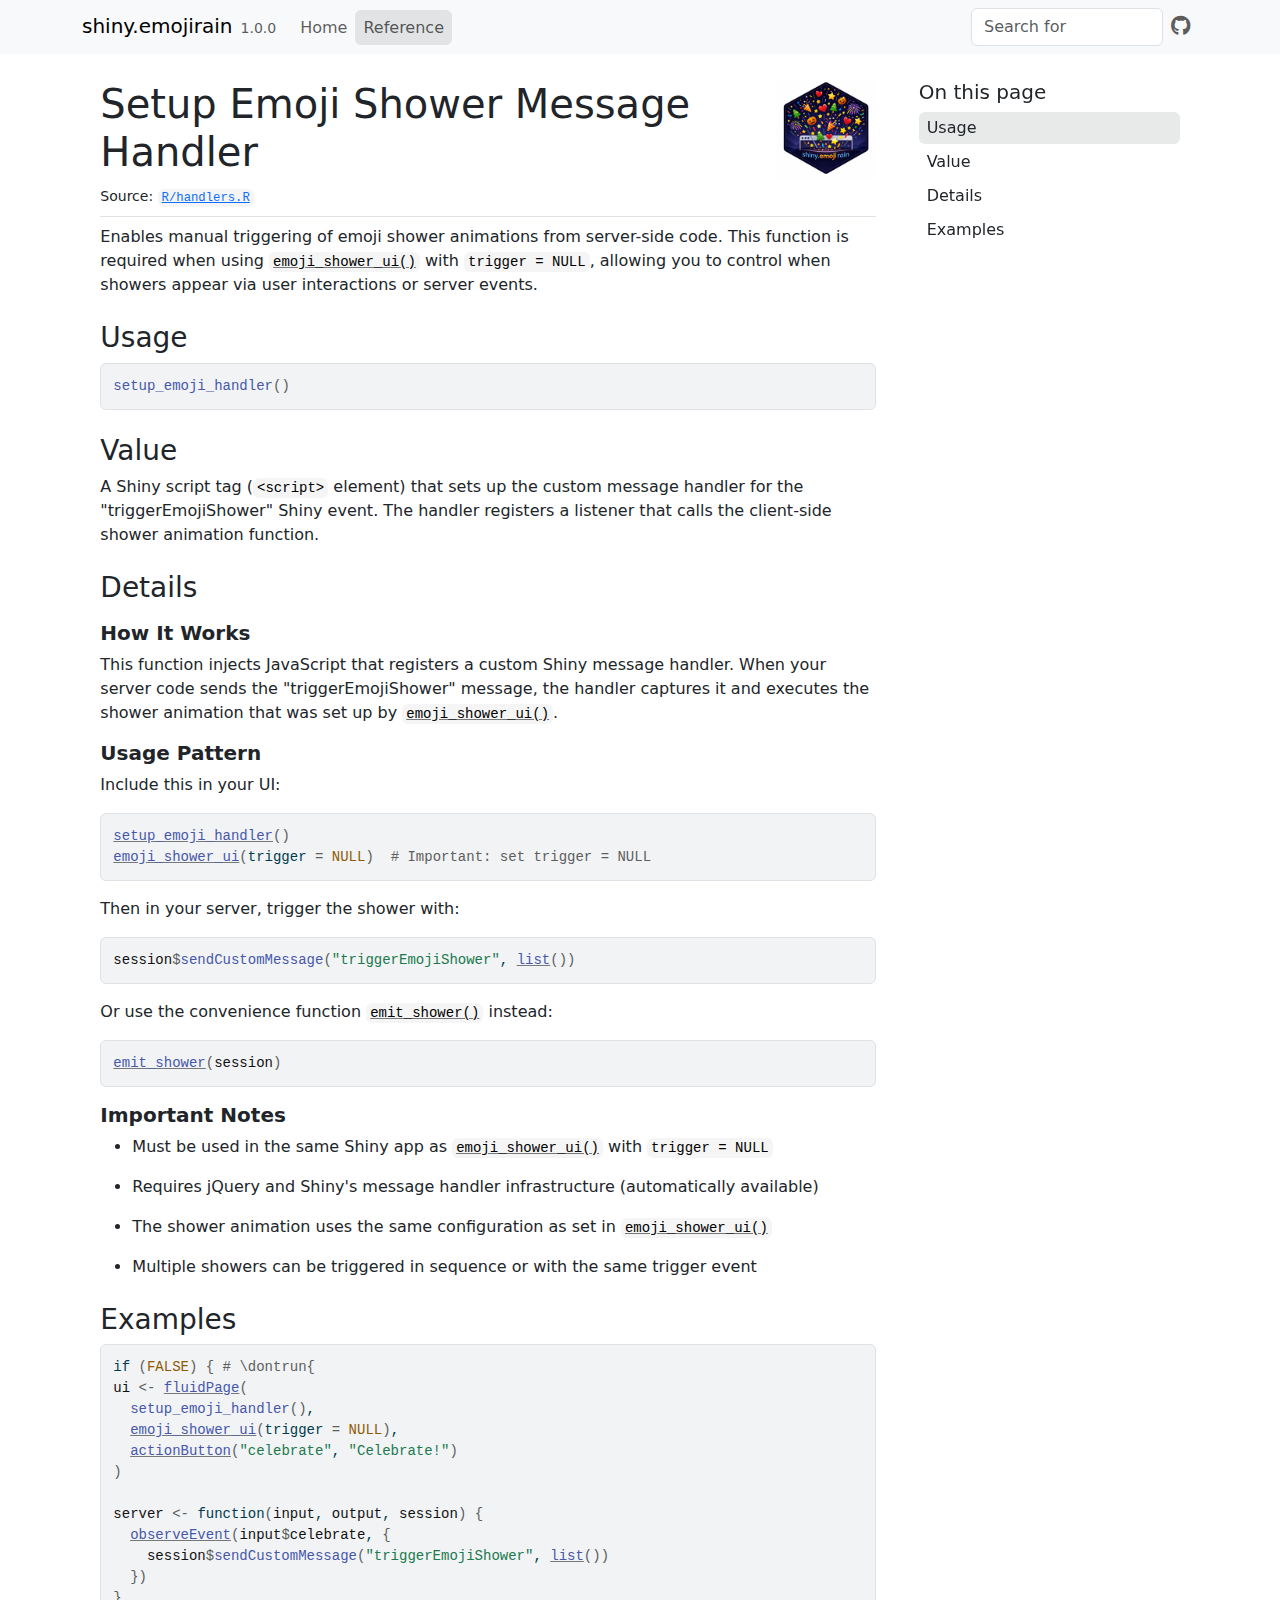
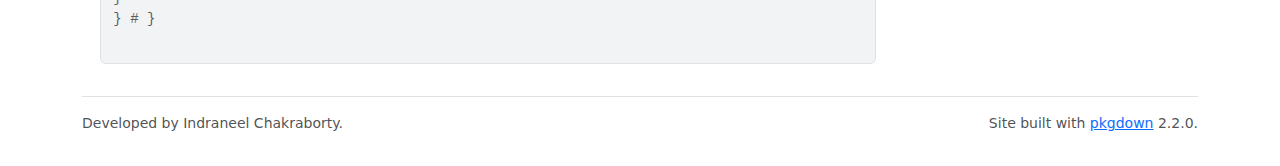
<file: reference/setup_emoji_handler.html>
<!DOCTYPE html>
<!-- Generated by pkgdown: do not edit by hand --><html lang="en"><head><meta http-equiv="Content-Type" content="text/html; charset=UTF-8"><meta charset="utf-8"><meta http-equiv="X-UA-Compatible" content="IE=edge"><meta name="viewport" content="width=device-width, initial-scale=1, shrink-to-fit=no"><title>Setup Emoji Shower Message Handler — setup_emoji_handler • shiny.emojirain</title><!-- favicons --><link rel="icon" type="image/png" sizes="96x96" href="../favicon-96x96.png"><link rel="icon" type="”image/svg+xml”" href="../favicon.svg"><link rel="apple-touch-icon" sizes="180x180" href="../apple-touch-icon.png"><link rel="icon" sizes="any" href="../favicon.ico"><link rel="manifest" href="../site.webmanifest"><script src="../deps/jquery-3.6.0/jquery-3.6.0.min.js"></script><meta name="viewport" content="width=device-width, initial-scale=1, shrink-to-fit=no"><link href="../deps/bootstrap-5.3.1/bootstrap.min.css" rel="stylesheet"><script src="../deps/bootstrap-5.3.1/bootstrap.bundle.min.js"></script><link href="../deps/font-awesome-6.5.2/css/all.min.css" rel="stylesheet"><link href="../deps/font-awesome-6.5.2/css/v4-shims.min.css" rel="stylesheet"><script src="../deps/headroom-0.11.0/headroom.min.js"></script><script src="../deps/headroom-0.11.0/jQuery.headroom.min.js"></script><script src="../deps/bootstrap-toc-1.0.1/bootstrap-toc.min.js"></script><script src="../deps/clipboard.js-2.0.11/clipboard.min.js"></script><script src="../deps/search-1.0.0/autocomplete.jquery.min.js"></script><script src="../deps/search-1.0.0/fuse.min.js"></script><script src="../deps/search-1.0.0/mark.min.js"></script><!-- pkgdown --><script src="../pkgdown.js"></script><meta property="og:title" content="Setup Emoji Shower Message Handler — setup_emoji_handler"><meta name="description" content="Enables manual triggering of emoji shower animations from server-side code.
This function is required when using emoji_shower_ui() with trigger = NULL,
allowing you to control when showers appear via user interactions or server events."><meta property="og:description" content="Enables manual triggering of emoji shower animations from server-side code.
This function is required when using emoji_shower_ui() with trigger = NULL,
allowing you to control when showers appear via user interactions or server events."><meta property="og:image" content="https://ineelhere.github.io/shiny.emojirain/logo.png"></head><body>
    <a href="#main" class="visually-hidden-focusable">Skip to contents</a>


    <nav class="navbar navbar-expand-lg fixed-top bg-light" data-bs-theme="light" aria-label="Site navigation"><div class="container">

    <a class="navbar-brand me-2" href="../index.html">shiny.emojirain</a>

    <small class="nav-text text-muted me-auto" data-bs-toggle="tooltip" data-bs-placement="bottom" title="Released version">1.0.0</small>


    <button class="navbar-toggler" type="button" data-bs-toggle="collapse" data-bs-target="#navbar" aria-controls="navbar" aria-expanded="false" aria-label="Toggle navigation">
      <span class="navbar-toggler-icon"></span>
    </button>

    <div id="navbar" class="collapse navbar-collapse ms-3">
      <ul class="navbar-nav me-auto"><li class="nav-item"><a class="nav-link" href="../index.html">Home</a></li>
<li class="active nav-item"><a class="nav-link" href="../reference/index.html">Reference</a></li>
      </ul><ul class="navbar-nav"><li class="nav-item"><form class="form-inline" role="search">
 <input class="form-control" type="search" name="search-input" id="search-input" autocomplete="off" aria-label="Search site" placeholder="Search for" data-search-index="../search.json"></form></li>
<li class="nav-item"><a class="external-link nav-link" href="https://github.com/ineelhere/shiny.emojirain/" aria-label="GitHub"><span class="fa fab fa-github fa-lg"></span></a></li>
      </ul></div>


  </div>
</nav><div class="container template-reference-topic">
<div class="row">
  <main id="main" class="col-md-9"><div class="page-header">
      <img src="../logo.png" class="logo" alt=""><h1>Setup Emoji Shower Message Handler</h1>
      <small class="dont-index">Source: <a href="https://github.com/ineelhere/shiny.emojirain/blob/main/R/handlers.R" class="external-link"><code>R/handlers.R</code></a></small>
      <div class="d-none name"><code>setup_emoji_handler.Rd</code></div>
    </div>

    <div class="ref-description section level2">
    <p>Enables manual triggering of emoji shower animations from server-side code.
This function is required when using <code><a href="emoji_shower_ui.html">emoji_shower_ui()</a></code> with <code>trigger = NULL</code>,
allowing you to control when showers appear via user interactions or server events.</p>
    </div>

    <div class="section level2">
    <h2 id="ref-usage">Usage<a class="anchor" aria-label="anchor" href="#ref-usage"></a></h2>
    <div class="sourceCode"><pre class="sourceCode r"><code><span><span class="fu">setup_emoji_handler</span><span class="op">(</span><span class="op">)</span></span></code></pre></div>
    </div>

    <div class="section level2">
    <h2 id="value">Value<a class="anchor" aria-label="anchor" href="#value"></a></h2>
    <p>A Shiny script tag (<code>&lt;script&gt;</code> element) that sets up the custom message
handler for the "triggerEmojiShower" Shiny event. The handler registers
a listener that calls the client-side shower animation function.</p>
    </div>
    <div class="section level2">
    <h2 id="details">Details<a class="anchor" aria-label="anchor" href="#details"></a></h2>

<div class="section">
<h3 id="how-it-works">How It Works<a class="anchor" aria-label="anchor" href="#how-it-works"></a></h3>


<p>This function injects JavaScript that registers a custom Shiny message handler.
When your server code sends the "triggerEmojiShower" message, the handler
captures it and executes the shower animation that was set up by <code><a href="emoji_shower_ui.html">emoji_shower_ui()</a></code>.</p>
</div>

<div class="section">
<h3 id="usage-pattern">Usage Pattern<a class="anchor" aria-label="anchor" href="#usage-pattern"></a></h3>


<p>Include this in your UI:</p>
<p></p><div class="sourceCode r"><pre><code><span><span class="fu"><a href="../reference/setup_emoji_handler.html">setup_emoji_handler</a></span><span class="op">(</span><span class="op">)</span></span>
<span><span class="fu"><a href="../reference/emoji_shower_ui.html">emoji_shower_ui</a></span><span class="op">(</span>trigger <span class="op">=</span> <span class="cn">NULL</span><span class="op">)</span>  <span class="co"># Important: set trigger = NULL</span></span></code></pre><p></p></div>
<p>Then in your server, trigger the shower with:</p>
<p></p><div class="sourceCode r"><pre><code><span><span class="va">session</span><span class="op">$</span><span class="fu">sendCustomMessage</span><span class="op">(</span><span class="st">"triggerEmojiShower"</span>, <span class="fu"><a href="https://rdrr.io/r/base/list.html" class="external-link">list</a></span><span class="op">(</span><span class="op">)</span><span class="op">)</span></span></code></pre><p></p></div>
<p>Or use the convenience function <code><a href="emit_shower.html">emit_shower()</a></code> instead:</p>
<p></p><div class="sourceCode r"><pre><code><span><span class="fu"><a href="../reference/emit_shower.html">emit_shower</a></span><span class="op">(</span><span class="va">session</span><span class="op">)</span></span></code></pre><p></p></div>
</div>

<div class="section">
<h3 id="important-notes">Important Notes<a class="anchor" aria-label="anchor" href="#important-notes"></a></h3>

<ul><li><p>Must be used in the same Shiny app as <code><a href="emoji_shower_ui.html">emoji_shower_ui()</a></code> with <code>trigger = NULL</code></p></li>
<li><p>Requires jQuery and Shiny's message handler infrastructure (automatically available)</p></li>
<li><p>The shower animation uses the same configuration as set in <code><a href="emoji_shower_ui.html">emoji_shower_ui()</a></code></p></li>
<li><p>Multiple showers can be triggered in sequence or with the same trigger event</p></li>
</ul></div>

    </div>

    <div class="section level2">
    <h2 id="ref-examples">Examples<a class="anchor" aria-label="anchor" href="#ref-examples"></a></h2>
    <div class="sourceCode"><pre class="sourceCode r"><code><span class="r-in"><span><span class="kw">if</span> <span class="op">(</span><span class="cn">FALSE</span><span class="op">)</span> <span class="op">{</span> <span class="co"># \dontrun{</span></span></span>
<span class="r-in"><span><span class="va">ui</span> <span class="op">&lt;-</span> <span class="fu"><a href="https://rdrr.io/pkg/shiny/man/fluidPage.html" class="external-link">fluidPage</a></span><span class="op">(</span></span></span>
<span class="r-in"><span>  <span class="fu">setup_emoji_handler</span><span class="op">(</span><span class="op">)</span>,</span></span>
<span class="r-in"><span>  <span class="fu"><a href="emoji_shower_ui.html">emoji_shower_ui</a></span><span class="op">(</span>trigger <span class="op">=</span> <span class="cn">NULL</span><span class="op">)</span>,</span></span>
<span class="r-in"><span>  <span class="fu"><a href="https://rdrr.io/pkg/shiny/man/actionButton.html" class="external-link">actionButton</a></span><span class="op">(</span><span class="st">"celebrate"</span>, <span class="st">"Celebrate!"</span><span class="op">)</span></span></span>
<span class="r-in"><span><span class="op">)</span></span></span>
<span class="r-in"><span></span></span>
<span class="r-in"><span><span class="va">server</span> <span class="op">&lt;-</span> <span class="kw">function</span><span class="op">(</span><span class="va">input</span>, <span class="va">output</span>, <span class="va">session</span><span class="op">)</span> <span class="op">{</span></span></span>
<span class="r-in"><span>  <span class="fu"><a href="https://rdrr.io/pkg/shiny/man/observeEvent.html" class="external-link">observeEvent</a></span><span class="op">(</span><span class="va">input</span><span class="op">$</span><span class="va">celebrate</span>, <span class="op">{</span></span></span>
<span class="r-in"><span>    <span class="va">session</span><span class="op">$</span><span class="fu">sendCustomMessage</span><span class="op">(</span><span class="st">"triggerEmojiShower"</span>, <span class="fu"><a href="https://rdrr.io/r/base/list.html" class="external-link">list</a></span><span class="op">(</span><span class="op">)</span><span class="op">)</span></span></span>
<span class="r-in"><span>  <span class="op">}</span><span class="op">)</span></span></span>
<span class="r-in"><span><span class="op">}</span></span></span>
<span class="r-in"><span><span class="op">}</span> <span class="co"># }</span></span></span>
<span class="r-in"><span></span></span>
</code></pre></div>
    </div>
  </main><aside class="col-md-3"><nav id="toc" aria-label="Table of contents"><h2>On this page</h2>
    </nav></aside></div>


    <footer><div class="pkgdown-footer-left">
  <p>Developed by Indraneel Chakraborty.</p>
</div>

<div class="pkgdown-footer-right">
  <p>Site built with <a href="https://pkgdown.r-lib.org/" class="external-link">pkgdown</a> 2.2.0.</p>
</div>

    </footer></div>





  </body></html>
</file>
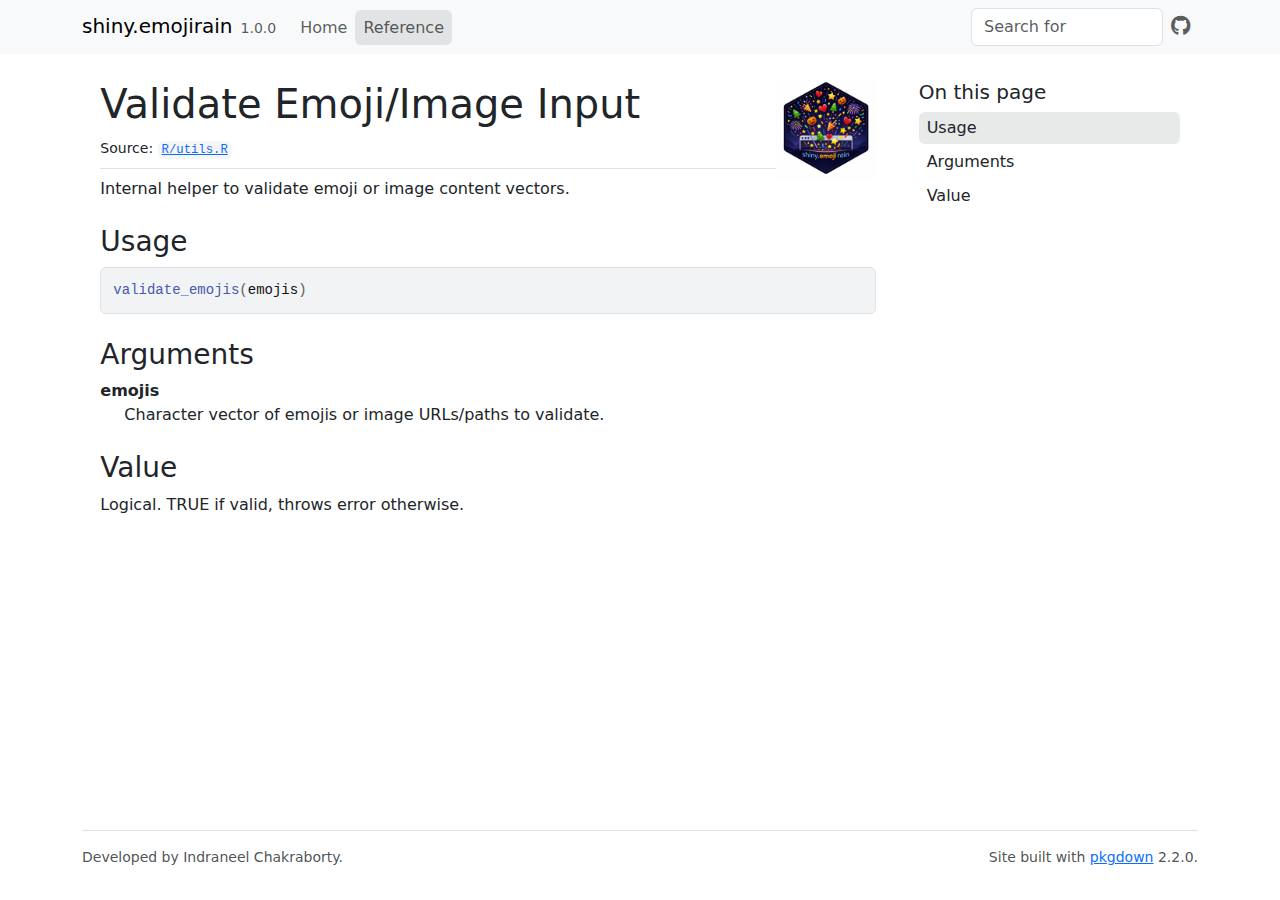
<file: reference/validate_emojis.html>
<!DOCTYPE html>
<!-- Generated by pkgdown: do not edit by hand --><html lang="en"><head><meta http-equiv="Content-Type" content="text/html; charset=UTF-8"><meta charset="utf-8"><meta http-equiv="X-UA-Compatible" content="IE=edge"><meta name="viewport" content="width=device-width, initial-scale=1, shrink-to-fit=no"><title>Validate Emoji/Image Input — validate_emojis • shiny.emojirain</title><!-- favicons --><link rel="icon" type="image/png" sizes="96x96" href="../favicon-96x96.png"><link rel="icon" type="”image/svg+xml”" href="../favicon.svg"><link rel="apple-touch-icon" sizes="180x180" href="../apple-touch-icon.png"><link rel="icon" sizes="any" href="../favicon.ico"><link rel="manifest" href="../site.webmanifest"><script src="../deps/jquery-3.6.0/jquery-3.6.0.min.js"></script><meta name="viewport" content="width=device-width, initial-scale=1, shrink-to-fit=no"><link href="../deps/bootstrap-5.3.1/bootstrap.min.css" rel="stylesheet"><script src="../deps/bootstrap-5.3.1/bootstrap.bundle.min.js"></script><link href="../deps/font-awesome-6.5.2/css/all.min.css" rel="stylesheet"><link href="../deps/font-awesome-6.5.2/css/v4-shims.min.css" rel="stylesheet"><script src="../deps/headroom-0.11.0/headroom.min.js"></script><script src="../deps/headroom-0.11.0/jQuery.headroom.min.js"></script><script src="../deps/bootstrap-toc-1.0.1/bootstrap-toc.min.js"></script><script src="../deps/clipboard.js-2.0.11/clipboard.min.js"></script><script src="../deps/search-1.0.0/autocomplete.jquery.min.js"></script><script src="../deps/search-1.0.0/fuse.min.js"></script><script src="../deps/search-1.0.0/mark.min.js"></script><!-- pkgdown --><script src="../pkgdown.js"></script><meta property="og:title" content="Validate Emoji/Image Input — validate_emojis"><meta name="description" content="Internal helper to validate emoji or image content vectors."><meta property="og:description" content="Internal helper to validate emoji or image content vectors."><meta property="og:image" content="https://ineelhere.github.io/shiny.emojirain/logo.png"></head><body>
    <a href="#main" class="visually-hidden-focusable">Skip to contents</a>


    <nav class="navbar navbar-expand-lg fixed-top bg-light" data-bs-theme="light" aria-label="Site navigation"><div class="container">

    <a class="navbar-brand me-2" href="../index.html">shiny.emojirain</a>

    <small class="nav-text text-muted me-auto" data-bs-toggle="tooltip" data-bs-placement="bottom" title="Released version">1.0.0</small>


    <button class="navbar-toggler" type="button" data-bs-toggle="collapse" data-bs-target="#navbar" aria-controls="navbar" aria-expanded="false" aria-label="Toggle navigation">
      <span class="navbar-toggler-icon"></span>
    </button>

    <div id="navbar" class="collapse navbar-collapse ms-3">
      <ul class="navbar-nav me-auto"><li class="nav-item"><a class="nav-link" href="../index.html">Home</a></li>
<li class="active nav-item"><a class="nav-link" href="../reference/index.html">Reference</a></li>
      </ul><ul class="navbar-nav"><li class="nav-item"><form class="form-inline" role="search">
 <input class="form-control" type="search" name="search-input" id="search-input" autocomplete="off" aria-label="Search site" placeholder="Search for" data-search-index="../search.json"></form></li>
<li class="nav-item"><a class="external-link nav-link" href="https://github.com/ineelhere/shiny.emojirain/" aria-label="GitHub"><span class="fa fab fa-github fa-lg"></span></a></li>
      </ul></div>


  </div>
</nav><div class="container template-reference-topic">
<div class="row">
  <main id="main" class="col-md-9"><div class="page-header">
      <img src="../logo.png" class="logo" alt=""><h1>Validate Emoji/Image Input</h1>
      <small class="dont-index">Source: <a href="https://github.com/ineelhere/shiny.emojirain/blob/main/R/utils.R" class="external-link"><code>R/utils.R</code></a></small>
      <div class="d-none name"><code>validate_emojis.Rd</code></div>
    </div>

    <div class="ref-description section level2">
    <p>Internal helper to validate emoji or image content vectors.</p>
    </div>

    <div class="section level2">
    <h2 id="ref-usage">Usage<a class="anchor" aria-label="anchor" href="#ref-usage"></a></h2>
    <div class="sourceCode"><pre class="sourceCode r"><code><span><span class="fu">validate_emojis</span><span class="op">(</span><span class="va">emojis</span><span class="op">)</span></span></code></pre></div>
    </div>

    <div class="section level2">
    <h2 id="arguments">Arguments<a class="anchor" aria-label="anchor" href="#arguments"></a></h2>


<dl><dt id="arg-emojis">emojis<a class="anchor" aria-label="anchor" href="#arg-emojis"></a></dt>
<dd><p>Character vector of emojis or image URLs/paths to validate.</p></dd>

</dl></div>
    <div class="section level2">
    <h2 id="value">Value<a class="anchor" aria-label="anchor" href="#value"></a></h2>
    <p>Logical. TRUE if valid, throws error otherwise.</p>
    </div>

  </main><aside class="col-md-3"><nav id="toc" aria-label="Table of contents"><h2>On this page</h2>
    </nav></aside></div>


    <footer><div class="pkgdown-footer-left">
  <p>Developed by Indraneel Chakraborty.</p>
</div>

<div class="pkgdown-footer-right">
  <p>Site built with <a href="https://pkgdown.r-lib.org/" class="external-link">pkgdown</a> 2.2.0.</p>
</div>

    </footer></div>





  </body></html>
</file>
<file: deps/font-awesome-6.5.2/css/v4-shims.min.css>
/*!
 * Font Awesome Free 6.5.2 by @fontawesome - https://fontawesome.com
 * License - https://fontawesome.com/license/free (Icons: CC BY 4.0, Fonts: SIL OFL 1.1, Code: MIT License)
 * Copyright 2024 Fonticons, Inc.
 */
.fa.fa-glass:before{content:"\f000"}.fa.fa-envelope-o{font-family:"Font Awesome 6 Free";font-weight:400}.fa.fa-envelope-o:before{content:"\f0e0"}.fa.fa-star-o{font-family:"Font Awesome 6 Free";font-weight:400}.fa.fa-star-o:before{content:"\f005"}.fa.fa-close:before,.fa.fa-remove:before{content:"\f00d"}.fa.fa-gear:before{content:"\f013"}.fa.fa-trash-o{font-family:"Font Awesome 6 Free";font-weight:400}.fa.fa-trash-o:before{content:"\f2ed"}.fa.fa-home:before{content:"\f015"}.fa.fa-file-o{font-family:"Font Awesome 6 Free";font-weight:400}.fa.fa-file-o:before{content:"\f15b"}.fa.fa-clock-o{font-family:"Font Awesome 6 Free";font-weight:400}.fa.fa-clock-o:before{content:"\f017"}.fa.fa-arrow-circle-o-down{font-family:"Font Awesome 6 Free";font-weight:400}.fa.fa-arrow-circle-o-down:before{content:"\f358"}.fa.fa-arrow-circle-o-up{font-family:"Font Awesome 6 Free";font-weight:400}.fa.fa-arrow-circle-o-up:before{content:"\f35b"}.fa.fa-play-circle-o{font-family:"Font Awesome 6 Free";font-weight:400}.fa.fa-play-circle-o:before{content:"\f144"}.fa.fa-repeat:before,.fa.fa-rotate-right:before{content:"\f01e"}.fa.fa-refresh:before{content:"\f021"}.fa.fa-list-alt{font-family:"Font Awesome 6 Free";font-weight:400}.fa.fa-list-alt:before{content:"\f022"}.fa.fa-dedent:before{content:"\f03b"}.fa.fa-video-camera:before{content:"\f03d"}.fa.fa-picture-o{font-family:"Font Awesome 6 Free";font-weight:400}.fa.fa-picture-o:before{content:"\f03e"}.fa.fa-photo{font-family:"Font Awesome 6 Free";font-weight:400}.fa.fa-photo:before{content:"\f03e"}.fa.fa-image{font-family:"Font Awesome 6 Free";font-weight:400}.fa.fa-image:before{content:"\f03e"}.fa.fa-map-marker:before{content:"\f3c5"}.fa.fa-pencil-square-o{font-family:"Font Awesome 6 Free";font-weight:400}.fa.fa-pencil-square-o:before{content:"\f044"}.fa.fa-edit{font-family:"Font Awesome 6 Free";font-weight:400}.fa.fa-edit:before{content:"\f044"}.fa.fa-share-square-o:before{content:"\f14d"}.fa.fa-check-square-o{font-family:"Font Awesome 6 Free";font-weight:400}.fa.fa-check-square-o:before{content:"\f14a"}.fa.fa-arrows:before{content:"\f0b2"}.fa.fa-times-circle-o{font-family:"Font Awesome 6 Free";font-weight:400}.fa.fa-times-circle-o:before{content:"\f057"}.fa.fa-check-circle-o{font-family:"Font Awesome 6 Free";font-weight:400}.fa.fa-check-circle-o:before{content:"\f058"}.fa.fa-mail-forward:before{content:"\f064"}.fa.fa-expand:before{content:"\f424"}.fa.fa-compress:before{content:"\f422"}.fa.fa-eye,.fa.fa-eye-slash{font-family:"Font Awesome 6 Free";font-weight:400}.fa.fa-warning:before{content:"\f071"}.fa.fa-calendar:before{content:"\f073"}.fa.fa-arrows-v:before{content:"\f338"}.fa.fa-arrows-h:before{content:"\f337"}.fa.fa-bar-chart-o:before,.fa.fa-bar-chart:before{content:"\e0e3"}.fa.fa-twitter-square{font-family:"Font Awesome 6 Brands";font-weight:400}.fa.fa-twitter-square:before{content:"\f081"}.fa.fa-facebook-square{font-family:"Font Awesome 6 Brands";font-weight:400}.fa.fa-facebook-square:before{content:"\f082"}.fa.fa-gears:before{content:"\f085"}.fa.fa-thumbs-o-up{font-family:"Font Awesome 6 Free";font-weight:400}.fa.fa-thumbs-o-up:before{content:"\f164"}.fa.fa-thumbs-o-down{font-family:"Font Awesome 6 Free";font-weight:400}.fa.fa-thumbs-o-down:before{content:"\f165"}.fa.fa-heart-o{font-family:"Font Awesome 6 Free";font-weight:400}.fa.fa-heart-o:before{content:"\f004"}.fa.fa-sign-out:before{content:"\f2f5"}.fa.fa-linkedin-square{font-family:"Font Awesome 6 Brands";font-weight:400}.fa.fa-linkedin-square:before{content:"\f08c"}.fa.fa-thumb-tack:before{content:"\f08d"}.fa.fa-external-link:before{content:"\f35d"}.fa.fa-sign-in:before{content:"\f2f6"}.fa.fa-github-square{font-family:"Font Awesome 6 Brands";font-weight:400}.fa.fa-github-square:before{content:"\f092"}.fa.fa-lemon-o{font-family:"Font Awesome 6 Free";font-weight:400}.fa.fa-lemon-o:before{content:"\f094"}.fa.fa-square-o{font-family:"Font Awesome 6 Free";font-weight:400}.fa.fa-square-o:before{content:"\f0c8"}.fa.fa-bookmark-o{font-family:"Font Awesome 6 Free";font-weight:400}.fa.fa-bookmark-o:before{content:"\f02e"}.fa.fa-facebook,.fa.fa-twitter{font-family:"Font Awesome 6 Brands";font-weight:400}.fa.fa-facebook:before{content:"\f39e"}.fa.fa-facebook-f{font-family:"Font Awesome 6 Brands";font-weight:400}.fa.fa-facebook-f:before{content:"\f39e"}.fa.fa-github{font-family:"Font Awesome 6 Brands";font-weight:400}.fa.fa-credit-card{font-family:"Font Awesome 6 Free";font-weight:400}.fa.fa-feed:before{content:"\f09e"}.fa.fa-hdd-o{font-family:"Font Awesome 6 Free";font-weight:400}.fa.fa-hdd-o:before{content:"\f0a0"}.fa.fa-hand-o-right{font-family:"Font Awesome 6 Free";font-weight:400}.fa.fa-hand-o-right:before{content:"\f0a4"}.fa.fa-hand-o-left{font-family:"Font Awesome 6 Free";font-weight:400}.fa.fa-hand-o-left:before{content:"\f0a5"}.fa.fa-hand-o-up{font-family:"Font Awesome 6 Free";font-weight:400}.fa.fa-hand-o-up:before{content:"\f0a6"}.fa.fa-hand-o-down{font-family:"Font Awesome 6 Free";font-weight:400}.fa.fa-hand-o-down:before{content:"\f0a7"}.fa.fa-globe:before{content:"\f57d"}.fa.fa-tasks:before{content:"\f828"}.fa.fa-arrows-alt:before{content:"\f31e"}.fa.fa-group:before{content:"\f0c0"}.fa.fa-chain:before{content:"\f0c1"}.fa.fa-cut:before{content:"\f0c4"}.fa.fa-files-o{font-family:"Font Awesome 6 Free";font-weight:400}.fa.fa-files-o:before{content:"\f0c5"}.fa.fa-floppy-o{font-family:"Font Awesome 6 Free";font-weight:400}.fa.fa-floppy-o:before{content:"\f0c7"}.fa.fa-save{font-family:"Font Awesome 6 Free";font-weight:400}.fa.fa-save:before{content:"\f0c7"}.fa.fa-navicon:before,.fa.fa-reorder:before{content:"\f0c9"}.fa.fa-magic:before{content:"\e2ca"}.fa.fa-pinterest,.fa.fa-pinterest-square{font-family:"Font Awesome 6 Brands";font-weight:400}.fa.fa-pinterest-square:before{content:"\f0d3"}.fa.fa-google-plus-square{font-family:"Font Awesome 6 Brands";font-weight:400}.fa.fa-google-plus-square:before{content:"\f0d4"}.fa.fa-google-plus{font-family:"Font Awesome 6 Brands";font-weight:400}.fa.fa-google-plus:before{content:"\f0d5"}.fa.fa-money:before{content:"\f3d1"}.fa.fa-unsorted:before{content:"\f0dc"}.fa.fa-sort-desc:before{content:"\f0dd"}.fa.fa-sort-asc:before{content:"\f0de"}.fa.fa-linkedin{font-family:"Font Awesome 6 Brands";font-weight:400}.fa.fa-linkedin:before{content:"\f0e1"}.fa.fa-rotate-left:before{content:"\f0e2"}.fa.fa-legal:before{content:"\f0e3"}.fa.fa-dashboard:before,.fa.fa-tachometer:before{content:"\f625"}.fa.fa-comment-o{font-family:"Font Awesome 6 Free";font-weight:400}.fa.fa-comment-o:before{content:"\f075"}.fa.fa-comments-o{font-family:"Font Awesome 6 Free";font-weight:400}.fa.fa-comments-o:before{content:"\f086"}.fa.fa-flash:before{content:"\f0e7"}.fa.fa-clipboard:before{content:"\f0ea"}.fa.fa-lightbulb-o{font-family:"Font Awesome 6 Free";font-weight:400}.fa.fa-lightbulb-o:before{content:"\f0eb"}.fa.fa-exchange:before{content:"\f362"}.fa.fa-cloud-download:before{content:"\f0ed"}.fa.fa-cloud-upload:before{content:"\f0ee"}.fa.fa-bell-o{font-family:"Font Awesome 6 Free";font-weight:400}.fa.fa-bell-o:before{content:"\f0f3"}.fa.fa-cutlery:before{content:"\f2e7"}.fa.fa-file-text-o{font-family:"Font Awesome 6 Free";font-weight:400}.fa.fa-file-text-o:before{content:"\f15c"}.fa.fa-building-o{font-family:"Font Awesome 6 Free";font-weight:400}.fa.fa-building-o:before{content:"\f1ad"}.fa.fa-hospital-o{font-family:"Font Awesome 6 Free";font-weight:400}.fa.fa-hospital-o:before{content:"\f0f8"}.fa.fa-tablet:before{content:"\f3fa"}.fa.fa-mobile-phone:before,.fa.fa-mobile:before{content:"\f3cd"}.fa.fa-circle-o{font-family:"Font Awesome 6 Free";font-weight:400}.fa.fa-circle-o:before{content:"\f111"}.fa.fa-mail-reply:before{content:"\f3e5"}.fa.fa-github-alt{font-family:"Font Awesome 6 Brands";font-weight:400}.fa.fa-folder-o{font-family:"Font Awesome 6 Free";font-weight:400}.fa.fa-folder-o:before{content:"\f07b"}.fa.fa-folder-open-o{font-family:"Font Awesome 6 Free";font-weight:400}.fa.fa-folder-open-o:before{content:"\f07c"}.fa.fa-smile-o{font-family:"Font Awesome 6 Free";font-weight:400}.fa.fa-smile-o:before{content:"\f118"}.fa.fa-frown-o{font-family:"Font Awesome 6 Free";font-weight:400}.fa.fa-frown-o:before{content:"\f119"}.fa.fa-meh-o{font-family:"Font Awesome 6 Free";font-weight:400}.fa.fa-meh-o:before{content:"\f11a"}.fa.fa-keyboard-o{font-family:"Font Awesome 6 Free";font-weight:400}.fa.fa-keyboard-o:before{content:"\f11c"}.fa.fa-flag-o{font-family:"Font Awesome 6 Free";font-weight:400}.fa.fa-flag-o:before{content:"\f024"}.fa.fa-mail-reply-all:before{content:"\f122"}.fa.fa-star-half-o{font-family:"Font Awesome 6 Free";font-weight:400}.fa.fa-star-half-o:before{content:"\f5c0"}.fa.fa-star-half-empty{font-family:"Font Awesome 6 Free";font-weight:400}.fa.fa-star-half-empty:before{content:"\f5c0"}.fa.fa-star-half-full{font-family:"Font Awesome 6 Free";font-weight:400}.fa.fa-star-half-full:before{content:"\f5c0"}.fa.fa-code-fork:before{content:"\f126"}.fa.fa-chain-broken:before,.fa.fa-unlink:before{content:"\f127"}.fa.fa-calendar-o{font-family:"Font Awesome 6 Free";font-weight:400}.fa.fa-calendar-o:before{content:"\f133"}.fa.fa-css3,.fa.fa-html5,.fa.fa-maxcdn{font-family:"Font Awesome 6 Brands";font-weight:400}.fa.fa-unlock-alt:before{content:"\f09c"}.fa.fa-minus-square-o{font-family:"Font Awesome 6 Free";font-weight:400}.fa.fa-minus-square-o:before{content:"\f146"}.fa.fa-level-up:before{content:"\f3bf"}.fa.fa-level-down:before{content:"\f3be"}.fa.fa-pencil-square:before{content:"\f14b"}.fa.fa-external-link-square:before{content:"\f360"}.fa.fa-compass{font-family:"Font Awesome 6 Free";font-weight:400}.fa.fa-caret-square-o-down{font-family:"Font Awesome 6 Free";font-weight:400}.fa.fa-caret-square-o-down:before{content:"\f150"}.fa.fa-toggle-down{font-family:"Font Awesome 6 Free";font-weight:400}.fa.fa-toggle-down:before{content:"\f150"}.fa.fa-caret-square-o-up{font-family:"Font Awesome 6 Free";font-weight:400}.fa.fa-caret-square-o-up:before{content:"\f151"}.fa.fa-toggle-up{font-family:"Font Awesome 6 Free";font-weight:400}.fa.fa-toggle-up:before{content:"\f151"}.fa.fa-caret-square-o-right{font-family:"Font Awesome 6 Free";font-weight:400}.fa.fa-caret-square-o-right:before{content:"\f152"}.fa.fa-toggle-right{font-family:"Font Awesome 6 Free";font-weight:400}.fa.fa-toggle-right:before{content:"\f152"}.fa.fa-eur:before,.fa.fa-euro:before{content:"\f153"}.fa.fa-gbp:before{content:"\f154"}.fa.fa-dollar:before,.fa.fa-usd:before{content:"\24"}.fa.fa-inr:before,.fa.fa-rupee:before{content:"\e1bc"}.fa.fa-cny:before,.fa.fa-jpy:before,.fa.fa-rmb:before,.fa.fa-yen:before{content:"\f157"}.fa.fa-rouble:before,.fa.fa-rub:before,.fa.fa-ruble:before{content:"\f158"}.fa.fa-krw:before,.fa.fa-won:before{content:"\f159"}.fa.fa-bitcoin,.fa.fa-btc{font-family:"Font Awesome 6 Brands";font-weight:400}.fa.fa-bitcoin:before{content:"\f15a"}.fa.fa-file-text:before{content:"\f15c"}.fa.fa-sort-alpha-asc:before{content:"\f15d"}.fa.fa-sort-alpha-desc:before{content:"\f881"}.fa.fa-sort-amount-asc:before{content:"\f884"}.fa.fa-sort-amount-desc:before{content:"\f160"}.fa.fa-sort-numeric-asc:before{content:"\f162"}.fa.fa-sort-numeric-desc:before{content:"\f886"}.fa.fa-youtube-square{font-family:"Font Awesome 6 Brands";font-weight:400}.fa.fa-youtube-square:before{content:"\f431"}.fa.fa-xing,.fa.fa-xing-square,.fa.fa-youtube{font-family:"Font Awesome 6 Brands";font-weight:400}.fa.fa-xing-square:before{content:"\f169"}.fa.fa-youtube-play{font-family:"Font Awesome 6 Brands";font-weight:400}.fa.fa-youtube-play:before{content:"\f167"}.fa.fa-adn,.fa.fa-bitbucket,.fa.fa-bitbucket-square,.fa.fa-dropbox,.fa.fa-flickr,.fa.fa-instagram,.fa.fa-stack-overflow{font-family:"Font Awesome 6 Brands";font-weight:400}.fa.fa-bitbucket-square:before{content:"\f171"}.fa.fa-tumblr,.fa.fa-tumblr-square{font-family:"Font Awesome 6 Brands";font-weight:400}.fa.fa-tumblr-square:before{content:"\f174"}.fa.fa-long-arrow-down:before{content:"\f309"}.fa.fa-long-arrow-up:before{content:"\f30c"}.fa.fa-long-arrow-left:before{content:"\f30a"}.fa.fa-long-arrow-right:before{content:"\f30b"}.fa.fa-android,.fa.fa-apple,.fa.fa-dribbble,.fa.fa-foursquare,.fa.fa-gittip,.fa.fa-gratipay,.fa.fa-linux,.fa.fa-skype,.fa.fa-trello,.fa.fa-windows{font-family:"Font Awesome 6 Brands";font-weight:400}.fa.fa-gittip:before{content:"\f184"}.fa.fa-sun-o{font-family:"Font Awesome 6 Free";font-weight:400}.fa.fa-sun-o:before{content:"\f185"}.fa.fa-moon-o{font-family:"Font Awesome 6 Free";font-weight:400}.fa.fa-moon-o:before{content:"\f186"}.fa.fa-pagelines,.fa.fa-renren,.fa.fa-stack-exchange,.fa.fa-vk,.fa.fa-weibo{font-family:"Font Awesome 6 Brands";font-weight:400}.fa.fa-arrow-circle-o-right{font-family:"Font Awesome 6 Free";font-weight:400}.fa.fa-arrow-circle-o-right:before{content:"\f35a"}.fa.fa-arrow-circle-o-left{font-family:"Font Awesome 6 Free";font-weight:400}.fa.fa-arrow-circle-o-left:before{content:"\f359"}.fa.fa-caret-square-o-left{font-family:"Font Awesome 6 Free";font-weight:400}.fa.fa-caret-square-o-left:before{content:"\f191"}.fa.fa-toggle-left{font-family:"Font Awesome 6 Free";font-weight:400}.fa.fa-toggle-left:before{content:"\f191"}.fa.fa-dot-circle-o{font-family:"Font Awesome 6 Free";font-weight:400}.fa.fa-dot-circle-o:before{content:"\f192"}.fa.fa-vimeo-square{font-family:"Font Awesome 6 Brands";font-weight:400}.fa.fa-vimeo-square:before{content:"\f194"}.fa.fa-try:before,.fa.fa-turkish-lira:before{content:"\e2bb"}.fa.fa-plus-square-o{font-family:"Font Awesome 6 Free";font-weight:400}.fa.fa-plus-square-o:before{content:"\f0fe"}.fa.fa-openid,.fa.fa-slack,.fa.fa-wordpress{font-family:"Font Awesome 6 Brands";font-weight:400}.fa.fa-bank:before,.fa.fa-institution:before{content:"\f19c"}.fa.fa-mortar-board:before{content:"\f19d"}.fa.fa-google,.fa.fa-reddit,.fa.fa-reddit-square,.fa.fa-yahoo{font-family:"Font Awesome 6 Brands";font-weight:400}.fa.fa-reddit-square:before{content:"\f1a2"}.fa.fa-behance,.fa.fa-behance-square,.fa.fa-delicious,.fa.fa-digg,.fa.fa-drupal,.fa.fa-joomla,.fa.fa-pied-piper-alt,.fa.fa-pied-piper-pp,.fa.fa-stumbleupon,.fa.fa-stumbleupon-circle{font-family:"Font Awesome 6 Brands";font-weight:400}.fa.fa-behance-square:before{content:"\f1b5"}.fa.fa-steam,.fa.fa-steam-square{font-family:"Font Awesome 6 Brands";font-weight:400}.fa.fa-steam-square:before{content:"\f1b7"}.fa.fa-automobile:before{content:"\f1b9"}.fa.fa-cab:before{content:"\f1ba"}.fa.fa-deviantart,.fa.fa-soundcloud,.fa.fa-spotify{font-family:"Font Awesome 6 Brands";font-weight:400}.fa.fa-file-pdf-o{font-family:"Font Awesome 6 Free";font-weight:400}.fa.fa-file-pdf-o:before{content:"\f1c1"}.fa.fa-file-word-o{font-family:"Font Awesome 6 Free";font-weight:400}.fa.fa-file-word-o:before{content:"\f1c2"}.fa.fa-file-excel-o{font-family:"Font Awesome 6 Free";font-weight:400}.fa.fa-file-excel-o:before{content:"\f1c3"}.fa.fa-file-powerpoint-o{font-family:"Font Awesome 6 Free";font-weight:400}.fa.fa-file-powerpoint-o:before{content:"\f1c4"}.fa.fa-file-image-o{font-family:"Font Awesome 6 Free";font-weight:400}.fa.fa-file-image-o:before{content:"\f1c5"}.fa.fa-file-photo-o{font-family:"Font Awesome 6 Free";font-weight:400}.fa.fa-file-photo-o:before{content:"\f1c5"}.fa.fa-file-picture-o{font-family:"Font Awesome 6 Free";font-weight:400}.fa.fa-file-picture-o:before{content:"\f1c5"}.fa.fa-file-archive-o{font-family:"Font Awesome 6 Free";font-weight:400}.fa.fa-file-archive-o:before{content:"\f1c6"}.fa.fa-file-zip-o{font-family:"Font Awesome 6 Free";font-weight:400}.fa.fa-file-zip-o:before{content:"\f1c6"}.fa.fa-file-audio-o{font-family:"Font Awesome 6 Free";font-weight:400}.fa.fa-file-audio-o:before{content:"\f1c7"}.fa.fa-file-sound-o{font-family:"Font Awesome 6 Free";font-weight:400}.fa.fa-file-sound-o:before{content:"\f1c7"}.fa.fa-file-video-o{font-family:"Font Awesome 6 Free";font-weight:400}.fa.fa-file-video-o:before{content:"\f1c8"}.fa.fa-file-movie-o{font-family:"Font Awesome 6 Free";font-weight:400}.fa.fa-file-movie-o:before{content:"\f1c8"}.fa.fa-file-code-o{font-family:"Font Awesome 6 Free";font-weight:400}.fa.fa-file-code-o:before{content:"\f1c9"}.fa.fa-codepen,.fa.fa-jsfiddle,.fa.fa-vine{font-family:"Font Awesome 6 Brands";font-weight:400}.fa.fa-life-bouy:before,.fa.fa-life-buoy:before,.fa.fa-life-saver:before,.fa.fa-support:before{content:"\f1cd"}.fa.fa-circle-o-notch:before{content:"\f1ce"}.fa.fa-ra,.fa.fa-rebel{font-family:"Font Awesome 6 Brands";font-weight:400}.fa.fa-ra:before{content:"\f1d0"}.fa.fa-resistance{font-family:"Font Awesome 6 Brands";font-weight:400}.fa.fa-resistance:before{content:"\f1d0"}.fa.fa-empire,.fa.fa-ge{font-family:"Font Awesome 6 Brands";font-weight:400}.fa.fa-ge:before{content:"\f1d1"}.fa.fa-git-square{font-family:"Font Awesome 6 Brands";font-weight:400}.fa.fa-git-square:before{content:"\f1d2"}.fa.fa-git,.fa.fa-hacker-news,.fa.fa-y-combinator-square{font-family:"Font Awesome 6 Brands";font-weight:400}.fa.fa-y-combinator-square:before{content:"\f1d4"}.fa.fa-yc-square{font-family:"Font Awesome 6 Brands";font-weight:400}.fa.fa-yc-square:before{content:"\f1d4"}.fa.fa-qq,.fa.fa-tencent-weibo,.fa.fa-wechat,.fa.fa-weixin{font-family:"Font Awesome 6 Brands";font-weight:400}.fa.fa-wechat:before{content:"\f1d7"}.fa.fa-send:before{content:"\f1d8"}.fa.fa-paper-plane-o{font-family:"Font Awesome 6 Free";font-weight:400}.fa.fa-paper-plane-o:before{content:"\f1d8"}.fa.fa-send-o{font-family:"Font Awesome 6 Free";font-weight:400}.fa.fa-send-o:before{content:"\f1d8"}.fa.fa-circle-thin{font-family:"Font Awesome 6 Free";font-weight:400}.fa.fa-circle-thin:before{content:"\f111"}.fa.fa-header:before{content:"\f1dc"}.fa.fa-futbol-o{font-family:"Font Awesome 6 Free";font-weight:400}.fa.fa-futbol-o:before{content:"\f1e3"}.fa.fa-soccer-ball-o{font-family:"Font Awesome 6 Free";font-weight:400}.fa.fa-soccer-ball-o:before{content:"\f1e3"}.fa.fa-slideshare,.fa.fa-twitch,.fa.fa-yelp{font-family:"Font Awesome 6 Brands";font-weight:400}.fa.fa-newspaper-o{font-family:"Font Awesome 6 Free";font-weight:400}.fa.fa-newspaper-o:before{content:"\f1ea"}.fa.fa-cc-amex,.fa.fa-cc-discover,.fa.fa-cc-mastercard,.fa.fa-cc-paypal,.fa.fa-cc-stripe,.fa.fa-cc-visa,.fa.fa-google-wallet,.fa.fa-paypal{font-family:"Font Awesome 6 Brands";font-weight:400}.fa.fa-bell-slash-o{font-family:"Font Awesome 6 Free";font-weight:400}.fa.fa-bell-slash-o:before{content:"\f1f6"}.fa.fa-trash:before{content:"\f2ed"}.fa.fa-copyright{font-family:"Font Awesome 6 Free";font-weight:400}.fa.fa-eyedropper:before{content:"\f1fb"}.fa.fa-area-chart:before{content:"\f1fe"}.fa.fa-pie-chart:before{content:"\f200"}.fa.fa-line-chart:before{content:"\f201"}.fa.fa-lastfm,.fa.fa-lastfm-square{font-family:"Font Awesome 6 Brands";font-weight:400}.fa.fa-lastfm-square:before{content:"\f203"}.fa.fa-angellist,.fa.fa-ioxhost{font-family:"Font Awesome 6 Brands";font-weight:400}.fa.fa-cc{font-family:"Font Awesome 6 Free";font-weight:400}.fa.fa-cc:before{content:"\f20a"}.fa.fa-ils:before,.fa.fa-shekel:before,.fa.fa-sheqel:before{content:"\f20b"}.fa.fa-buysellads,.fa.fa-connectdevelop,.fa.fa-dashcube,.fa.fa-forumbee,.fa.fa-leanpub,.fa.fa-sellsy,.fa.fa-shirtsinbulk,.fa.fa-simplybuilt,.fa.fa-skyatlas{font-family:"Font Awesome 6 Brands";font-weight:400}.fa.fa-diamond{font-family:"Font Awesome 6 Free";font-weight:400}.fa.fa-diamond:before{content:"\f3a5"}.fa.fa-intersex:before,.fa.fa-transgender:before{content:"\f224"}.fa.fa-transgender-alt:before{content:"\f225"}.fa.fa-facebook-official{font-family:"Font Awesome 6 Brands";font-weight:400}.fa.fa-facebook-official:before{content:"\f09a"}.fa.fa-pinterest-p,.fa.fa-whatsapp{font-family:"Font Awesome 6 Brands";font-weight:400}.fa.fa-hotel:before{content:"\f236"}.fa.fa-medium,.fa.fa-viacoin,.fa.fa-y-combinator,.fa.fa-yc{font-family:"Font Awesome 6 Brands";font-weight:400}.fa.fa-yc:before{content:"\f23b"}.fa.fa-expeditedssl,.fa.fa-opencart,.fa.fa-optin-monster{font-family:"Font Awesome 6 Brands";font-weight:400}.fa.fa-battery-4:before,.fa.fa-battery:before{content:"\f240"}.fa.fa-battery-3:before{content:"\f241"}.fa.fa-battery-2:before{content:"\f242"}.fa.fa-battery-1:before{content:"\f243"}.fa.fa-battery-0:before{content:"\f244"}.fa.fa-object-group,.fa.fa-object-ungroup,.fa.fa-sticky-note-o{font-family:"Font Awesome 6 Free";font-weight:400}.fa.fa-sticky-note-o:before{content:"\f249"}.fa.fa-cc-diners-club,.fa.fa-cc-jcb{font-family:"Font Awesome 6 Brands";font-weight:400}.fa.fa-clone{font-family:"Font Awesome 6 Free";font-weight:400}.fa.fa-hourglass-o:before{content:"\f254"}.fa.fa-hourglass-1:before{content:"\f251"}.fa.fa-hourglass-2:before{content:"\f252"}.fa.fa-hourglass-3:before{content:"\f253"}.fa.fa-hand-rock-o{font-family:"Font Awesome 6 Free";font-weight:400}.fa.fa-hand-rock-o:before{content:"\f255"}.fa.fa-hand-grab-o{font-family:"Font Awesome 6 Free";font-weight:400}.fa.fa-hand-grab-o:before{content:"\f255"}.fa.fa-hand-paper-o{font-family:"Font Awesome 6 Free";font-weight:400}.fa.fa-hand-paper-o:before{content:"\f256"}.fa.fa-hand-stop-o{font-family:"Font Awesome 6 Free";font-weight:400}.fa.fa-hand-stop-o:before{content:"\f256"}.fa.fa-hand-scissors-o{font-family:"Font Awesome 6 Free";font-weight:400}.fa.fa-hand-scissors-o:before{content:"\f257"}.fa.fa-hand-lizard-o{font-family:"Font Awesome 6 Free";font-weight:400}.fa.fa-hand-lizard-o:before{content:"\f258"}.fa.fa-hand-spock-o{font-family:"Font Awesome 6 Free";font-weight:400}.fa.fa-hand-spock-o:before{content:"\f259"}.fa.fa-hand-pointer-o{font-family:"Font Awesome 6 Free";font-weight:400}.fa.fa-hand-pointer-o:before{content:"\f25a"}.fa.fa-hand-peace-o{font-family:"Font Awesome 6 Free";font-weight:400}.fa.fa-hand-peace-o:before{content:"\f25b"}.fa.fa-registered{font-family:"Font Awesome 6 Free";font-weight:400}.fa.fa-creative-commons,.fa.fa-gg,.fa.fa-gg-circle,.fa.fa-odnoklassniki,.fa.fa-odnoklassniki-square{font-family:"Font Awesome 6 Brands";font-weight:400}.fa.fa-odnoklassniki-square:before{content:"\f264"}.fa.fa-chrome,.fa.fa-firefox,.fa.fa-get-pocket,.fa.fa-internet-explorer,.fa.fa-opera,.fa.fa-safari,.fa.fa-wikipedia-w{font-family:"Font Awesome 6 Brands";font-weight:400}.fa.fa-television:before{content:"\f26c"}.fa.fa-500px,.fa.fa-amazon,.fa.fa-contao{font-family:"Font Awesome 6 Brands";font-weight:400}.fa.fa-calendar-plus-o{font-family:"Font Awesome 6 Free";font-weight:400}.fa.fa-calendar-plus-o:before{content:"\f271"}.fa.fa-calendar-minus-o{font-family:"Font Awesome 6 Free";font-weight:400}.fa.fa-calendar-minus-o:before{content:"\f272"}.fa.fa-calendar-times-o{font-family:"Font Awesome 6 Free";font-weight:400}.fa.fa-calendar-times-o:before{content:"\f273"}.fa.fa-calendar-check-o{font-family:"Font Awesome 6 Free";font-weight:400}.fa.fa-calendar-check-o:before{content:"\f274"}.fa.fa-map-o{font-family:"Font Awesome 6 Free";font-weight:400}.fa.fa-map-o:before{content:"\f279"}.fa.fa-commenting:before{content:"\f4ad"}.fa.fa-commenting-o{font-family:"Font Awesome 6 Free";font-weight:400}.fa.fa-commenting-o:before{content:"\f4ad"}.fa.fa-houzz,.fa.fa-vimeo{font-family:"Font Awesome 6 Brands";font-weight:400}.fa.fa-vimeo:before{content:"\f27d"}.fa.fa-black-tie,.fa.fa-edge,.fa.fa-fonticons,.fa.fa-reddit-alien{font-family:"Font Awesome 6 Brands";font-weight:400}.fa.fa-credit-card-alt:before{content:"\f09d"}.fa.fa-codiepie,.fa.fa-fort-awesome,.fa.fa-mixcloud,.fa.fa-modx,.fa.fa-product-hunt,.fa.fa-scribd,.fa.fa-usb{font-family:"Font Awesome 6 Brands";font-weight:400}.fa.fa-pause-circle-o{font-family:"Font Awesome 6 Free";font-weight:400}.fa.fa-pause-circle-o:before{content:"\f28b"}.fa.fa-stop-circle-o{font-family:"Font Awesome 6 Free";font-weight:400}.fa.fa-stop-circle-o:before{content:"\f28d"}.fa.fa-bluetooth,.fa.fa-bluetooth-b,.fa.fa-envira,.fa.fa-gitlab,.fa.fa-wheelchair-alt,.fa.fa-wpbeginner,.fa.fa-wpforms{font-family:"Font Awesome 6 Brands";font-weight:400}.fa.fa-wheelchair-alt:before{content:"\f368"}.fa.fa-question-circle-o{font-family:"Font Awesome 6 Free";font-weight:400}.fa.fa-question-circle-o:before{content:"\f059"}.fa.fa-volume-control-phone:before{content:"\f2a0"}.fa.fa-asl-interpreting:before{content:"\f2a3"}.fa.fa-deafness:before,.fa.fa-hard-of-hearing:before{content:"\f2a4"}.fa.fa-glide,.fa.fa-glide-g{font-family:"Font Awesome 6 Brands";font-weight:400}.fa.fa-signing:before{content:"\f2a7"}.fa.fa-viadeo,.fa.fa-viadeo-square{font-family:"Font Awesome 6 Brands";font-weight:400}.fa.fa-viadeo-square:before{content:"\f2aa"}.fa.fa-snapchat,.fa.fa-snapchat-ghost{font-family:"Font Awesome 6 Brands";font-weight:400}.fa.fa-snapchat-ghost:before{content:"\f2ab"}.fa.fa-snapchat-square{font-family:"Font Awesome 6 Brands";font-weight:400}.fa.fa-snapchat-square:before{content:"\f2ad"}.fa.fa-first-order,.fa.fa-google-plus-official,.fa.fa-pied-piper,.fa.fa-themeisle,.fa.fa-yoast{font-family:"Font Awesome 6 Brands";font-weight:400}.fa.fa-google-plus-official:before{content:"\f2b3"}.fa.fa-google-plus-circle{font-family:"Font Awesome 6 Brands";font-weight:400}.fa.fa-google-plus-circle:before{content:"\f2b3"}.fa.fa-fa,.fa.fa-font-awesome{font-family:"Font Awesome 6 Brands";font-weight:400}.fa.fa-fa:before{content:"\f2b4"}.fa.fa-handshake-o{font-family:"Font Awesome 6 Free";font-weight:400}.fa.fa-handshake-o:before{content:"\f2b5"}.fa.fa-envelope-open-o{font-family:"Font Awesome 6 Free";font-weight:400}.fa.fa-envelope-open-o:before{content:"\f2b6"}.fa.fa-linode{font-family:"Font Awesome 6 Brands";font-weight:400}.fa.fa-address-book-o{font-family:"Font Awesome 6 Free";font-weight:400}.fa.fa-address-book-o:before{content:"\f2b9"}.fa.fa-vcard:before{content:"\f2bb"}.fa.fa-address-card-o{font-family:"Font Awesome 6 Free";font-weight:400}.fa.fa-address-card-o:before{content:"\f2bb"}.fa.fa-vcard-o{font-family:"Font Awesome 6 Free";font-weight:400}.fa.fa-vcard-o:before{content:"\f2bb"}.fa.fa-user-circle-o{font-family:"Font Awesome 6 Free";font-weight:400}.fa.fa-user-circle-o:before{content:"\f2bd"}.fa.fa-user-o{font-family:"Font Awesome 6 Free";font-weight:400}.fa.fa-user-o:before{content:"\f007"}.fa.fa-id-badge{font-family:"Font Awesome 6 Free";font-weight:400}.fa.fa-drivers-license:before{content:"\f2c2"}.fa.fa-id-card-o{font-family:"Font Awesome 6 Free";font-weight:400}.fa.fa-id-card-o:before{content:"\f2c2"}.fa.fa-drivers-license-o{font-family:"Font Awesome 6 Free";font-weight:400}.fa.fa-drivers-license-o:before{content:"\f2c2"}.fa.fa-free-code-camp,.fa.fa-quora,.fa.fa-telegram{font-family:"Font Awesome 6 Brands";font-weight:400}.fa.fa-thermometer-4:before,.fa.fa-thermometer:before{content:"\f2c7"}.fa.fa-thermometer-3:before{content:"\f2c8"}.fa.fa-thermometer-2:before{content:"\f2c9"}.fa.fa-thermometer-1:before{content:"\f2ca"}.fa.fa-thermometer-0:before{content:"\f2cb"}.fa.fa-bathtub:before,.fa.fa-s15:before{content:"\f2cd"}.fa.fa-window-maximize,.fa.fa-window-restore{font-family:"Font Awesome 6 Free";font-weight:400}.fa.fa-times-rectangle:before{content:"\f410"}.fa.fa-window-close-o{font-family:"Font Awesome 6 Free";font-weight:400}.fa.fa-window-close-o:before{content:"\f410"}.fa.fa-times-rectangle-o{font-family:"Font Awesome 6 Free";font-weight:400}.fa.fa-times-rectangle-o:before{content:"\f410"}.fa.fa-bandcamp,.fa.fa-eercast,.fa.fa-etsy,.fa.fa-grav,.fa.fa-imdb,.fa.fa-ravelry{font-family:"Font Awesome 6 Brands";font-weight:400}.fa.fa-eercast:before{content:"\f2da"}.fa.fa-snowflake-o{font-family:"Font Awesome 6 Free";font-weight:400}.fa.fa-snowflake-o:before{content:"\f2dc"}.fa.fa-meetup,.fa.fa-superpowers,.fa.fa-wpexplorer{font-family:"Font Awesome 6 Brands";font-weight:400}
</file>
